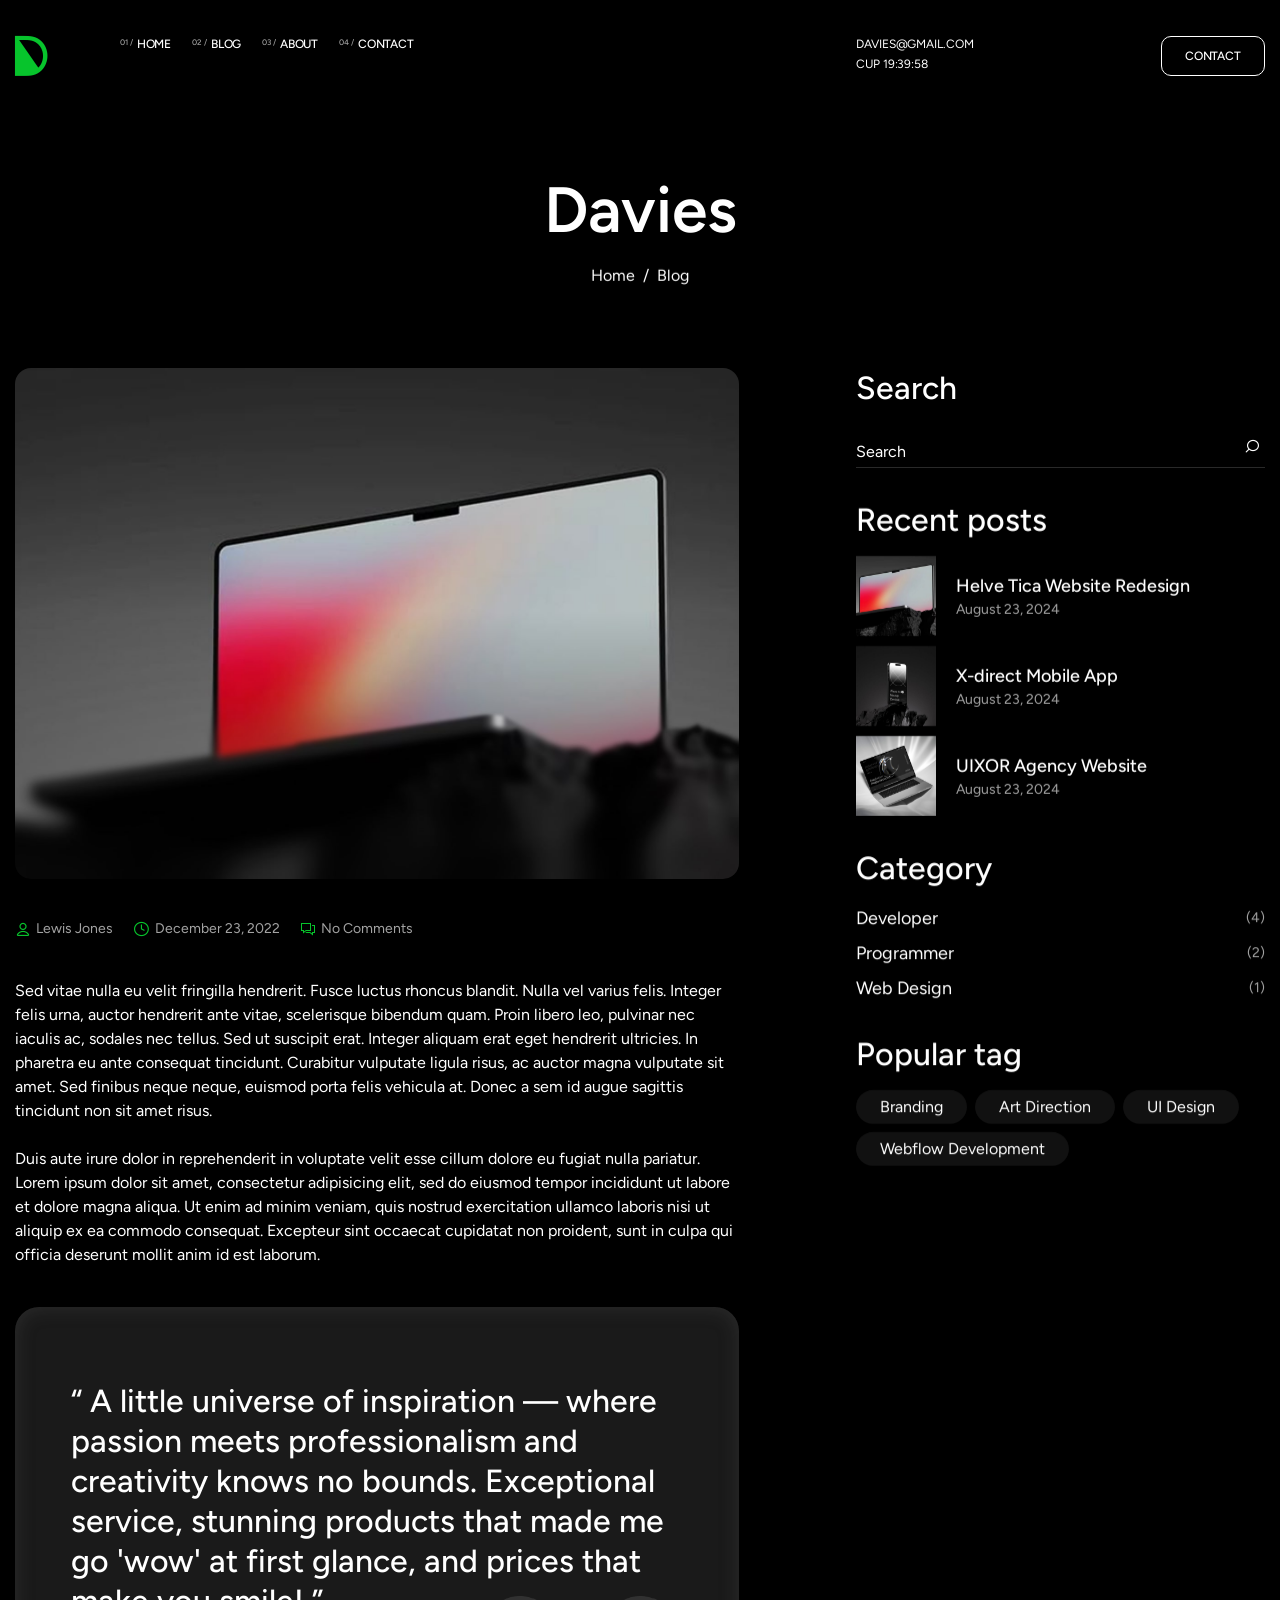
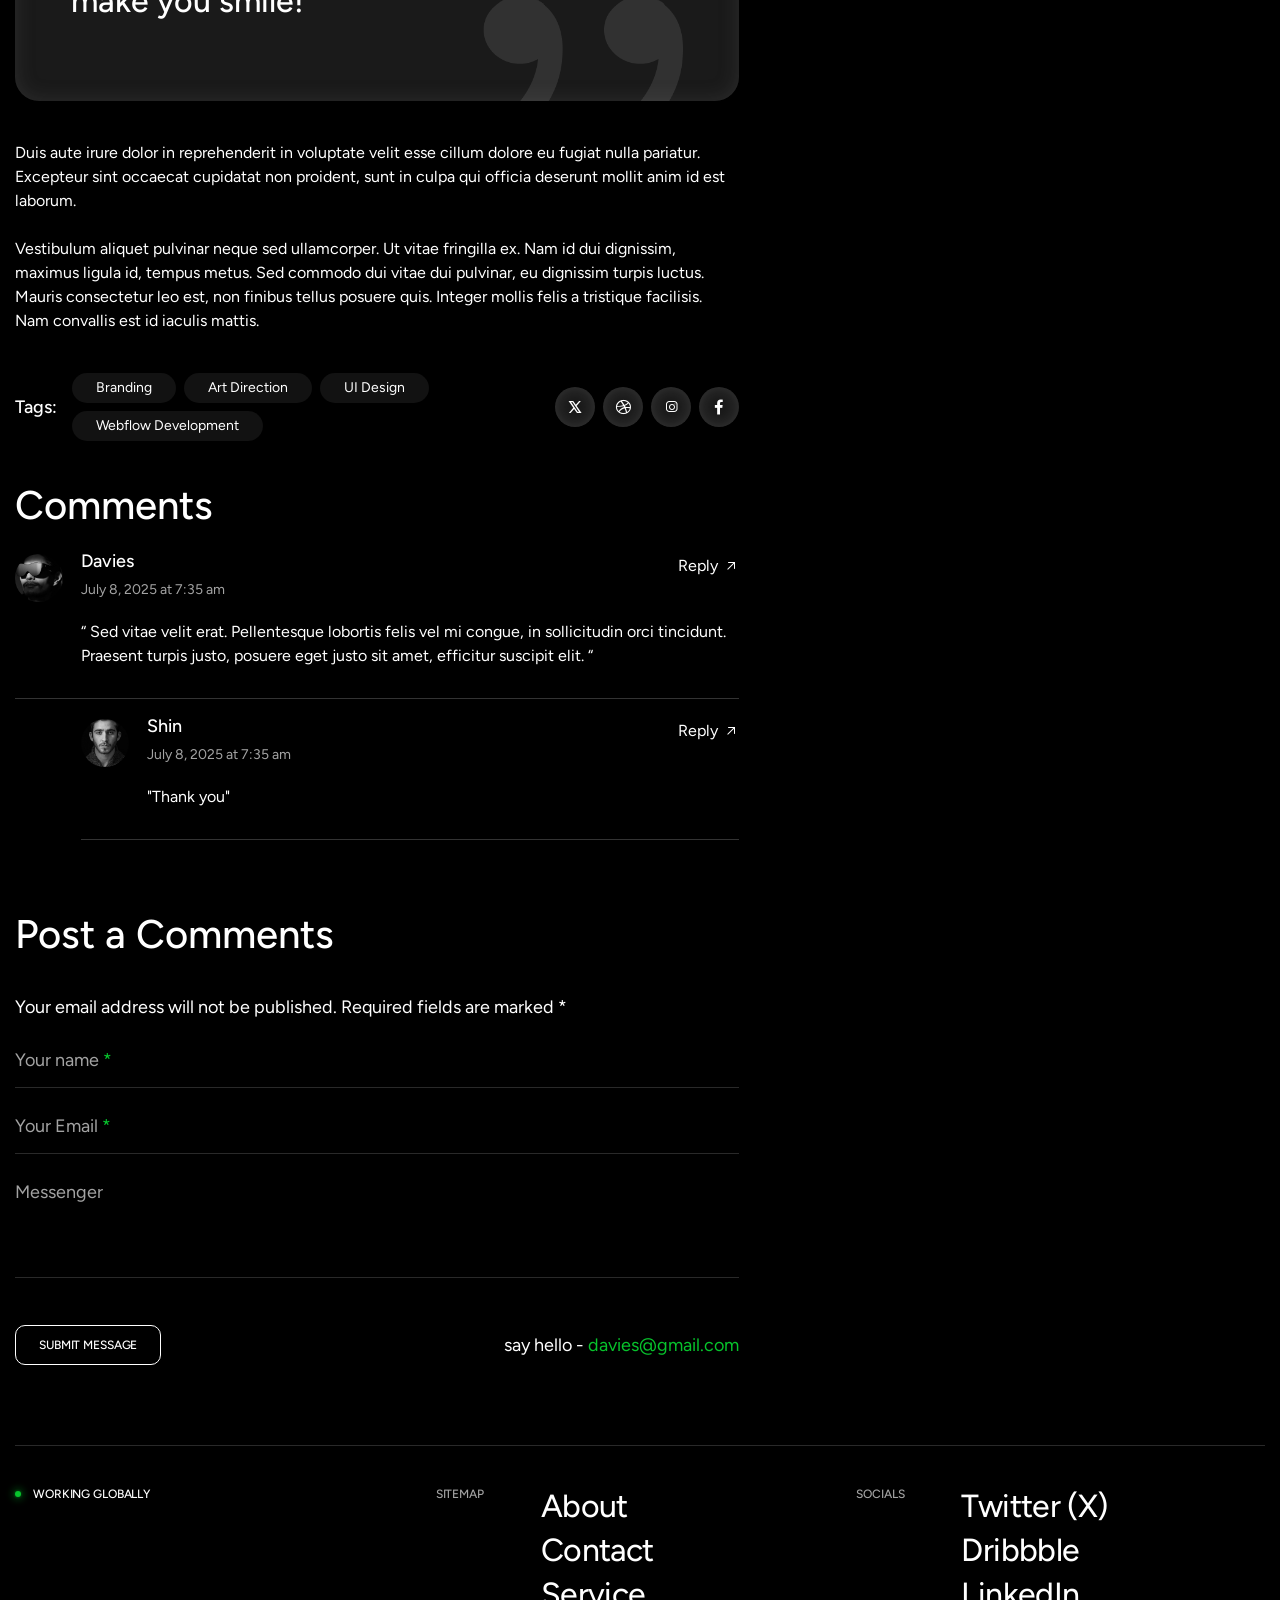
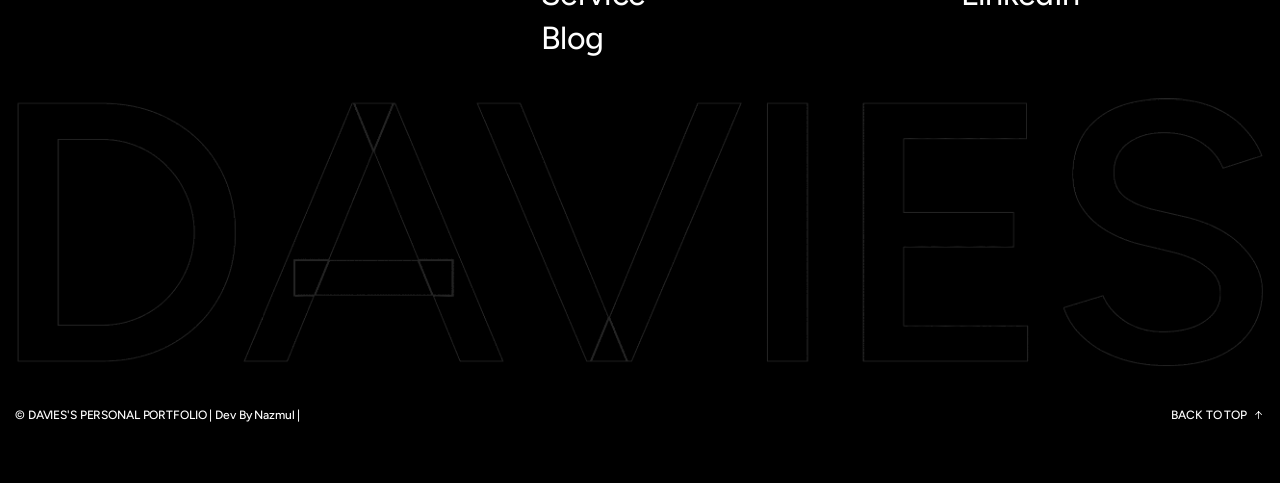
<file: blog-single.html>
<!DOCTYPE html>

<!--[if IE 8]><html class="ie" xmlns="http://www.w3.org/1999/xhtml" xml:lang="en-US" lang="en-US"> <![endif]-->
<!--[if (gte IE 9)|!(IE)]><!-->
<html xmlns="http://www.w3.org/1999/xhtml" xml:lang="en-US" lang="en-US">
<!--<![endif]-->


<head>
    <meta charset="utf-8">
    <title>Davies - Personal Portfolio HTML Template</title>
    <meta name="author" content="themesflat.com">
    <meta name="viewport" content="width=device-width, initial-scale=1, maximum-scale=1">
    <meta name="description"
        content="Davies - Personal Portfolio is a sleek and modern HTML template designed for developers, designers, freelancers, and professionals who want to showcase their work online. Fully responsive, SEO-friendly, and easy to customize, it helps you create a strong personal brand and impress potential clients or employers.">

    <!-- font -->
    <link rel="stylesheet" href="assets/fonts/fonts.css">
    <link rel="stylesheet" href="assets/icon/icomoon/style.css">
    <!-- css -->
    <link rel="stylesheet" href="assets/css/bootstrap.min.css">
    <link rel="stylesheet" href="assets/css/swiper-bundle.min.css">
    <link rel="stylesheet" href="assets/css/animate.css">
    <link rel="stylesheet" href="assets/css/odometer.min.css">
    <link rel="stylesheet" type="text/css" href="assets/css/styles.css">

    <!-- Favicon and Touch Icons  -->
    <link rel="shortcut icon" href="assets/images/logo/favicon.svg">
    <link rel="apple-touch-icon-precomposed" href="assets/images/logo/favicon.svg">
</head>

<body class="counter-scroll">
    <canvas class="cursor-trail d-none d-xl-block" id="trail"></canvas>

    <!-- Scroll Top -->
    <button id="goTop">
        <span class="border-progress"></span>
        <span class="ic-wrap">
            <span class="icon icon-arrow-caret-right"></span>
        </span>
    </button>
    <!-- /Scroll Top -->

    <main id="wrapper">
        <!-- Header -->
        <header class="tf-header m-0">
            <div class="header-inner">
                <div class="container">
                    <div class="row">
                        <div class="col-6 col-md-1">
                            <a href="index.html" class="logo-site">
                                <i class="icon icon-davies-logo"></i>
                            </a>
                        </div>
                        <div class="col-7 d-none d-md-block">
                            <div class="box-navigation">
                                <ul class="nav-menu-main">
                                    <li class="menu-item has-child">
                                        <a href="index.html" class="item-link link text-caption"><span>01 /</span>HOME</a>
                                        <ul class="sub-menu">
                                            <li class="sub-menu-item"><a href="index.html" class="item-link link text-caption">HOME VERSION 1</a></li>
                                            <li class="sub-menu-item"><a href="version-2.html" class="item-link link text-caption">HOME VERSION 2</a></li>
                                        </ul>
                                    </li>
                                    <li class="menu-item has-child">
                                        <a href="#" class="item-link link text-caption"><span>02 /</span>BLOG</a>
                                        <ul class="sub-menu">
                                            <li class="sub-menu-item"><a href="blog-standard.html" class="item-link link text-caption">BLOG
                                                    STANDARD</a></li>
                                            <li class="sub-menu-item"><a href="blog-two-columns.html" class="item-link link text-caption">BLOG GRID
                                                    2</a></li>
                                            <li class="sub-menu-item"><a href="blog-three-columns.html" class="item-link link text-caption">BLOG GRID
                                                    3</a></li>
                                        </ul>
                                    </li>
                                    <li class="menu-item"><a href="index.html" class="item-link link text-caption"><span>03
                                                /</span>ABOUT</a></li>
                                    <li class="menu-item"><a href="index.html" class="item-link link text-caption"><span>04
                                                /</span>CONTACT</a></li>
                                </ul>
                            </div>
                        </div>
                        <div class="col-3 col-md-2 d-none d-sm-block">
                            <div class="header-contact">
                                <a href="mailto:davies@gmail.com" class="link text-caption">DAVIES@GMAIL.COM</a>
                                <p class="text-caption">
                                    CUP <span class="clock"></span>
                                </p>
                            </div>
                        </div>
                        <div class="col-6 col-sm-3 col-md-2 d-flex justify-content-end align-items-start">
                            <a href="#mobileMenu" data-bs-toggle="offcanvas" class="btn-mobile-menu text-caption link d-md-none">
                                <i class="icon icon-menu"></i>
                                MENU
                            </a>
                            <a href="index.html" class="tf-btn d-none d-md-flex">
                                <span class="text-caption">
                                    CONTACT
                                </span>
                            </a>
                        </div>
                    </div>
                </div>
            </div>
        </header>
        <!-- /Header -->
        <div class="section-page-title">
            <div class="container text-center">
                <h1 class="page-title fw-semibold effectFade fadeZoom">Davies</h1>
                <div class="breadcrumbs effectFade fadeUp">
                    <a href="index.html" class="link">Home</a>
                    <div>/</div>
                    <div>Blog</div>
                </div>
            </div>
        </div>
        <!-- Blog With Sidebar -->
        <section class="section-blog flat-spacing">
            <div class="container">
                <div class="row justify-content-between">
                    <div class="col-lg-7">
                        <div class="blog-single-wrap">
                            <div class="image effectFade fadeZoom">
                                <img loading="lazy" width="777" height="548" src="assets/images/blog/blog-4.jpg" alt="Image">
                            </div>
                            <div class="meta-list">
                                <div class="meta-item">
                                    <i class="icon icon-user"></i>
                                    <a href="#" class="link text-body-3 text-white-64">Lewis Jones</a>
                                </div>
                                <div class="meta-item">
                                    <i class="icon icon-clock"></i>
                                    <a href="#" class="link text-body-3 text-white-64">December 23, 2022</a>
                                </div>
                                <div class="meta-item">
                                    <i class="icon icon-dou-comments"></i>
                                    <span class="text-body-3 text-white-64">No Comments</span>
                                </div>
                            </div>
                            <p class="text-body-2">
                                Sed vitae nulla eu velit fringilla hendrerit. Fusce luctus rhoncus blandit. Nulla vel varius felis. Integer felis
                                urna, auctor hendrerit ante vitae, scelerisque bibendum quam. Proin libero leo, pulvinar nec iaculis ac, sodales nec
                                tellus. Sed ut suscipit erat. Integer aliquam erat eget hendrerit ultricies. In pharetra eu ante consequat
                                tincidunt. Curabitur vulputate ligula risus, ac auctor magna vulputate sit amet. Sed finibus neque neque, euismod
                                porta felis vehicula at. Donec a sem id augue sagittis tincidunt non sit amet risus.
                                <br>
                                <br>
                                Duis aute irure dolor in reprehenderit in voluptate velit esse cillum dolore eu fugiat nulla pariatur. Lorem ipsum
                                dolor sit amet, consectetur adipisicing elit, sed do eiusmod tempor incididunt ut labore et dolore magna aliqua. Ut
                                enim ad minim veniam, quis nostrud exercitation ullamco laboris nisi ut aliquip ex ea commodo consequat. Excepteur
                                sint occaecat cupidatat non proident, sunt in culpa qui officia deserunt mollit anim id est laborum.
                                <br>
                            </p>
                            <div class="blockquote-wrap">
                                <h5 class="fw-medium text">“ A little universe of inspiration — where passion meets professionalism and creativity
                                    knows no bounds. Exceptional service, stunning products that made me go 'wow' at first glance, and prices that
                                    make you smile! ”
                                </h5>
                                <img loading="lazy" width="200" height="155" src="assets/images/item/quote.png" alt="Image">
                            </div>
                            <p class="text-body-2">
                                Duis aute irure dolor in reprehenderit in voluptate velit esse cillum dolore eu fugiat nulla pariatur. Excepteur
                                sint occaecat cupidatat non proident, sunt in culpa qui officia deserunt mollit anim id est laborum.
                                <br>
                                <br>
                                Vestibulum aliquet pulvinar neque sed ullamcorper. Ut vitae fringilla ex. Nam id dui dignissim, maximus ligula id,
                                tempus metus. Sed commodo dui vitae dui pulvinar, eu dignissim turpis luctus. Mauris consectetur leo est, non
                                finibus tellus posuere quis. Integer mollis felis a tristique facilisis. Nam convallis est id iaculis mattis.
                            </p>
                            <div class="entry-footer">
                                <div class="tags-links">
                                    <h6 class="text-body-1">Tags:</h6>
                                    <ul class="list-tags flex-wrap">
                                        <li><a class="text-body-3" href="#">Branding</a></li>
                                        <li><a class="text-body-3" href="#">Art Direction</a></li>
                                        <li><a class="text-body-3" href="#">UI Design</a></li>
                                        <li><a class="text-body-3" href="#">Webflow Development</a></li>
                                    </ul>
                                </div>
                                <ul class="social-links justify-content-center">
                                    <li>
                                        <a href="#"><i class="icon icon-twitter"></i></a>
                                    </li>
                                    <li>
                                        <a href="#"><i class="icon icon-dribbble"></i></a>
                                    </li>
                                    <li>
                                        <a href="#"><i class="icon icon-instagram"></i></a>
                                    </li>
                                    <li>
                                        <a href="#"><i class="icon icon-facebook"></i></a>
                                    </li>
                                </ul>
                            </div>
                            <div class="comment-wrap">
                                <h4 class="heading">Comments</h4>
                                <div class="author">
                                    <div class="image">
                                        <img loading="lazy" width="48" height="48" src="assets/images/section/tes-1.jpg" alt="Image">
                                    </div>
                                    <div class="content">
                                        <div class="info">
                                            <h6 class="name text-body-1">
                                                <a class="link" href="#">Davies</a>
                                            </h6>
                                            <p class="time text-body-3 text-white-64">July 8, 2025 at 7:35 am</p>
                                        </div>
                                        <a href="#post-comment" class="reply link">Reply<i class="icon icon-arrow-top-right"></i></a>
                                        <p class="desc">“ Sed vitae velit erat. Pellentesque lobortis felis vel mi congue, in
                                            sollicitudin orci tincidunt. Praesent turpis justo, posuere eget justo sit
                                            amet, efficitur suscipit elit. “</p>
                                    </div>
                                </div>
                                <div class="author type-reply">
                                    <div class="image">
                                        <img loading="lazy" width="48" height="48" src="assets/images/section/tes-2.jpg" alt="Image">
                                    </div>
                                    <div class="content">
                                        <div class="info">
                                            <h6 class="name text-body-1">
                                                <a class="link" href="#">Shin</a>
                                            </h6>
                                            <p class="time text-body-3 text-white-64">July 8, 2025 at 7:35 am</p>
                                        </div>
                                        <a href="#post-comment" class="reply link">Reply<i class="icon icon-arrow-top-right"></i></a>
                                        <p class="desc">"Thank you"</p>
                                    </div>
                                </div>
                            </div>

                            <div class="post-comment" id="post-comment">
                                <h4 class="heading">Post a Comments</h4>
                                <p class="text text-body-1">Your email address will not be published. Required fields are marked *</p>
                                <form class="form-cta style-2">
                                    <div class="form-content">
                                        <fieldset class="tf-field">
                                            <input class="tf-input" type="text" placeholder="" required="">
                                            <label class="tf-lable">Your name <span class="text-primary">*</span></label>
                                        </fieldset>
                                        <fieldset class="tf-field">
                                            <input class="tf-input" type="email" placeholder="" required="">
                                            <label class="tf-lable">Your Email <span class="text-primary">*</span></label>
                                        </fieldset>
                                        <fieldset class="tf-field">
                                            <textarea class="tf-input rounded-0" placeholder="" required=""></textarea>
                                            <label class="tf-lable">Messenger</label>
                                        </fieldset>
                                    </div>
                                    <div class="form-action">
                                        <button type="submit" class="tf-btn">
                                            <span class="text-caption">SUBMIT MESSAGE</span>
                                        </button>
                                        <p class="text-body-1">
                                            say hello - <a href="#" class="text-primary">davies@gmail.com</a>
                                        </p>
                                    </div>
                                </form>
                            </div>
                        </div>
                    </div>
                    <div class="col-lg-4">
                        <div class="blog-sidebar m-lg-0">
                            <div class="sidebar-item effectFade fadeUp no-div">
                                <h5 class="sidebar-title">
                                    Search
                                </h5>
                                <form class="form-search">
                                    <fieldset class="text">
                                        <input type="text" placeholder="Search" class="" name="search" tabindex="0" value="" aria-required="true"
                                            required="">
                                    </fieldset>
                                    <button type="submit" class="link text-white">
                                        <i class="icon icon-search"></i>
                                    </button>
                                </form>
                            </div>
                            <div class="sidebar-item effectFade fadeUp no-div">
                                <h5 class="sidebar-title">
                                    Recent posts
                                </h5>
                                <div class="list-relatest-post">
                                    <div class="relatest-post-item">
                                        <div class="image">
                                            <img loading="lazy" width="80" height="80" src="assets/images/blog/blog-1.jpg" alt="Recenter">
                                        </div>
                                        <div class="content">
                                            <h6 class="title text-body-1">
                                                <a href="blog-single.html" class="link">
                                                    Helve Tica Website Redesign
                                                </a>
                                            </h6>
                                            <p class="time text-body-3 text-white-64">August 23, 2024</p>
                                        </div>
                                    </div>
                                    <div class="relatest-post-item">
                                        <div class="image">
                                            <img loading="lazy" width="80" height="80" src="assets/images/blog/blog-2.jpg" alt="Recenter">
                                        </div>
                                        <div class="content">
                                            <h6 class="title text-body-1">
                                                <a href="blog-single.html" class="link">
                                                    X-direct Mobile App
                                                </a>
                                            </h6>
                                            <p class="time text-body-3 text-white-64">August 23, 2024</p>
                                        </div>
                                    </div>
                                    <div class="relatest-post-item">
                                        <div class="image">
                                            <img loading="lazy" width="80" height="80" src="assets/images/blog/blog-3.jpg" alt="Recenter">
                                        </div>
                                        <div class="content">
                                            <h6 class="title text-body-1">
                                                <a href="blog-single.html" class="link">
                                                    UIXOR Agency Website
                                                </a>
                                            </h6>
                                            <p class="time text-body-3 text-white-64">August 23, 2024</p>
                                        </div>
                                    </div>
                                </div>
                            </div>
                            <div class="sidebar-item effectFade fadeUp no-div">
                                <h5 class="sidebar-title">
                                    Category
                                </h5>
                                <div class="sidebar-categories">
                                    <div class="item">
                                        <a href="#" class="text-body-1 link">Developer</a>
                                        <span class="text-body-3 text-white-64">(4)</span>
                                    </div>
                                    <div class="item">
                                        <a href="#" class="text-body-1 link">Programmer</a>
                                        <span class="text-body-3 text-white-64">(2)</span>
                                    </div>
                                    <div class="item">
                                        <a href="#" class="text-body-1 link">Web Design</a>
                                        <span class="text-body-3 text-white-64">(1)</span>
                                    </div>
                                </div>
                            </div>
                            <div class="sidebar-item effectFade fadeUp no-div">
                                <h5 class="sidebar-title">
                                    Popular tag
                                </h5>
                                <ul class="list-tags">
                                    <li><a class="text-body-2" href="#">Branding</a></li>
                                    <li><a class="text-body-2" href="#">Art Direction</a></li>
                                    <li><a class="text-body-2" href="#">UI Design</a></li>
                                    <li><a class="text-body-2" href="#">Webflow Development</a></li>
                                </ul>
                            </div>
                        </div>
                    </div>
                </div>
            </div>
        </section>
        <!-- /Blog With Sidebar -->
        <!-- Footer -->
        <footer class="tf-footer">
            <div class="container">
                <div class="br-line"></div>
            </div>
            <div class="footer-inner">
                <div class="container">
                    <div class="row">
                        <div class="col-md-4">
                            <p class="title text-has-dot text-caption fw-medium mb-md-0">
                                <span class="br-dot"></span>
                                WORKING GLOBALLY
                            </p>
                        </div>
                        <div class="col-6 col-sm-2 col-md-1">
                            <p class="footer-heading text-caption fw-medium text-white-64">
                                SITEMAP
                            </p>
                        </div>
                        <div class="col-6 col-sm-4 col-md-3">
                            <ul class="footer-menu-list mb-sm-0">
                                <li><a href="index.html" class="link letter-space--2 h5">About</a></li>
                                <li><a href="index.html" class="link letter-space--2 h5">Contact</a></li>
                                <li><a href="index.html" class="link letter-space--2 h5">Service</a></li>
                                <li><a href="blog-standard.html" class="link letter-space--2 h5">Blog</a></li>
                            </ul>
                        </div>
                        <div class="col-6 col-sm-2 col-md-1">
                            <p class="footer-heading text-caption fw-medium text-white-64">
                                SOCIALS
                            </p>
                        </div>
                        <div class="col-6 col-sm-4 col-md-3">
                            <ul class="footer-menu-list mb-0">
                                <li><a href="#" class="link letter-space--2 h5">Twitter (X)</a></li>
                                <li><a href="#" class="link letter-space--2 h5">Dribbble</a></li>
                                <li><a href="#" class="link letter-space--2 h5">LinkedIn</a></li>
                            </ul>
                        </div>
                    </div>
                </div>
            </div>
            <div class="footer-bottom">
                <div class="container">
                    <div class="img-agency">
                        <img class="effectFade fadeZoom" loading="lazy" width="1293" height="269" src="assets/images/logo/agency.png" alt="Image">
                    </div>
                    <div class="bottom">
                        <p class="text-nocopy text-caption fw-medium letter-space--1">
                            © DAVIES'S PERSONAL PORTFOLIO | Dev By Nazmul |
                        </p>

                        <a href="#" class="action-go-top tf-link-icon link text-caption fw-medium letter-space--1">
                            BACK TO TOP
                            <i class="icon icon-arrow-long-right"></i>
                        </a>
                    </div>
                </div>
            </div>
        </footer>
        <!-- /Footer -->
    </main>
    <!-- Mobile Menu -->
    <div class="offcanvas offcanvas-bottom offcanvas-menu" id="mobileMenu">
        <div class="offcanvas-content">
            <div class="container h-100">
                <div class="offcanvas-content_wrapin">
                    <div class="canvas_head">
                        <a href="index.html" class="logo-site">
                            <i class="icon icon-davies-logo"></i>
                        </a>
                        <a href="#" data-bs-dismiss="offcanvas" class="btn-mobile-menu text-caption link">
                            <i class="icon icon-close"></i>
                            CLOSE
                        </a>
                    </div>
                    <div class="canvas_center">
                        <ul class="nav-ul-mb">
                            <li>
                                <div class="item">
                                    <a href="index.html" class="mb-menu-link text-display-1">
                                        <span class="text">Home</span>
                                        <div class="infiniteSlide_text_main">
                                            <div class="infiniteSlide infiniteSlide_text" data-clone="5">
                                                <p class="text-body-2 letter-space--1">
                                                    <span class="text-primary">//</span> View Home
                                                </p>
                                                <p class="text-body-2 letter-space--1">
                                                    <span class="text-primary">//</span> View Home
                                                </p>
                                                <p class="text-body-2 letter-space--1">
                                                    <span class="text-primary">//</span> View Home
                                                </p>
                                            </div>
                                        </div>
                                    </a>
                                </div>
                            </li>
                            <li>
                                <div class="item">
                                    <div class="has-sub-menu">
                                        <a href="#dropdown-menu-1" class="mb-menu-link text-display-1 collapsed" data-bs-toggle="collapse"
                                            aria-expanded="false" aria-controls="dropdown-menu-1">
                                            <span class="text">Blog</span>
                                            <div class="infiniteSlide_text_main">
                                                <div class="infiniteSlide infiniteSlide_text" data-clone="5">
                                                    <p class="text-body-2 letter-space--1">
                                                        <span class="text-primary">//</span> View Blog
                                                    </p>
                                                    <p class="text-body-2 letter-space--1">
                                                        <span class="text-primary">//</span> View Blog
                                                    </p>
                                                    <p class="text-body-2 letter-space--1">
                                                        <span class="text-primary">//</span> View Blog
                                                    </p>
                                                </div>
                                            </div>
                                        </a>
                                        <div id="dropdown-menu-1" class="collapse">
                                            <ul class="sub-nav-menu">
                                                <li><a href="blog-standard.html" class="sub-nav-link">Blog Standard</a></li>
                                                <li><a href="blog-two-columns.html" class="sub-nav-link">Blog Grid 2</a></li>
                                                <li><a href="blog-three-columns.html" class="sub-nav-link">Blog Grid 3</a></li>
                                            </ul>
                                        </div>
                                    </div>
                                </div>
                            </li>
                            <li>
                                <div class="item">
                                    <a href="index.html" class="mb-menu-link text-display-1">
                                        <span class="text">About</span>
                                        <div class="infiniteSlide_text_main">
                                            <div class="infiniteSlide infiniteSlide_text" data-clone="5">
                                                <p class="text-body-2 letter-space--1">
                                                    <span class="text-primary">//</span> View About
                                                </p>
                                                <p class="text-body-2 letter-space--1">
                                                    <span class="text-primary">//</span> View About
                                                </p>
                                                <p class="text-body-2 letter-space--1">
                                                    <span class="text-primary">//</span> View About
                                                </p>
                                            </div>
                                        </div>
                                    </a>
                                </div>
                            </li>
                            <li>
                                <div class="item">
                                    <a href="index.html" class="mb-menu-link text-display-1">
                                        <span class="text">Contact</span>
                                        <div class="infiniteSlide_text_main">
                                            <div class="infiniteSlide infiniteSlide_text" data-clone="5">
                                                <p class="text-body-2 letter-space--1">
                                                    <span class="text-primary">//</span> View Contact
                                                </p>
                                                <p class="text-body-2 letter-space--1">
                                                    <span class="text-primary">//</span> View Contact
                                                </p>
                                                <p class="text-body-2 letter-space--1">
                                                    <span class="text-primary">//</span> View Contact
                                                </p>
                                            </div>
                                        </div>
                                    </a>
                                </div>
                            </li>
                        </ul>
                    </div>
                    <div class="canvas_foot">
                        <div class="left">
                            <a href="mailto:davies@gmail.com" class="link text-caption">DAVIES@GMAIL.COM</a>
                            <p class="text-caption">
                                CUP <span class="clock"></span>
                            </p>
                        </div>
                        <div class="right">
                            <a href="#" class="tf-link-icon text-caption link">
                                <i class="icon icon-arrow-top-right"></i>
                                TWITTER (X)
                            </a>
                            <a href="#" class="tf-link-icon text-caption link">
                                <i class="icon icon-arrow-top-right"></i>
                                DRIBBBLE
                            </a>
                            <a href="#" class="tf-link-icon text-caption link">
                                <i class="icon icon-arrow-top-right"></i>
                                LINKEDIN
                            </a>
                        </div>
                    </div>
                </div>
            </div>
        </div>
    </div>
    <!-- /Mobile Menu -->
    <!-- Left Bar -->
    <!-- <div class="tf-left-bar">
        <a class="btn-setting-color" data-bs-toggle="offcanvas" href="#settingColorMenu"><i class="icon-gear"></i></a>
    </div> -->
    <!-- Setting Color -->
    <div class="offcanvas offcanvas-end offcanvas-color" id="settingColorMenu">
        <div class="offcanvas-content">
            <span class="icon-close-popup" data-bs-dismiss="offcanvas">
                <i class="icon-close"></i>
            </span>
            <div class="canvas-header">
                <h3 class="fw-semibold">Configuration</h3>
            </div>
            <div class="canvas-body">
                <h6 class="title fw-semibold">COLORS</h6>
                <div class="settings-color list-choose">
                    <button type="button" class="choose-item link-no-action active"></button>
                    <button type="button" class="choose-item link-no-action"></button>
                    <button type="button" class="choose-item link-no-action"></button>
                    <button type="button" class="choose-item link-no-action"></button>
                    <button type="button" class="choose-item link-no-action"></button>
                    <button type="button" class="choose-item link-no-action"></button>
                    <button type="button" class="choose-item link-no-action"></button>
                    <button type="button" class="choose-item link-no-action"></button>
                </div>
            </div>
        </div>
    </div>
    <!-- /Setting Color -->
    <!-- Javascript -->
    <script src="assets/js/bootstrap.min.js"></script>
    <script src="assets/js/jquery.min.js"></script>
    <script src="assets/js/swiper-bundle.min.js"></script>
    <script src="assets/js/carousel.js"></script>

    <script src="assets/js/infinityslide.js"></script>
    <script src="assets/js/ScrollSmooth.js"></script>
    <script src="assets/js/gsap.min.js"></script>
    <script src="assets/js/gsapAnimation.js"></script>
    <script src="assets/js/SplitText.min.js"></script>
    <script src="assets/js/ScrollTrigger.min.js"></script>
    <script src="assets/js/odometer.min.js"></script>
    <script src="assets/js/jquery.nice-select.min.js"></script>
    <script src="assets/js/main.js"></script>
</body>


</html>
</file>
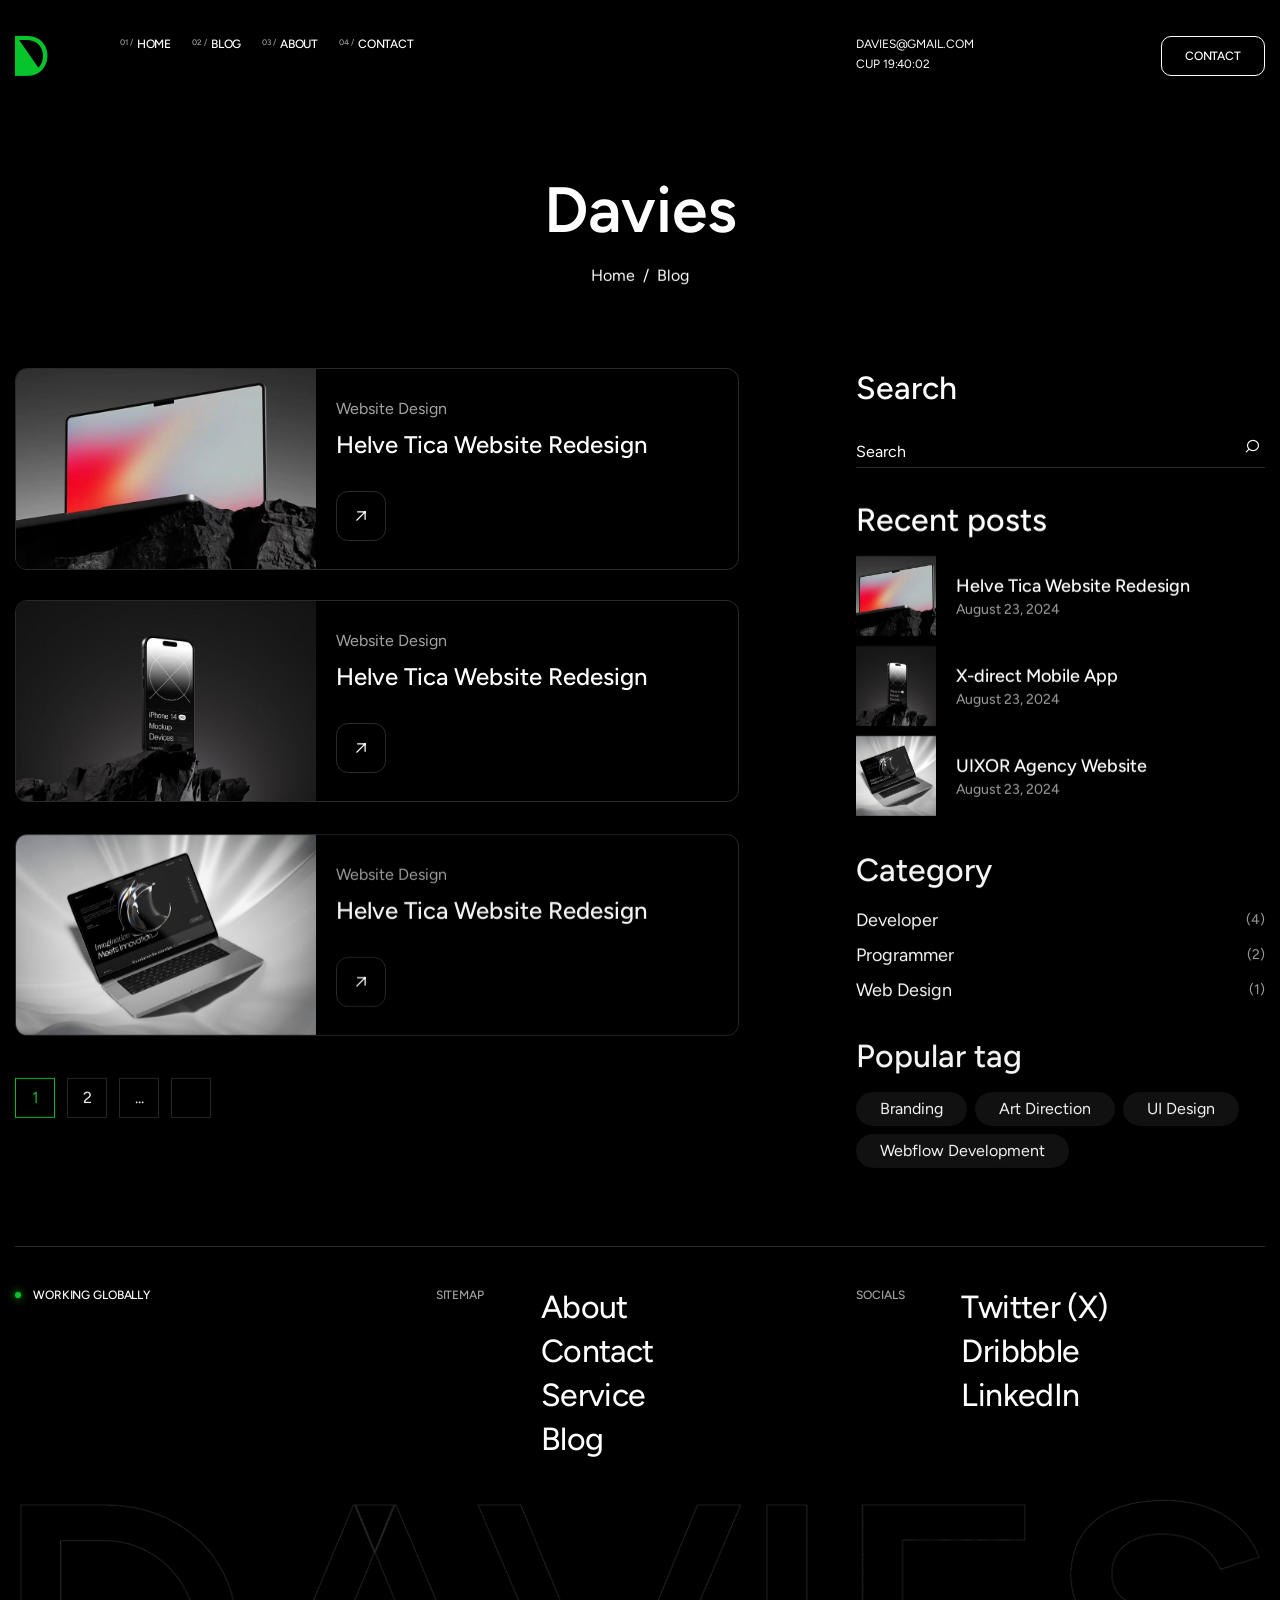
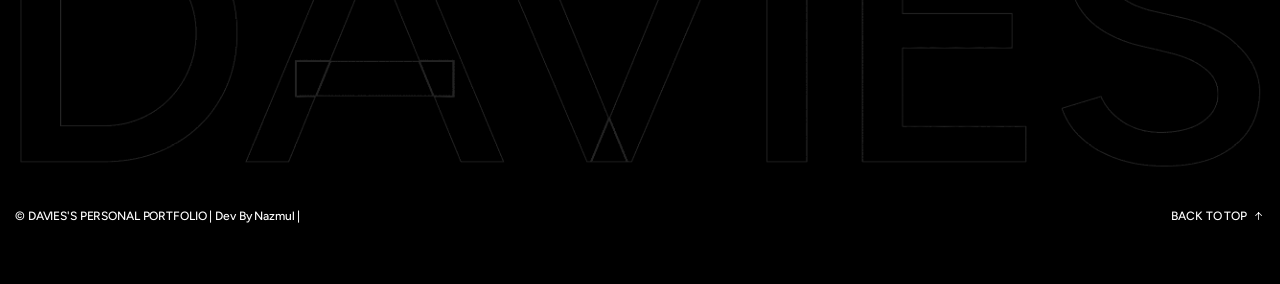
<file: blog-standard.html>
<!DOCTYPE html>

<!--[if IE 8]><html class="ie" xmlns="http://www.w3.org/1999/xhtml" xml:lang="en-US" lang="en-US"> <![endif]-->
<!--[if (gte IE 9)|!(IE)]><!-->
<html xmlns="http://www.w3.org/1999/xhtml" xml:lang="en-US" lang="en-US">
<!--<![endif]-->


<head>
    <meta charset="utf-8">
    <title>Davies - Personal Portfolio HTML Template</title>
    <meta name="author" content="themesflat.com">
    <meta name="viewport" content="width=device-width, initial-scale=1, maximum-scale=1">
    <meta name="description"
        content="Davies - Personal Portfolio is a sleek and modern HTML template designed for developers, designers, freelancers, and professionals who want to showcase their work online. Fully responsive, SEO-friendly, and easy to customize, it helps you create a strong personal brand and impress potential clients or employers.">

    <!-- font -->
    <link rel="stylesheet" href="assets/fonts/fonts.css">
    <link rel="stylesheet" href="assets/icon/icomoon/style.css">
    <!-- css -->
    <link rel="stylesheet" href="assets/css/bootstrap.min.css">
    <link rel="stylesheet" href="assets/css/swiper-bundle.min.css">
    <link rel="stylesheet" href="assets/css/animate.css">
    <link rel="stylesheet" href="assets/css/odometer.min.css">
    <link rel="stylesheet" type="text/css" href="assets/css/styles.css">

    <!-- Favicon and Touch Icons  -->
    <link rel="shortcut icon" href="assets/images/logo/favicon.svg">
    <link rel="apple-touch-icon-precomposed" href="assets/images/logo/favicon.svg">
</head>

<body class="counter-scroll">
    <canvas class="cursor-trail d-none d-xl-block" id="trail"></canvas>

    <!-- Scroll Top -->
    <button id="goTop">
        <span class="border-progress"></span>
        <span class="ic-wrap">
            <span class="icon icon-arrow-caret-right"></span>
        </span>
    </button>
    <!-- /Scroll Top -->

    <main id="wrapper">
        <!-- Header -->
        <header class="tf-header m-0">
            <div class="header-inner">
                <div class="container">
                    <div class="row">
                        <div class="col-6 col-md-1">
                            <a href="index.html" class="logo-site">
                                <i class="icon icon-davies-logo"></i>
                            </a>
                        </div>
                        <div class="col-7 d-none d-md-block">
                            <div class="box-navigation">
                                <ul class="nav-menu-main">
                                    <li class="menu-item has-child">
                                        <a href="index.html" class="item-link link text-caption"><span>01 /</span>HOME</a>
                                        <ul class="sub-menu">
                                            <li class="sub-menu-item"><a href="index.html" class="item-link link text-caption">HOME VERSION 1</a></li>
                                            <li class="sub-menu-item"><a href="version-2.html" class="item-link link text-caption">HOME VERSION 2</a></li>
                                        </ul>
                                    </li>
                                    <li class="menu-item has-child">
                                        <a href="#" class="item-link link text-caption"><span>02 /</span>BLOG</a>
                                        <ul class="sub-menu">
                                            <li class="sub-menu-item"><a href="blog-standard.html" class="item-link link text-caption">BLOG
                                                    STANDARD</a></li>
                                            <li class="sub-menu-item"><a href="blog-two-columns.html" class="item-link link text-caption">BLOG GRID
                                                    2</a></li>
                                            <li class="sub-menu-item"><a href="blog-three-columns.html" class="item-link link text-caption">BLOG GRID
                                                    3</a></li>
                                        </ul>
                                    </li>
                                    <li class="menu-item"><a href="index.html" class="item-link link text-caption"><span>03
                                                /</span>ABOUT</a></li>
                                    <li class="menu-item"><a href="index.html" class="item-link link text-caption"><span>04
                                                /</span>CONTACT</a></li>
                                </ul>
                            </div>
                        </div>
                        <div class="col-3 col-md-2 d-none d-sm-block">
                            <div class="header-contact">
                                <a href="mailto:davies@gmail.com" class="link text-caption">DAVIES@GMAIL.COM</a>
                                <p class="text-caption">
                                    CUP <span class="clock"></span>
                                </p>
                            </div>
                        </div>
                        <div class="col-6 col-sm-3 col-md-2 d-flex justify-content-end align-items-start">
                            <a href="#mobileMenu" data-bs-toggle="offcanvas" class="btn-mobile-menu text-caption link d-md-none">
                                <i class="icon icon-menu"></i>
                                MENU
                            </a>
                            <a href="index.html" class="tf-btn d-none d-md-flex">
                                <span class="text-caption">
                                    CONTACT
                                </span>
                            </a>
                        </div>
                    </div>
                </div>
            </div>
        </header>
        <!-- /Header -->
        <div class="section-page-title">
            <div class="container text-center">
                <h1 class="page-title fw-semibold effectFade fadeZoom">Davies</h1>
                <div class="breadcrumbs effectFade fadeUp">
                    <a href="index.html" class="link">Home</a>
                    <div>/</div>
                    <div>Blog</div>
                </div>
            </div>
        </div>
        <!-- Blog With Sidebar -->
        <section class="section-blog flat-spacing">
            <div class="container">
                <div class="row justify-content-between">
                    <div class="col-lg-7">
                        <div class="tf-grid-layout">
                            <div class="article-blog style-horizontal hover-img effectFade fadeUp no-div">
                                <a href="blog-single.html" class="blog-image img-style">
                                    <img loading="lazy" width="426" height="307" src="assets/images/blog/blog-1.jpg" alt="Image">
                                </a>
                                <div class="blog-content">
                                    <div class="infor">
                                        <p class="infor_sub text-white-64">
                                            Website Design
                                        </p>
                                        <h6>
                                            <a href="blog-single.html" class="link infor_name">
                                                Helve Tica Website Redesign
                                            </a>
                                        </h6>
                                    </div>
                                    <a href="blog-single.html" class="btn-action">
                                        <i class="icon icon-arrow-top-right"></i>
                                    </a>
                                </div>
                            </div>
                            <div class="article-blog style-horizontal hover-img effectFade fadeUp no-div">
                                <a href="blog-single.html" class="blog-image img-style">
                                    <img loading="lazy" width="426" height="307" src="assets/images/blog/blog-2.jpg" alt="Image">
                                </a>
                                <div class="blog-content">
                                    <div class="infor">
                                        <p class="infor_sub text-white-64">
                                            Website Design
                                        </p>
                                        <h6>
                                            <a href="blog-single.html" class="link infor_name">
                                                Helve Tica Website Redesign
                                            </a>
                                        </h6>
                                    </div>
                                    <a href="blog-single.html" class="btn-action">
                                        <i class="icon icon-arrow-top-right"></i>
                                    </a>
                                </div>
                            </div>
                            <div class="article-blog style-horizontal hover-img effectFade fadeUp no-div">
                                <a href="blog-single.html" class="blog-image img-style">
                                    <img loading="lazy" width="426" height="307" src="assets/images/blog/blog-3.jpg" alt="Image">
                                </a>
                                <div class="blog-content">
                                    <div class="infor">
                                        <p class="infor_sub text-white-64">
                                            Website Design
                                        </p>
                                        <h6>
                                            <a href="blog-single.html" class="link infor_name">
                                                Helve Tica Website Redesign
                                            </a>
                                        </h6>
                                    </div>
                                    <a href="blog-single.html" class="btn-action">
                                        <i class="icon icon-arrow-top-right"></i>
                                    </a>
                                </div>
                            </div>
                            <div class="wd-full effectFade fadeUp no-div">
                                <ul class="wg-pagination">
                                    <li>
                                        <a href="#" class="pagination-item active">1</a>
                                    </li>
                                    <li>
                                        <a href="#" class="pagination-item">2</a>
                                    </li>
                                    <li>
                                        <a href="#" class="pagination-item">...</a>
                                    </li>
                                    <li>
                                        <a href="#" class="pagination-item"><i class="icon icon-angle-right-solid"></i></a>
                                    </li>
                                </ul>
                            </div>
                        </div>
                    </div>
                    <div class="col-lg-4">
                        <div class="blog-sidebar m-lg-0">
                            <div class="sidebar-item effectFade fadeUp no-div">
                                <h5 class="sidebar-title">
                                    Search
                                </h5>
                                <form class="form-search">
                                    <fieldset class="text">
                                        <input type="text" placeholder="Search" class="" name="search" tabindex="0" value="" aria-required="true"
                                            required="">
                                    </fieldset>
                                    <button type="submit" class="link text-white">
                                        <i class="icon icon-search"></i>
                                    </button>
                                </form>
                            </div>
                            <div class="sidebar-item effectFade fadeUp no-div">
                                <h5 class="sidebar-title">
                                    Recent posts
                                </h5>
                                <div class="list-relatest-post">
                                    <div class="relatest-post-item">
                                        <div class="image">
                                            <img loading="lazy" width="80" height="80" src="assets/images/blog/blog-1.jpg" alt="Recenter">
                                        </div>
                                        <div class="content">
                                            <h6 class="title text-body-1">
                                                <a href="blog-single.html" class="link">
                                                    Helve Tica Website Redesign
                                                </a>
                                            </h6>
                                            <p class="time text-body-3 text-white-64">August 23, 2024</p>
                                        </div>
                                    </div>
                                    <div class="relatest-post-item">
                                        <div class="image">
                                            <img loading="lazy" width="80" height="80" src="assets/images/blog/blog-2.jpg" alt="Recenter">
                                        </div>
                                        <div class="content">
                                            <h6 class="title text-body-1">
                                                <a href="blog-single.html" class="link">
                                                    X-direct Mobile App
                                                </a>
                                            </h6>
                                            <p class="time text-body-3 text-white-64">August 23, 2024</p>
                                        </div>
                                    </div>
                                    <div class="relatest-post-item">
                                        <div class="image">
                                            <img loading="lazy" width="80" height="80" src="assets/images/blog/blog-3.jpg" alt="Recenter">
                                        </div>
                                        <div class="content">
                                            <h6 class="title text-body-1">
                                                <a href="blog-single.html" class="link">
                                                    UIXOR Agency Website
                                                </a>
                                            </h6>
                                            <p class="time text-body-3 text-white-64">August 23, 2024</p>
                                        </div>
                                    </div>
                                </div>
                            </div>
                            <div class="sidebar-item effectFade fadeUp no-div">
                                <h5 class="sidebar-title">
                                    Category
                                </h5>
                                <div class="sidebar-categories">
                                    <div class="item">
                                        <a href="#" class="text-body-1 link">Developer</a>
                                        <span class="text-body-3 text-white-64">(4)</span>
                                    </div>
                                    <div class="item">
                                        <a href="#" class="text-body-1 link">Programmer</a>
                                        <span class="text-body-3 text-white-64">(2)</span>
                                    </div>
                                    <div class="item">
                                        <a href="#" class="text-body-1 link">Web Design</a>
                                        <span class="text-body-3 text-white-64">(1)</span>
                                    </div>
                                </div>
                            </div>
                            <div class="sidebar-item effectFade fadeUp no-div">
                                <h5 class="sidebar-title">
                                    Popular tag
                                </h5>
                                <ul class="list-tags">
                                    <li><a class="text-body-2" href="#">Branding</a></li>
                                    <li><a class="text-body-2" href="#">Art Direction</a></li>
                                    <li><a class="text-body-2" href="#">UI Design</a></li>
                                    <li><a class="text-body-2" href="#">Webflow Development</a></li>
                                </ul>
                            </div>
                        </div>
                    </div>
                </div>
            </div>
        </section>
        <!-- /Blog With Sidebar -->
        <!-- Footer -->
        <footer class="tf-footer">
            <div class="container">
                <div class="br-line"></div>
            </div>
            <div class="footer-inner">
                <div class="container">
                    <div class="row">
                        <div class="col-md-4">
                            <p class="title text-has-dot text-caption fw-medium mb-md-0">
                                <span class="br-dot"></span>
                                WORKING GLOBALLY
                            </p>
                        </div>
                        <div class="col-6 col-sm-2 col-md-1">
                            <p class="footer-heading text-caption fw-medium text-white-64">
                                SITEMAP
                            </p>
                        </div>
                        <div class="col-6 col-sm-4 col-md-3">
                            <ul class="footer-menu-list mb-sm-0">
                                <li><a href="index.html" class="link letter-space--2 h5">About</a></li>
                                <li><a href="index.html" class="link letter-space--2 h5">Contact</a></li>
                                <li><a href="index.html" class="link letter-space--2 h5">Service</a></li>
                                <li><a href="blog-standard.html" class="link letter-space--2 h5">Blog</a></li>
                            </ul>
                        </div>
                        <div class="col-6 col-sm-2 col-md-1">
                            <p class="footer-heading text-caption fw-medium text-white-64">
                                SOCIALS
                            </p>
                        </div>
                        <div class="col-6 col-sm-4 col-md-3">
                            <ul class="footer-menu-list mb-0">
                                <li><a href="#" class="link letter-space--2 h5">Twitter (X)</a></li>
                                <li><a href="#" class="link letter-space--2 h5">Dribbble</a></li>
                                <li><a href="#" class="link letter-space--2 h5">LinkedIn</a></li>
                            </ul>
                        </div>
                    </div>
                </div>
            </div>
            <div class="footer-bottom">
                <div class="container">
                    <div class="img-agency">
                        <img class="effectFade fadeZoom" loading="lazy" width="1293" height="269" src="assets/images/logo/agency.png" alt="Image">
                    </div>
                    <div class="bottom">
                        <p class="text-nocopy text-caption fw-medium letter-space--1">
                            © DAVIES'S PERSONAL PORTFOLIO | Dev By Nazmul |
                        </p>

                        <a href="#" class="action-go-top tf-link-icon link text-caption fw-medium letter-space--1">
                            BACK TO TOP
                            <i class="icon icon-arrow-long-right"></i>
                        </a>
                    </div>
                </div>
            </div>
        </footer>
        <!-- /Footer -->
    </main>
    <!-- Mobile Menu -->
    <div class="offcanvas offcanvas-bottom offcanvas-menu" id="mobileMenu">
        <div class="offcanvas-content">
            <div class="container h-100">
                <div class="offcanvas-content_wrapin">
                    <div class="canvas_head">
                        <a href="index.html" class="logo-site">
                            <i class="icon icon-davies-logo"></i>
                        </a>
                        <a href="#" data-bs-dismiss="offcanvas" class="btn-mobile-menu text-caption link">
                            <i class="icon icon-close"></i>
                            CLOSE
                        </a>
                    </div>
                    <div class="canvas_center">
                        <ul class="nav-ul-mb">
                            <li>
                                <div class="item">
                                    <a href="index.html" class="mb-menu-link text-display-1">
                                        <span class="text">Home</span>
                                        <div class="infiniteSlide_text_main">
                                            <div class="infiniteSlide infiniteSlide_text" data-clone="5">
                                                <p class="text-body-2 letter-space--1">
                                                    <span class="text-primary">//</span> View Home
                                                </p>
                                                <p class="text-body-2 letter-space--1">
                                                    <span class="text-primary">//</span> View Home
                                                </p>
                                                <p class="text-body-2 letter-space--1">
                                                    <span class="text-primary">//</span> View Home
                                                </p>
                                            </div>
                                        </div>
                                    </a>
                                </div>
                            </li>
                            <li>
                                <div class="item">
                                    <div class="has-sub-menu">
                                        <a href="#dropdown-menu-1" class="mb-menu-link text-display-1 collapsed" data-bs-toggle="collapse"
                                            aria-expanded="false" aria-controls="dropdown-menu-1">
                                            <span class="text">Blog</span>
                                            <div class="infiniteSlide_text_main">
                                                <div class="infiniteSlide infiniteSlide_text" data-clone="5">
                                                    <p class="text-body-2 letter-space--1">
                                                        <span class="text-primary">//</span> View Blog
                                                    </p>
                                                    <p class="text-body-2 letter-space--1">
                                                        <span class="text-primary">//</span> View Blog
                                                    </p>
                                                    <p class="text-body-2 letter-space--1">
                                                        <span class="text-primary">//</span> View Blog
                                                    </p>
                                                </div>
                                            </div>
                                        </a>
                                        <div id="dropdown-menu-1" class="collapse">
                                            <ul class="sub-nav-menu">
                                                <li><a href="blog-standard.html" class="sub-nav-link">Blog Standard</a></li>
                                                <li><a href="blog-two-columns.html" class="sub-nav-link">Blog Grid 2</a></li>
                                                <li><a href="blog-three-columns.html" class="sub-nav-link">Blog Grid 3</a></li>
                                            </ul>
                                        </div>
                                    </div>
                                </div>
                            </li>
                            <li>
                                <div class="item">
                                    <a href="index.html" class="mb-menu-link text-display-1">
                                        <span class="text">About</span>
                                        <div class="infiniteSlide_text_main">
                                            <div class="infiniteSlide infiniteSlide_text" data-clone="5">
                                                <p class="text-body-2 letter-space--1">
                                                    <span class="text-primary">//</span> View About
                                                </p>
                                                <p class="text-body-2 letter-space--1">
                                                    <span class="text-primary">//</span> View About
                                                </p>
                                                <p class="text-body-2 letter-space--1">
                                                    <span class="text-primary">//</span> View About
                                                </p>
                                            </div>
                                        </div>
                                    </a>
                                </div>
                            </li>
                            <li>
                                <div class="item">
                                    <a href="index.html" class="mb-menu-link text-display-1">
                                        <span class="text">Contact</span>
                                        <div class="infiniteSlide_text_main">
                                            <div class="infiniteSlide infiniteSlide_text" data-clone="5">
                                                <p class="text-body-2 letter-space--1">
                                                    <span class="text-primary">//</span> View Contact
                                                </p>
                                                <p class="text-body-2 letter-space--1">
                                                    <span class="text-primary">//</span> View Contact
                                                </p>
                                                <p class="text-body-2 letter-space--1">
                                                    <span class="text-primary">//</span> View Contact
                                                </p>
                                            </div>
                                        </div>
                                    </a>
                                </div>
                            </li>
                        </ul>
                    </div>
                    <div class="canvas_foot">
                        <div class="left">
                            <a href="mailto:davies@gmail.com" class="link text-caption">DAVIES@GMAIL.COM</a>
                            <p class="text-caption">
                                CUP <span class="clock"></span>
                            </p>
                        </div>
                        <div class="right">
                            <a href="#" class="tf-link-icon text-caption link">
                                <i class="icon icon-arrow-top-right"></i>
                                TWITTER (X)
                            </a>
                            <a href="#" class="tf-link-icon text-caption link">
                                <i class="icon icon-arrow-top-right"></i>
                                DRIBBBLE
                            </a>
                            <a href="#" class="tf-link-icon text-caption link">
                                <i class="icon icon-arrow-top-right"></i>
                                LINKEDIN
                            </a>
                        </div>
                    </div>
                </div>
            </div>
        </div>
    </div>
    <!-- /Mobile Menu -->
    <!-- Left Bar -->
    <!-- <div class="tf-left-bar">
        <a class="btn-setting-color" data-bs-toggle="offcanvas" href="#settingColorMenu"><i class="icon-gear"></i></a>
    </div> -->
    <!-- Setting Color -->
    <div class="offcanvas offcanvas-end offcanvas-color" id="settingColorMenu">
        <div class="offcanvas-content">
            <span class="icon-close-popup" data-bs-dismiss="offcanvas">
                <i class="icon-close"></i>
            </span>
            <div class="canvas-header">
                <h3 class="fw-semibold">Configuration</h3>
            </div>
            <div class="canvas-body">
                <h6 class="title fw-semibold">COLORS</h6>
                <div class="settings-color list-choose">
                    <button type="button" class="choose-item link-no-action active"></button>
                    <button type="button" class="choose-item link-no-action"></button>
                    <button type="button" class="choose-item link-no-action"></button>
                    <button type="button" class="choose-item link-no-action"></button>
                    <button type="button" class="choose-item link-no-action"></button>
                    <button type="button" class="choose-item link-no-action"></button>
                    <button type="button" class="choose-item link-no-action"></button>
                    <button type="button" class="choose-item link-no-action"></button>
                </div>
            </div>
        </div>
    </div>
    <!-- /Setting Color -->
    <!-- Javascript -->
    <script src="assets/js/bootstrap.min.js"></script>
    <script src="assets/js/jquery.min.js"></script>
    <script src="assets/js/swiper-bundle.min.js"></script>
    <script src="assets/js/carousel.js"></script>

    <script src="assets/js/infinityslide.js"></script>
    <script src="assets/js/ScrollSmooth.js"></script>
    <script src="assets/js/gsap.min.js"></script>
    <script src="assets/js/gsapAnimation.js"></script>
    <script src="assets/js/SplitText.min.js"></script>
    <script src="assets/js/ScrollTrigger.min.js"></script>
    <script src="assets/js/odometer.min.js"></script>
    <script src="assets/js/jquery.nice-select.min.js"></script>
    <script src="assets/js/main.js"></script>
</body>


</html>
</file>
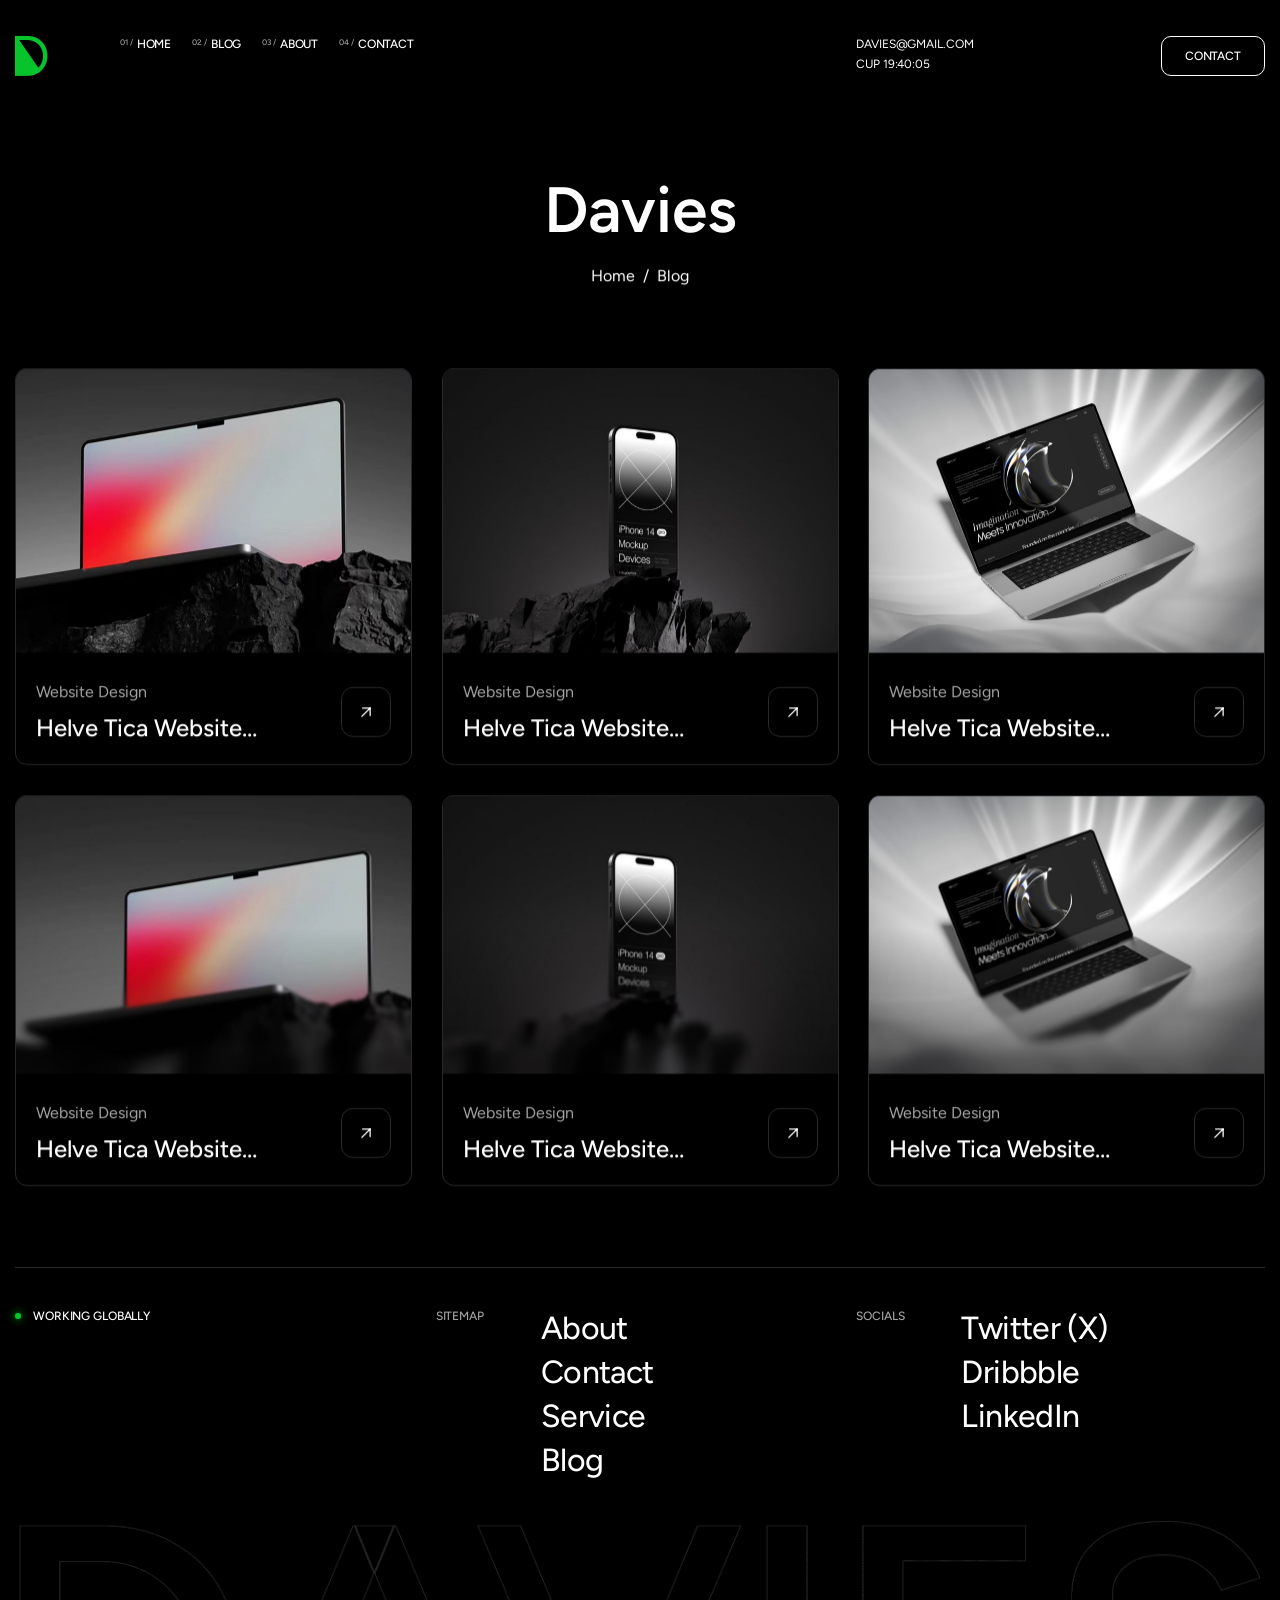
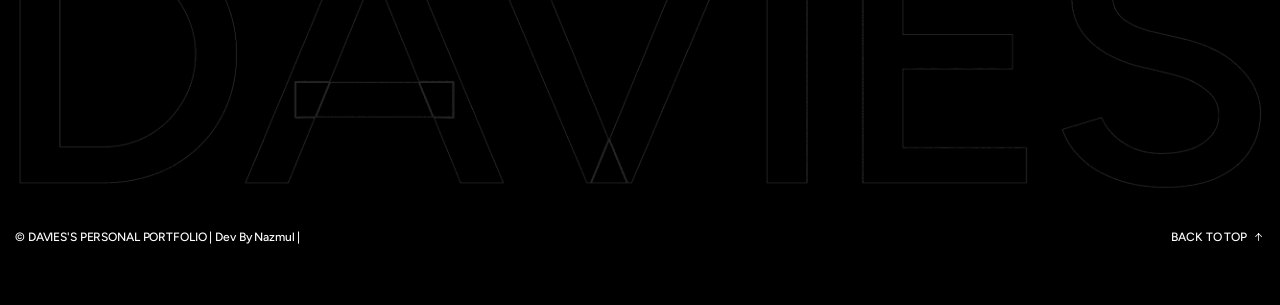
<file: blog-three-columns.html>
<!DOCTYPE html>

<!--[if IE 8]><html class="ie" xmlns="http://www.w3.org/1999/xhtml" xml:lang="en-US" lang="en-US"> <![endif]-->
<!--[if (gte IE 9)|!(IE)]><!-->
<html xmlns="http://www.w3.org/1999/xhtml" xml:lang="en-US" lang="en-US">
<!--<![endif]-->


<head>
    <meta charset="utf-8">
    <title>Davies - Personal Portfolio HTML Template</title>
    <meta name="author" content="themesflat.com">
    <meta name="viewport" content="width=device-width, initial-scale=1, maximum-scale=1">
    <meta name="description"
        content="Davies - Personal Portfolio is a sleek and modern HTML template designed for developers, designers, freelancers, and professionals who want to showcase their work online. Fully responsive, SEO-friendly, and easy to customize, it helps you create a strong personal brand and impress potential clients or employers.">

    <!-- font -->
    <link rel="stylesheet" href="assets/fonts/fonts.css">
    <link rel="stylesheet" href="assets/icon/icomoon/style.css">
    <!-- css -->
    <link rel="stylesheet" href="assets/css/bootstrap.min.css">
    <link rel="stylesheet" href="assets/css/swiper-bundle.min.css">
    <link rel="stylesheet" href="assets/css/animate.css">
    <link rel="stylesheet" href="assets/css/odometer.min.css">
    <link rel="stylesheet" type="text/css" href="assets/css/styles.css">

    <!-- Favicon and Touch Icons  -->
    <link rel="shortcut icon" href="assets/images/logo/favicon.svg">
    <link rel="apple-touch-icon-precomposed" href="assets/images/logo/favicon.svg">
</head>

<body class="counter-scroll">
    <canvas class="cursor-trail d-none d-xl-block" id="trail"></canvas>

    <!-- Scroll Top -->
    <button id="goTop">
        <span class="border-progress"></span>
        <span class="ic-wrap">
            <span class="icon icon-arrow-caret-right"></span>
        </span>
    </button>
    <!-- /Scroll Top -->

    <main id="wrapper">
        <!-- Header -->
        <header class="tf-header m-0">
            <div class="header-inner">
                <div class="container">
                    <div class="row">
                        <div class="col-6 col-md-1">
                            <a href="index.html" class="logo-site">
                                <i class="icon icon-davies-logo"></i>
                            </a>
                        </div>
                        <div class="col-7 d-none d-md-block">
                            <div class="box-navigation">
                                <ul class="nav-menu-main">
                                    <li class="menu-item has-child">
                                        <a href="index.html" class="item-link link text-caption"><span>01 /</span>HOME</a>
                                        <ul class="sub-menu">
                                            <li class="sub-menu-item"><a href="index.html" class="item-link link text-caption">HOME VERSION 1</a></li>
                                            <li class="sub-menu-item"><a href="version-2.html" class="item-link link text-caption">HOME VERSION 2</a></li>
                                        </ul>
                                    </li>
                                    <li class="menu-item has-child">
                                        <a href="#" class="item-link link text-caption"><span>02 /</span>BLOG</a>
                                        <ul class="sub-menu">
                                            <li class="sub-menu-item"><a href="blog-standard.html" class="item-link link text-caption">BLOG
                                                    STANDARD</a></li>
                                            <li class="sub-menu-item"><a href="blog-two-columns.html" class="item-link link text-caption">BLOG GRID
                                                    2</a></li>
                                            <li class="sub-menu-item"><a href="blog-three-columns.html" class="item-link link text-caption">BLOG GRID
                                                    3</a></li>
                                        </ul>
                                    </li>
                                    <li class="menu-item"><a href="index.html" class="item-link link text-caption"><span>03
                                                /</span>ABOUT</a></li>
                                    <li class="menu-item"><a href="index.html" class="item-link link text-caption"><span>04
                                                /</span>CONTACT</a></li>
                                </ul>
                            </div>
                        </div>
                        <div class="col-3 col-md-2 d-none d-sm-block">
                            <div class="header-contact">
                                <a href="mailto:davies@gmail.com" class="link text-caption">DAVIES@GMAIL.COM</a>
                                <p class="text-caption">
                                    CUP <span class="clock"></span>
                                </p>
                            </div>
                        </div>
                        <div class="col-6 col-sm-3 col-md-2 d-flex justify-content-end align-items-start">
                            <a href="#mobileMenu" data-bs-toggle="offcanvas" class="btn-mobile-menu text-caption link d-md-none">
                                <i class="icon icon-menu"></i>
                                MENU
                            </a>
                            <a href="index.html" class="tf-btn d-none d-md-flex">
                                <span class="text-caption">
                                    CONTACT
                                </span>
                            </a>
                        </div>
                    </div>
                </div>
            </div>
        </header>
        <!-- /Header -->
        <div class="section-page-title">
            <div class="container text-center">
                <h1 class="page-title fw-semibold effectFade fadeZoom">Davies</h1>
                <div class="breadcrumbs effectFade fadeUp">
                    <a href="index.html" class="link">Home</a>
                    <div>/</div>
                    <div>Blog</div>
                </div>
            </div>
        </div>
        <!-- Blog Grid 3 -->
        <section class="section-blog flat-spacing">
            <div class="container">
                <div class="tf-grid-layout sm-col-2 xl-col-3">
                    <div class="article-blog hover-img effectFade fadeUp no-div">
                        <a href="blog-single.html" class="blog-image img-style">
                            <img loading="lazy" width="426" height="307" src="assets/images/blog/blog-1.jpg" alt="Image">
                        </a>
                        <div class="blog-content">
                            <div class="infor">
                                <p class="infor_sub text-white-64">
                                    Website Design
                                </p>
                                <h6>
                                    <a href="blog-single.html" class="link infor_name">
                                        Helve Tica Website Redesign
                                    </a>
                                </h6>
                            </div>
                            <a href="blog-single.html" class="btn-action">
                                <i class="icon icon-arrow-top-right"></i>
                            </a>
                        </div>
                    </div>
                    <div class="article-blog hover-img effectFade fadeUp no-div">
                        <a href="blog-single.html" class="blog-image img-style">
                            <img loading="lazy" width="426" height="307" src="assets/images/blog/blog-2.jpg" alt="Image">
                        </a>
                        <div class="blog-content">
                            <div class="infor">
                                <p class="infor_sub text-white-64">
                                    Website Design
                                </p>
                                <h6>
                                    <a href="blog-single.html" class="link infor_name">
                                        Helve Tica Website Redesign
                                    </a>
                                </h6>
                            </div>
                            <a href="blog-single.html" class="btn-action">
                                <i class="icon icon-arrow-top-right"></i>
                            </a>
                        </div>
                    </div>
                    <div class="article-blog hover-img effectFade fadeUp no-div">
                        <a href="blog-single.html" class="blog-image img-style">
                            <img loading="lazy" width="426" height="307" src="assets/images/blog/blog-3.jpg" alt="Image">
                        </a>
                        <div class="blog-content">
                            <div class="infor">
                                <p class="infor_sub text-white-64">
                                    Website Design
                                </p>
                                <h6>
                                    <a href="blog-single.html" class="link infor_name">
                                        Helve Tica Website Redesign
                                    </a>
                                </h6>
                            </div>
                            <a href="blog-single.html" class="btn-action">
                                <i class="icon icon-arrow-top-right"></i>
                            </a>
                        </div>
                    </div>

                    <div class="article-blog hover-img effectFade fadeUp no-div">
                        <a href="blog-single.html" class="blog-image img-style">
                            <img loading="lazy" width="426" height="307" src="assets/images/blog/blog-4.jpg" alt="Image">
                        </a>
                        <div class="blog-content">
                            <div class="infor">
                                <p class="infor_sub text-white-64">
                                    Website Design
                                </p>
                                <h6>
                                    <a href="blog-single.html" class="link infor_name">
                                        Helve Tica Website Redesign
                                    </a>
                                </h6>
                            </div>
                            <a href="blog-single.html" class="btn-action">
                                <i class="icon icon-arrow-top-right"></i>
                            </a>
                        </div>
                    </div>
                    <div class="article-blog hover-img effectFade fadeUp no-div">
                        <a href="blog-single.html" class="blog-image img-style">
                            <img loading="lazy" width="426" height="307" src="assets/images/blog/blog-5.jpg" alt="Image">
                        </a>
                        <div class="blog-content">
                            <div class="infor">
                                <p class="infor_sub text-white-64">
                                    Website Design
                                </p>
                                <h6>
                                    <a href="blog-single.html" class="link infor_name">
                                        Helve Tica Website Redesign
                                    </a>
                                </h6>
                            </div>
                            <a href="blog-single.html" class="btn-action">
                                <i class="icon icon-arrow-top-right"></i>
                            </a>
                        </div>
                    </div>
                    <div class="article-blog hover-img effectFade fadeUp no-div">
                        <a href="blog-single.html" class="blog-image img-style">
                            <img loading="lazy" width="426" height="307" src="assets/images/blog/blog-6.jpg" alt="Image">
                        </a>
                        <div class="blog-content">
                            <div class="infor">
                                <p class="infor_sub text-white-64">
                                    Website Design
                                </p>
                                <h6>
                                    <a href="blog-single.html" class="link infor_name">
                                        Helve Tica Website Redesign
                                    </a>
                                </h6>
                            </div>
                            <a href="blog-single.html" class="btn-action">
                                <i class="icon icon-arrow-top-right"></i>
                            </a>
                        </div>
                    </div>
                </div>
            </div>
        </section>
        <!-- /Blog Grid 3 -->
        <!-- Footer -->
        <footer class="tf-footer">
            <div class="container">
                <div class="br-line"></div>
            </div>
            <div class="footer-inner">
                <div class="container">
                    <div class="row">
                        <div class="col-md-4">
                            <p class="title text-has-dot text-caption fw-medium mb-md-0">
                                <span class="br-dot"></span>
                                WORKING GLOBALLY
                            </p>
                        </div>
                        <div class="col-6 col-sm-2 col-md-1">
                            <p class="footer-heading text-caption fw-medium text-white-64">
                                SITEMAP
                            </p>
                        </div>
                        <div class="col-6 col-sm-4 col-md-3">
                            <ul class="footer-menu-list mb-sm-0">
                                <li><a href="index.html" class="link letter-space--2 h5">About</a></li>
                                <li><a href="index.html" class="link letter-space--2 h5">Contact</a></li>
                                <li><a href="index.html" class="link letter-space--2 h5">Service</a></li>
                                <li><a href="blog-standard.html" class="link letter-space--2 h5">Blog</a></li>
                            </ul>
                        </div>
                        <div class="col-6 col-sm-2 col-md-1">
                            <p class="footer-heading text-caption fw-medium text-white-64">
                                SOCIALS
                            </p>
                        </div>
                        <div class="col-6 col-sm-4 col-md-3">
                            <ul class="footer-menu-list mb-0">
                                <li><a href="#" class="link letter-space--2 h5">Twitter (X)</a></li>
                                <li><a href="#" class="link letter-space--2 h5">Dribbble</a></li>
                                <li><a href="#" class="link letter-space--2 h5">LinkedIn</a></li>
                            </ul>
                        </div>
                    </div>
                </div>
            </div>
            <div class="footer-bottom">
                <div class="container">
                    <div class="img-agency">
                        <img class="effectFade fadeZoom" loading="lazy" width="1293" height="269" src="assets/images/logo/agency.png" alt="Image">
                    </div>
                    <div class="bottom">
                        <p class="text-nocopy text-caption fw-medium letter-space--1">
                            © DAVIES'S PERSONAL PORTFOLIO | Dev By Nazmul |
                        </p>

                        <a href="#" class="action-go-top tf-link-icon link text-caption fw-medium letter-space--1">
                            BACK TO TOP
                            <i class="icon icon-arrow-long-right"></i>
                        </a>
                    </div>
                </div>
            </div>
        </footer>
        <!-- /Footer -->
    </main>
    <!-- Mobile Menu -->
    <div class="offcanvas offcanvas-bottom offcanvas-menu" id="mobileMenu">
        <div class="offcanvas-content">
            <div class="container h-100">
                <div class="offcanvas-content_wrapin">
                    <div class="canvas_head">
                        <a href="index.html" class="logo-site">
                            <i class="icon icon-davies-logo"></i>
                        </a>
                        <a href="#" data-bs-dismiss="offcanvas" class="btn-mobile-menu text-caption link">
                            <i class="icon icon-close"></i>
                            CLOSE
                        </a>
                    </div>
                    <div class="canvas_center">
                        <ul class="nav-ul-mb">
                            <li>
                                <div class="item">
                                    <a href="index.html" class="mb-menu-link text-display-1">
                                        <span class="text">Home</span>
                                        <div class="infiniteSlide_text_main">
                                            <div class="infiniteSlide infiniteSlide_text" data-clone="5">
                                                <p class="text-body-2 letter-space--1">
                                                    <span class="text-primary">//</span> View Home
                                                </p>
                                                <p class="text-body-2 letter-space--1">
                                                    <span class="text-primary">//</span> View Home
                                                </p>
                                                <p class="text-body-2 letter-space--1">
                                                    <span class="text-primary">//</span> View Home
                                                </p>
                                            </div>
                                        </div>
                                    </a>
                                </div>
                            </li>
                            <li>
                                <div class="item">
                                    <div class="has-sub-menu">
                                        <a href="#dropdown-menu-1" class="mb-menu-link text-display-1 collapsed" data-bs-toggle="collapse"
                                            aria-expanded="false" aria-controls="dropdown-menu-1">
                                            <span class="text">Blog</span>
                                            <div class="infiniteSlide_text_main">
                                                <div class="infiniteSlide infiniteSlide_text" data-clone="5">
                                                    <p class="text-body-2 letter-space--1">
                                                        <span class="text-primary">//</span> View Blog
                                                    </p>
                                                    <p class="text-body-2 letter-space--1">
                                                        <span class="text-primary">//</span> View Blog
                                                    </p>
                                                    <p class="text-body-2 letter-space--1">
                                                        <span class="text-primary">//</span> View Blog
                                                    </p>
                                                </div>
                                            </div>
                                        </a>
                                        <div id="dropdown-menu-1" class="collapse">
                                            <ul class="sub-nav-menu">
                                                <li><a href="blog-standard.html" class="sub-nav-link">Blog Standard</a></li>
                                                <li><a href="blog-two-columns.html" class="sub-nav-link">Blog Grid 2</a></li>
                                                <li><a href="blog-three-columns.html" class="sub-nav-link">Blog Grid 3</a></li>
                                            </ul>
                                        </div>
                                    </div>
                                </div>
                            </li>
                            <li>
                                <div class="item">
                                    <a href="index.html" class="mb-menu-link text-display-1">
                                        <span class="text">About</span>
                                        <div class="infiniteSlide_text_main">
                                            <div class="infiniteSlide infiniteSlide_text" data-clone="5">
                                                <p class="text-body-2 letter-space--1">
                                                    <span class="text-primary">//</span> View About
                                                </p>
                                                <p class="text-body-2 letter-space--1">
                                                    <span class="text-primary">//</span> View About
                                                </p>
                                                <p class="text-body-2 letter-space--1">
                                                    <span class="text-primary">//</span> View About
                                                </p>
                                            </div>
                                        </div>
                                    </a>
                                </div>
                            </li>
                            <li>
                                <div class="item">
                                    <a href="index.html" class="mb-menu-link text-display-1">
                                        <span class="text">Contact</span>
                                        <div class="infiniteSlide_text_main">
                                            <div class="infiniteSlide infiniteSlide_text" data-clone="5">
                                                <p class="text-body-2 letter-space--1">
                                                    <span class="text-primary">//</span> View Contact
                                                </p>
                                                <p class="text-body-2 letter-space--1">
                                                    <span class="text-primary">//</span> View Contact
                                                </p>
                                                <p class="text-body-2 letter-space--1">
                                                    <span class="text-primary">//</span> View Contact
                                                </p>
                                            </div>
                                        </div>
                                    </a>
                                </div>
                            </li>
                        </ul>
                    </div>
                    <div class="canvas_foot">
                        <div class="left">
                            <a href="mailto:davies@gmail.com" class="link text-caption">DAVIES@GMAIL.COM</a>
                            <p class="text-caption">
                                CUP <span class="clock"></span>
                            </p>
                        </div>
                        <div class="right">
                            <a href="#" class="tf-link-icon text-caption link">
                                <i class="icon icon-arrow-top-right"></i>
                                TWITTER (X)
                            </a>
                            <a href="#" class="tf-link-icon text-caption link">
                                <i class="icon icon-arrow-top-right"></i>
                                DRIBBBLE
                            </a>
                            <a href="#" class="tf-link-icon text-caption link">
                                <i class="icon icon-arrow-top-right"></i>
                                LINKEDIN
                            </a>
                        </div>
                    </div>
                </div>
            </div>
        </div>
    </div>
    <!-- /Mobile Menu -->
    <!-- Left Bar -->
    <!-- <div class="tf-left-bar">
        <a class="btn-setting-color" data-bs-toggle="offcanvas" href="#settingColorMenu"><i class="icon-gear"></i></a>
    </div> -->
    <!-- Setting Color -->
    <div class="offcanvas offcanvas-end offcanvas-color" id="settingColorMenu">
        <div class="offcanvas-content">
            <span class="icon-close-popup" data-bs-dismiss="offcanvas">
                <i class="icon-close"></i>
            </span>
            <div class="canvas-header">
                <h3 class="fw-semibold">Configuration</h3>
            </div>
            <div class="canvas-body">
                <h6 class="title fw-semibold">COLORS</h6>
                <div class="settings-color list-choose">
                    <button type="button" class="choose-item link-no-action active"></button>
                    <button type="button" class="choose-item link-no-action"></button>
                    <button type="button" class="choose-item link-no-action"></button>
                    <button type="button" class="choose-item link-no-action"></button>
                    <button type="button" class="choose-item link-no-action"></button>
                    <button type="button" class="choose-item link-no-action"></button>
                    <button type="button" class="choose-item link-no-action"></button>
                    <button type="button" class="choose-item link-no-action"></button>
                </div>
            </div>
        </div>
    </div>
    <!-- /Setting Color -->
    <!-- Javascript -->
    <script src="assets/js/bootstrap.min.js"></script>
    <script src="assets/js/jquery.min.js"></script>
    <script src="assets/js/swiper-bundle.min.js"></script>
    <script src="assets/js/carousel.js"></script>

    <script src="assets/js/infinityslide.js"></script>
    <script src="assets/js/ScrollSmooth.js"></script>
    <script src="assets/js/gsap.min.js"></script>
    <script src="assets/js/gsapAnimation.js"></script>
    <script src="assets/js/SplitText.min.js"></script>
    <script src="assets/js/ScrollTrigger.min.js"></script>
    <script src="assets/js/odometer.min.js"></script>
    <script src="assets/js/jquery.nice-select.min.js"></script>
    <script src="assets/js/main.js"></script>
</body>


</html>
</file>
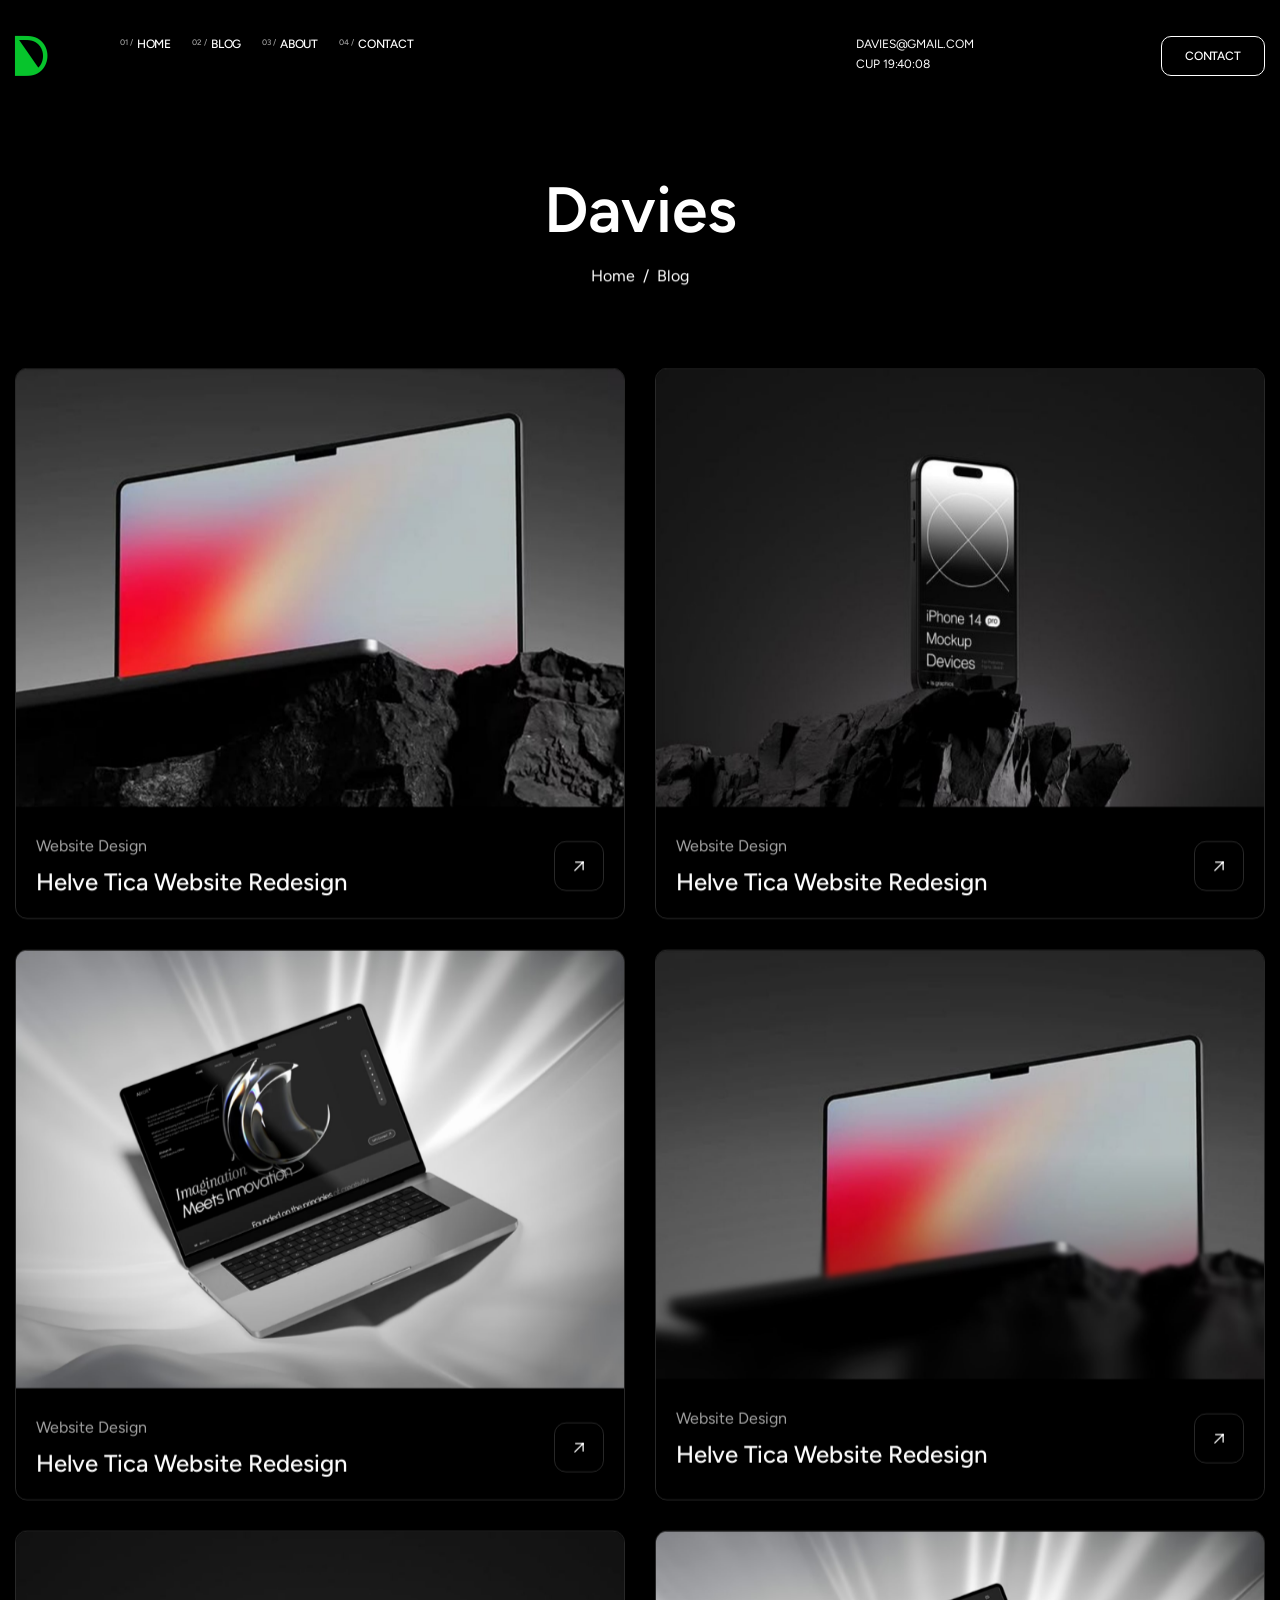
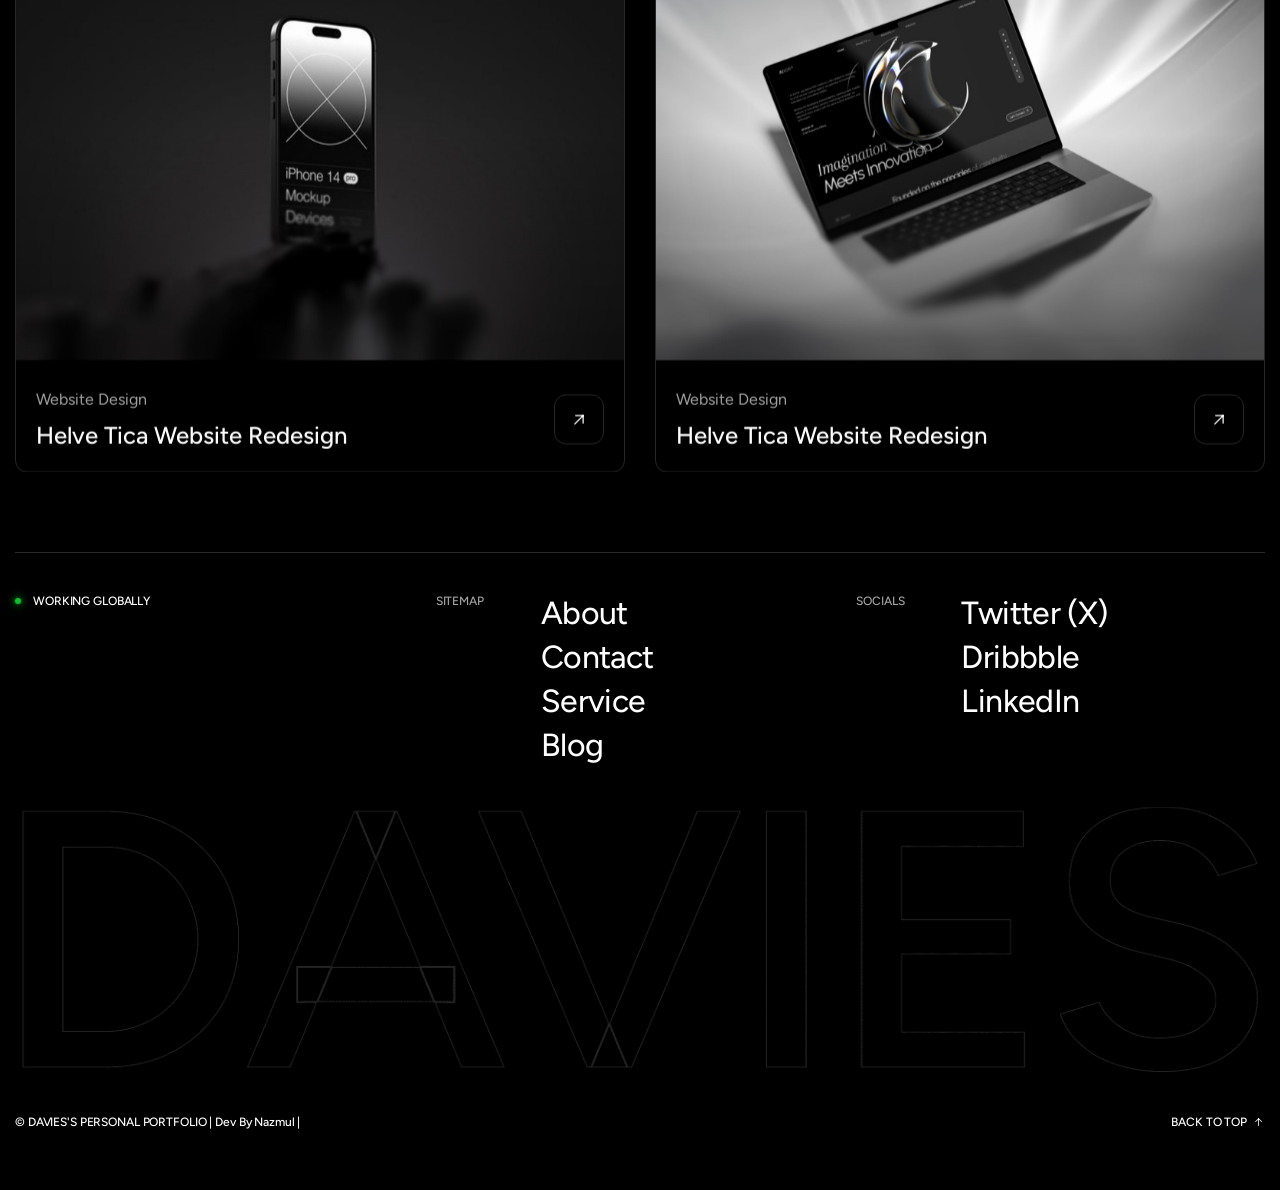
<file: blog-two-columns.html>
<!DOCTYPE html>

<!--[if IE 8]><html class="ie" xmlns="http://www.w3.org/1999/xhtml" xml:lang="en-US" lang="en-US"> <![endif]-->
<!--[if (gte IE 9)|!(IE)]><!-->
<html xmlns="http://www.w3.org/1999/xhtml" xml:lang="en-US" lang="en-US">
<!--<![endif]-->


<head>
    <meta charset="utf-8">
    <title>Davies - Personal Portfolio HTML Template</title>
    <meta name="author" content="themesflat.com">
    <meta name="viewport" content="width=device-width, initial-scale=1, maximum-scale=1">
    <meta name="description"
        content="Davies - Personal Portfolio is a sleek and modern HTML template designed for developers, designers, freelancers, and professionals who want to showcase their work online. Fully responsive, SEO-friendly, and easy to customize, it helps you create a strong personal brand and impress potential clients or employers.">

    <!-- font -->
    <link rel="stylesheet" href="assets/fonts/fonts.css">
    <link rel="stylesheet" href="assets/icon/icomoon/style.css">
    <!-- css -->
    <link rel="stylesheet" href="assets/css/bootstrap.min.css">
    <link rel="stylesheet" href="assets/css/swiper-bundle.min.css">
    <link rel="stylesheet" href="assets/css/animate.css">
    <link rel="stylesheet" href="assets/css/odometer.min.css">
    <link rel="stylesheet" type="text/css" href="assets/css/styles.css">

    <!-- Favicon and Touch Icons  -->
    <link rel="shortcut icon" href="assets/images/logo/favicon.svg">
    <link rel="apple-touch-icon-precomposed" href="assets/images/logo/favicon.svg">
</head>

<body class="counter-scroll">
    <canvas class="cursor-trail d-none d-xl-block" id="trail"></canvas>

    <!-- Scroll Top -->
    <button id="goTop">
        <span class="border-progress"></span>
        <span class="ic-wrap">
            <span class="icon icon-arrow-caret-right"></span>
        </span>
    </button>
    <!-- /Scroll Top -->

    <main id="wrapper">
        <!-- Header -->
        <header class="tf-header m-0">
            <div class="header-inner">
                <div class="container">
                    <div class="row">
                        <div class="col-6 col-md-1">
                            <a href="index.html" class="logo-site">
                                <i class="icon icon-davies-logo"></i>
                            </a>
                        </div>
                        <div class="col-7 d-none d-md-block">
                            <div class="box-navigation">
                                <ul class="nav-menu-main">
                                    <li class="menu-item has-child">
                                        <a href="index.html" class="item-link link text-caption"><span>01 /</span>HOME</a>
                                        <ul class="sub-menu">
                                            <li class="sub-menu-item"><a href="index.html" class="item-link link text-caption">HOME VERSION 1</a></li>
                                            <li class="sub-menu-item"><a href="version-2.html" class="item-link link text-caption">HOME VERSION 2</a></li>
                                        </ul>
                                    </li>
                                    <li class="menu-item has-child">
                                        <a href="#" class="item-link link text-caption"><span>02 /</span>BLOG</a>
                                        <ul class="sub-menu">
                                            <li class="sub-menu-item"><a href="blog-standard.html" class="item-link link text-caption">BLOG
                                                    STANDARD</a></li>
                                            <li class="sub-menu-item"><a href="blog-two-columns.html" class="item-link link text-caption">BLOG GRID
                                                    2</a></li>
                                            <li class="sub-menu-item"><a href="blog-three-columns.html" class="item-link link text-caption">BLOG GRID
                                                    3</a></li>
                                        </ul>
                                    </li>
                                    <li class="menu-item"><a href="index.html" class="item-link link text-caption"><span>03
                                                /</span>ABOUT</a></li>
                                    <li class="menu-item"><a href="index.html" class="item-link link text-caption"><span>04
                                                /</span>CONTACT</a></li>
                                </ul>
                            </div>
                        </div>
                        <div class="col-3 col-md-2 d-none d-sm-block">
                            <div class="header-contact">
                                <a href="mailto:davies@gmail.com" class="link text-caption">DAVIES@GMAIL.COM</a>
                                <p class="text-caption">
                                    CUP <span class="clock"></span>
                                </p>
                            </div>
                        </div>
                        <div class="col-6 col-sm-3 col-md-2 d-flex justify-content-end align-items-start">
                            <a href="#mobileMenu" data-bs-toggle="offcanvas" class="btn-mobile-menu text-caption link d-md-none">
                                <i class="icon icon-menu"></i>
                                MENU
                            </a>
                            <a href="index.html" class="tf-btn d-none d-md-flex">
                                <span class="text-caption">
                                    CONTACT
                                </span>
                            </a>
                        </div>
                    </div>
                </div>
            </div>
        </header>
        <!-- /Header -->
        <div class="section-page-title">
            <div class="container text-center">
                <h1 class="page-title fw-semibold effectFade fadeZoom">Davies</h1>
                <div class="breadcrumbs effectFade fadeUp">
                    <a href="index.html" class="link">Home</a>
                    <div>/</div>
                    <div>Blog</div>
                </div>
            </div>
        </div>
        <!-- Blog Grid 3 -->
        <section class="section-blog flat-spacing">
            <div class="container">
                <div class="tf-grid-layout sm-col-2">
                    <div class="article-blog hover-img effectFade fadeUp no-div">
                        <a href="blog-single.html" class="blog-image img-style">
                            <img loading="lazy" width="426" height="307" src="assets/images/blog/blog-1.jpg" alt="Image">
                        </a>
                        <div class="blog-content">
                            <div class="infor">
                                <p class="infor_sub text-white-64">
                                    Website Design
                                </p>
                                <h6>
                                    <a href="blog-single.html" class="link infor_name">
                                        Helve Tica Website Redesign
                                    </a>
                                </h6>
                            </div>
                            <a href="blog-single.html" class="btn-action">
                                <i class="icon icon-arrow-top-right"></i>
                            </a>
                        </div>
                    </div>
                    <div class="article-blog hover-img effectFade fadeUp no-div">
                        <a href="blog-single.html" class="blog-image img-style">
                            <img loading="lazy" width="426" height="307" src="assets/images/blog/blog-2.jpg" alt="Image">
                        </a>
                        <div class="blog-content">
                            <div class="infor">
                                <p class="infor_sub text-white-64">
                                    Website Design
                                </p>
                                <h6>
                                    <a href="blog-single.html" class="link infor_name">
                                        Helve Tica Website Redesign
                                    </a>
                                </h6>
                            </div>
                            <a href="blog-single.html" class="btn-action">
                                <i class="icon icon-arrow-top-right"></i>
                            </a>
                        </div>
                    </div>
                    <div class="article-blog hover-img effectFade fadeUp no-div">
                        <a href="blog-single.html" class="blog-image img-style">
                            <img loading="lazy" width="426" height="307" src="assets/images/blog/blog-3.jpg" alt="Image">
                        </a>
                        <div class="blog-content">
                            <div class="infor">
                                <p class="infor_sub text-white-64">
                                    Website Design
                                </p>
                                <h6>
                                    <a href="blog-single.html" class="link infor_name">
                                        Helve Tica Website Redesign
                                    </a>
                                </h6>
                            </div>
                            <a href="blog-single.html" class="btn-action">
                                <i class="icon icon-arrow-top-right"></i>
                            </a>
                        </div>
                    </div>

                    <div class="article-blog hover-img effectFade fadeUp no-div">
                        <a href="blog-single.html" class="blog-image img-style">
                            <img loading="lazy" width="426" height="307" src="assets/images/blog/blog-4.jpg" alt="Image">
                        </a>
                        <div class="blog-content">
                            <div class="infor">
                                <p class="infor_sub text-white-64">
                                    Website Design
                                </p>
                                <h6>
                                    <a href="blog-single.html" class="link infor_name">
                                        Helve Tica Website Redesign
                                    </a>
                                </h6>
                            </div>
                            <a href="blog-single.html" class="btn-action">
                                <i class="icon icon-arrow-top-right"></i>
                            </a>
                        </div>
                    </div>
                    <div class="article-blog hover-img effectFade fadeUp no-div">
                        <a href="blog-single.html" class="blog-image img-style">
                            <img loading="lazy" width="426" height="307" src="assets/images/blog/blog-5.jpg" alt="Image">
                        </a>
                        <div class="blog-content">
                            <div class="infor">
                                <p class="infor_sub text-white-64">
                                    Website Design
                                </p>
                                <h6>
                                    <a href="blog-single.html" class="link infor_name">
                                        Helve Tica Website Redesign
                                    </a>
                                </h6>
                            </div>
                            <a href="blog-single.html" class="btn-action">
                                <i class="icon icon-arrow-top-right"></i>
                            </a>
                        </div>
                    </div>
                    <div class="article-blog hover-img effectFade fadeUp no-div">
                        <a href="blog-single.html" class="blog-image img-style">
                            <img loading="lazy" width="426" height="307" src="assets/images/blog/blog-6.jpg" alt="Image">
                        </a>
                        <div class="blog-content">
                            <div class="infor">
                                <p class="infor_sub text-white-64">
                                    Website Design
                                </p>
                                <h6>
                                    <a href="blog-single.html" class="link infor_name">
                                        Helve Tica Website Redesign
                                    </a>
                                </h6>
                            </div>
                            <a href="blog-single.html" class="btn-action">
                                <i class="icon icon-arrow-top-right"></i>
                            </a>
                        </div>
                    </div>
                </div>
            </div>
        </section>
        <!-- /Blog Grid 3 -->
        <!-- Footer -->
        <footer class="tf-footer">
            <div class="container">
                <div class="br-line"></div>
            </div>
            <div class="footer-inner">
                <div class="container">
                    <div class="row">
                        <div class="col-md-4">
                            <p class="title text-has-dot text-caption fw-medium mb-md-0">
                                <span class="br-dot"></span>
                                WORKING GLOBALLY
                            </p>
                        </div>
                        <div class="col-6 col-sm-2 col-md-1">
                            <p class="footer-heading text-caption fw-medium text-white-64">
                                SITEMAP
                            </p>
                        </div>
                        <div class="col-6 col-sm-4 col-md-3">
                            <ul class="footer-menu-list mb-sm-0">
                                <li><a href="index.html" class="link letter-space--2 h5">About</a></li>
                                <li><a href="index.html" class="link letter-space--2 h5">Contact</a></li>
                                <li><a href="index.html" class="link letter-space--2 h5">Service</a></li>
                                <li><a href="blog-standard.html" class="link letter-space--2 h5">Blog</a></li>
                            </ul>
                        </div>
                        <div class="col-6 col-sm-2 col-md-1">
                            <p class="footer-heading text-caption fw-medium text-white-64">
                                SOCIALS
                            </p>
                        </div>
                        <div class="col-6 col-sm-4 col-md-3">
                            <ul class="footer-menu-list mb-0">
                                <li><a href="#" class="link letter-space--2 h5">Twitter (X)</a></li>
                                <li><a href="#" class="link letter-space--2 h5">Dribbble</a></li>
                                <li><a href="#" class="link letter-space--2 h5">LinkedIn</a></li>
                            </ul>
                        </div>
                    </div>
                </div>
            </div>
            <div class="footer-bottom">
                <div class="container">
                    <div class="img-agency">
                        <img class="effectFade fadeZoom" loading="lazy" width="1293" height="269" src="assets/images/logo/agency.png" alt="Image">
                    </div>
                    <div class="bottom">
                        <p class="text-nocopy text-caption fw-medium letter-space--1">
                            © DAVIES'S PERSONAL PORTFOLIO | Dev By Nazmul |
                        </p>

                        <a href="#" class="action-go-top tf-link-icon link text-caption fw-medium letter-space--1">
                            BACK TO TOP
                            <i class="icon icon-arrow-long-right"></i>
                        </a>
                    </div>
                </div>
            </div>
        </footer>
        <!-- /Footer -->
    </main>
    <!-- Mobile Menu -->
    <div class="offcanvas offcanvas-bottom offcanvas-menu" id="mobileMenu">
        <div class="offcanvas-content">
            <div class="container h-100">
                <div class="offcanvas-content_wrapin">
                    <div class="canvas_head">
                        <a href="index.html" class="logo-site">
                            <i class="icon icon-davies-logo"></i>
                        </a>
                        <a href="#" data-bs-dismiss="offcanvas" class="btn-mobile-menu text-caption link">
                            <i class="icon icon-close"></i>
                            CLOSE
                        </a>
                    </div>
                    <div class="canvas_center">
                        <ul class="nav-ul-mb">
                            <li>
                                <div class="item">
                                    <a href="index.html" class="mb-menu-link text-display-1">
                                        <span class="text">Home</span>
                                        <div class="infiniteSlide_text_main">
                                            <div class="infiniteSlide infiniteSlide_text" data-clone="5">
                                                <p class="text-body-2 letter-space--1">
                                                    <span class="text-primary">//</span> View Home
                                                </p>
                                                <p class="text-body-2 letter-space--1">
                                                    <span class="text-primary">//</span> View Home
                                                </p>
                                                <p class="text-body-2 letter-space--1">
                                                    <span class="text-primary">//</span> View Home
                                                </p>
                                            </div>
                                        </div>
                                    </a>
                                </div>
                            </li>
                            <li>
                                <div class="item">
                                    <div class="has-sub-menu">
                                        <a href="#dropdown-menu-1" class="mb-menu-link text-display-1 collapsed" data-bs-toggle="collapse"
                                            aria-expanded="false" aria-controls="dropdown-menu-1">
                                            <span class="text">Blog</span>
                                            <div class="infiniteSlide_text_main">
                                                <div class="infiniteSlide infiniteSlide_text" data-clone="5">
                                                    <p class="text-body-2 letter-space--1">
                                                        <span class="text-primary">//</span> View Blog
                                                    </p>
                                                    <p class="text-body-2 letter-space--1">
                                                        <span class="text-primary">//</span> View Blog
                                                    </p>
                                                    <p class="text-body-2 letter-space--1">
                                                        <span class="text-primary">//</span> View Blog
                                                    </p>
                                                </div>
                                            </div>
                                        </a>
                                        <div id="dropdown-menu-1" class="collapse">
                                            <ul class="sub-nav-menu">
                                                <li><a href="blog-standard.html" class="sub-nav-link">Blog Standard</a></li>
                                                <li><a href="blog-two-columns.html" class="sub-nav-link">Blog Grid 2</a></li>
                                                <li><a href="blog-three-columns.html" class="sub-nav-link">Blog Grid 3</a></li>
                                            </ul>
                                        </div>
                                    </div>
                                </div>
                            </li>
                            <li>
                                <div class="item">
                                    <a href="index.html" class="mb-menu-link text-display-1">
                                        <span class="text">About</span>
                                        <div class="infiniteSlide_text_main">
                                            <div class="infiniteSlide infiniteSlide_text" data-clone="5">
                                                <p class="text-body-2 letter-space--1">
                                                    <span class="text-primary">//</span> View About
                                                </p>
                                                <p class="text-body-2 letter-space--1">
                                                    <span class="text-primary">//</span> View About
                                                </p>
                                                <p class="text-body-2 letter-space--1">
                                                    <span class="text-primary">//</span> View About
                                                </p>
                                            </div>
                                        </div>
                                    </a>
                                </div>
                            </li>
                            <li>
                                <div class="item">
                                    <a href="index.html" class="mb-menu-link text-display-1">
                                        <span class="text">Contact</span>
                                        <div class="infiniteSlide_text_main">
                                            <div class="infiniteSlide infiniteSlide_text" data-clone="5">
                                                <p class="text-body-2 letter-space--1">
                                                    <span class="text-primary">//</span> View Contact
                                                </p>
                                                <p class="text-body-2 letter-space--1">
                                                    <span class="text-primary">//</span> View Contact
                                                </p>
                                                <p class="text-body-2 letter-space--1">
                                                    <span class="text-primary">//</span> View Contact
                                                </p>
                                            </div>
                                        </div>
                                    </a>
                                </div>
                            </li>
                        </ul>
                    </div>
                    <div class="canvas_foot">
                        <div class="left">
                            <a href="mailto:davies@gmail.com" class="link text-caption">DAVIES@GMAIL.COM</a>
                            <p class="text-caption">
                                CUP <span class="clock"></span>
                            </p>
                        </div>
                        <div class="right">
                            <a href="#" class="tf-link-icon text-caption link">
                                <i class="icon icon-arrow-top-right"></i>
                                TWITTER (X)
                            </a>
                            <a href="#" class="tf-link-icon text-caption link">
                                <i class="icon icon-arrow-top-right"></i>
                                DRIBBBLE
                            </a>
                            <a href="#" class="tf-link-icon text-caption link">
                                <i class="icon icon-arrow-top-right"></i>
                                LINKEDIN
                            </a>
                        </div>
                    </div>
                </div>
            </div>
        </div>
    </div>
    <!-- /Mobile Menu -->
    <!-- Left Bar -->
    <!-- <div class="tf-left-bar">
        <a class="btn-setting-color" data-bs-toggle="offcanvas" href="#settingColorMenu"><i class="icon-gear"></i></a>
    </div> -->
    <!-- Setting Color -->
    <div class="offcanvas offcanvas-end offcanvas-color" id="settingColorMenu">
        <div class="offcanvas-content">
            <span class="icon-close-popup" data-bs-dismiss="offcanvas">
                <i class="icon-close"></i>
            </span>
            <div class="canvas-header">
                <h3 class="fw-semibold">Configuration</h3>
            </div>
            <div class="canvas-body">
                <h6 class="title fw-semibold">COLORS</h6>
                <div class="settings-color list-choose">
                    <button type="button" class="choose-item link-no-action active"></button>
                    <button type="button" class="choose-item link-no-action"></button>
                    <button type="button" class="choose-item link-no-action"></button>
                    <button type="button" class="choose-item link-no-action"></button>
                    <button type="button" class="choose-item link-no-action"></button>
                    <button type="button" class="choose-item link-no-action"></button>
                    <button type="button" class="choose-item link-no-action"></button>
                    <button type="button" class="choose-item link-no-action"></button>
                </div>
            </div>
        </div>
    </div>
    <!-- /Setting Color -->
    <!-- Javascript -->
    <script src="assets/js/bootstrap.min.js"></script>
    <script src="assets/js/jquery.min.js"></script>
    <script src="assets/js/swiper-bundle.min.js"></script>
    <script src="assets/js/carousel.js"></script>

    <script src="assets/js/infinityslide.js"></script>
    <script src="assets/js/ScrollSmooth.js"></script>
    <script src="assets/js/gsap.min.js"></script>
    <script src="assets/js/gsapAnimation.js"></script>
    <script src="assets/js/SplitText.min.js"></script>
    <script src="assets/js/ScrollTrigger.min.js"></script>
    <script src="assets/js/odometer.min.js"></script>
    <script src="assets/js/jquery.nice-select.min.js"></script>
    <script src="assets/js/main.js"></script>
</body>


</html>
</file>
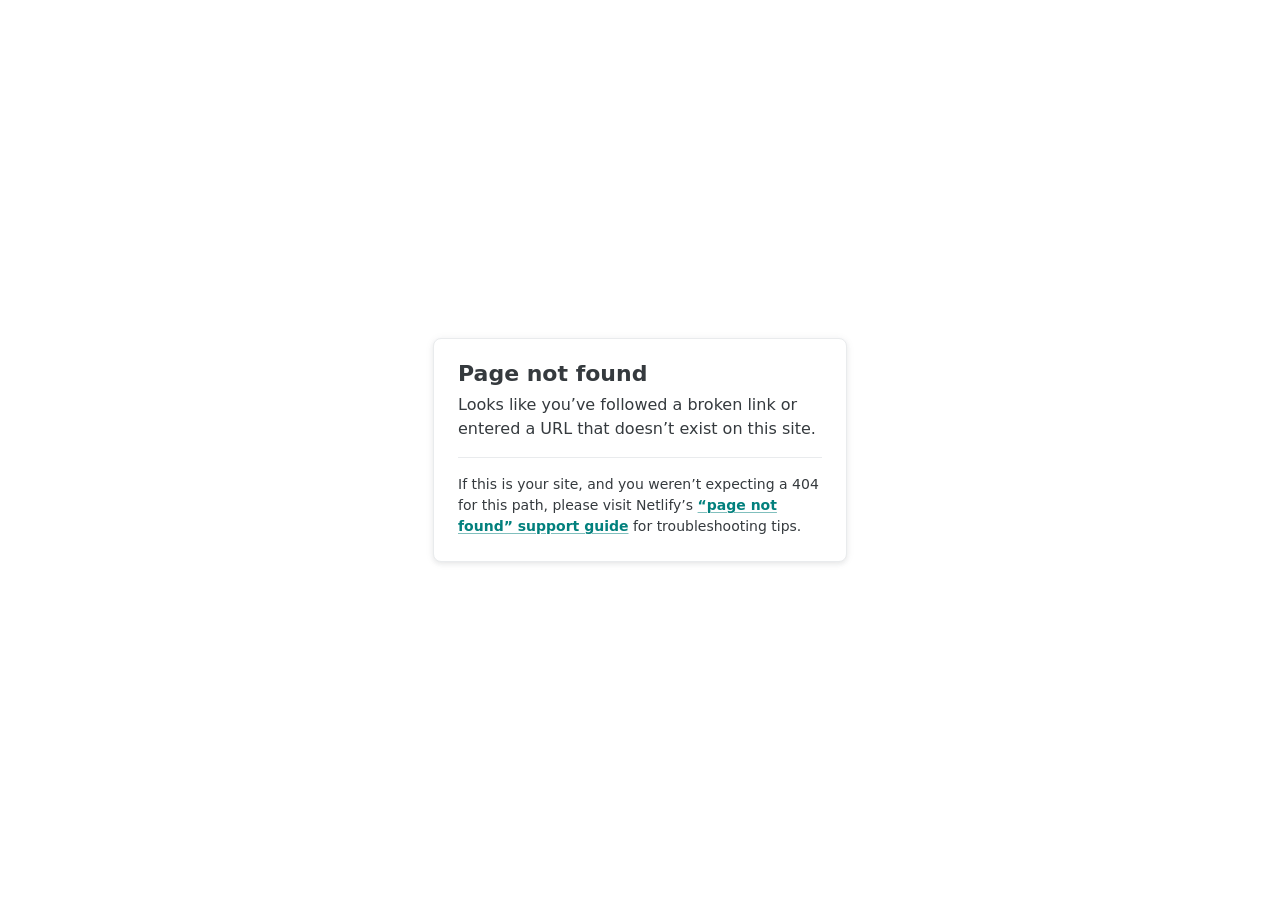
<file: assets/img/portfolio/port1.html>
<!DOCTYPE html>
<html lang="en">
  <head>
    <meta charset="utf-8" />
    <meta name="viewport" content="width=device-width, initial-scale=1.0" />
    <title>Page not found</title>
    <style>
      :root {
        --colorRgbFacetsTeal600: 2 128 125;
        --colorTealAction: var(--colorRgbFacetsTeal600);
        --colorRgbFacetsNeutralLight200: 233 235 237;
        --colorHr: var(--colorRgbFacetsNeutralLight200);
        --colorRgbFacetsNeutralLight700: 53 58 62;
        --colorGrayDarkest: var(--colorRgbFacetsNeutralLight700);
        --colorGrayLighter: var(--colorRgbFacetsNeutralLight200);
        --colorText: var(--colorGrayDarkest);
        --effectShadowLightShallow: 0 1px 10px 0 rgb(53 58 62 / 6%),
          0 2px 4px 0 rgb(53 58 62 / 8%);
        --colorRgbFacetsNeutralDark900: 6 11 16;
      }
      body {
        font-family: system-ui, -apple-system, BlinkMacSystemFont, "Segoe UI",
          Roboto, Helvetica, Arial, sans-serif, "Apple Color Emoji",
          "Segoe UI Emoji", "Segoe UI Symbol";
        background: white;
        overflow: hidden;
        margin: 0;
        padding: 0;
        line-height: 1.5;
        color: rgb(var(--colorText));
      }

      @media (prefers-color-scheme: dark) {
        body {
          background: rgb(var(--colorRgbFacetsNeutralDark900));
        }
      }

      h1 {
        margin: 0;
        font-size: 1.375rem;
        line-height: 1;
      }

      h1 + p {
        margin-top: 8px;
      }

      .main {
        position: relative;
        display: flex;
        flex-direction: column;
        align-items: center;
        justify-content: center;
        height: 100vh;
        width: 100vw;
      }

      .card {
        position: relative;
        width: 75%;
        max-width: 364px;
        padding: 24px;
        background: white;
        border-radius: 8px;
        box-shadow: var(--effectShadowLightShallow);
        border: 1px solid rgb(var(--colorGrayLighter));
      }

      a {
        margin: 0;
        font-weight: 600;
        color: rgb(var(--colorTealAction));
        text-decoration-skip-ink: all;
        text-decoration-thickness: 1px;
        text-underline-offset: 2px;
        text-decoration-color: rgb(var(--colorTealAction) / 0.5);
        transition: text-decoration-color 0.15s ease-in-out;
      }

      a:hover,
      a:focus-visible {
        text-decoration-color: rgb(var(--colorTealAction));
      }

      p:last-of-type {
        margin-bottom: 0;
      }

      hr {
        border: 0;
        height: 1px;
        background: rgb(var(--colorHr));
        margin-top: 16px;
        margin-bottom: 16px;
      }

      .your-site {
        font-size: 0.875rem;
      }
    </style>
  </head>
  <body>
    <div class="main">
      <div class="card">
        <h1>Page not found</h1>
        <p>
          Looks like you’ve followed a broken link or entered a URL that doesn’t
          exist on this site.
        </p>
        <hr />
        <p class="your-site">
          If this is your site, and you weren’t expecting a 404 for this path,
          please visit Netlify’s
          <a
            href="https://answers.netlify.com/t/support-guide-i-ve-deployed-my-site-but-i-still-see-page-not-found/125?utm_source=404page&utm_campaign=community_tracking"
            >“page not found” support guide</a
          >
          for troubleshooting tips.
        </p>
      </div>
    </div>
  </body>
</html>
</file>
<file: assets/fonts/fonts.css>
@import url("https://fonts.googleapis.com/css2?family=Figtree:ital,wght@0,300..900;1,300..900&amp;display=swap");
</file>
<file: assets/icon/icomoon/style.css>
@font-face {
  font-family: 'icomoon';
  src:  url('fonts/icomoon7177.eot?grc9q8');
  src:  url('fonts/icomoon7177.eot?grc9q8#iefix') format('embedded-opentype'),
    url('fonts/icomoon7177.ttf?grc9q8') format('truetype'),
    url('fonts/icomoon7177.woff?grc9q8') format('woff'),
    url('fonts/icomoon7177.svg?grc9q8#icomoon') format('svg');
  font-weight: normal;
  font-style: normal;
  font-display: block;
}

[class^="icon-"], [class*=" icon-"] {
  /* use !important to prevent issues with browser extensions that change fonts */
  font-family: 'icomoon' !important;
  speak: never;
  font-style: normal;
  font-weight: normal;
  font-variant: normal;
  text-transform: none;
  line-height: 1;

  /* Better Font Rendering =========== */
  -webkit-font-smoothing: antialiased;
  -moz-osx-font-smoothing: grayscale;
}

.icon-globe:before {
  content: "\e913";
}
.icon-davies-logo:before {
  content: "\e912";
}
.icon-gear:before {
  content: "\e911";
}
.icon-twitter:before {
  content: "\e90a";
}
.icon-facebook:before {
  content: "\e90b";
}
.icon-dribbble:before {
  content: "\e90c";
}
.icon-dou-comments:before {
  content: "\e90d";
}
.icon-user:before {
  content: "\e90e";
}
.icon-clock:before {
  content: "\e90f";
}
.icon-instagram:before {
  content: "\e910";
}
.icon-search:before {
  content: "\e909";
}
.icon-close:before {
  content: "\e907";
}
.icon-arrow-top-right:before {
  content: "\e908";
}
.icon-plus:before {
  content: "\e900";
}
.icon-menu:before {
  content: "\e901";
}
.icon-arrow-long-left:before {
  content: "\e902";
}
.icon-arrow-long-right:before {
  content: "\e903";
}
.icon-arrow-caret-right:before {
  content: "\e904";
}
.icon-arrow-caret-left:before {
  content: "\e905";
}
.icon-arrow-caret-down:before {
  content: "\e906";
}
</file>
<file: assets/css/styles.css>
@charset "UTF-8";
/* ---------------------------------------------------------
  
     Name: Personal-Portfolio-Website
     Author: Dev Nazmul
     Author URI: https://github.com/devbynazmul
     Version: 1.0.2

	* Abstracts variable

    * Core CSS

    * Components
        * Blog
        * Layout
        * Header
        * Accordion
        * Animation
        * Box Icon
        * Button
        * Carousel
        * Form
        * Hover
        * Nice Select
        * Popup
        * Section
        * Slider
        * Tabs
        * Testimonial
        * Widget
        * Footer

 ------------------------------------------------------------------------------ */
/*--------- Abstracts variable ---------- */
:root {
  --white: #ffffff;
  --black: #000000;
  --primary: #07C42C;
  --primary-rgb: 7, 196, 44;
  --white-50: #FFFFFF80;
  --white-64: #FFFFFFA3;
  --white-32: #ffffff52;
  --white-16: #FFFFFF29;
  --black-64: #000000A3;
  --black-32: #00000052;
  --line-2: #CCCCCC;
  /* Custom */
  --shadow-1: #A3A3A340;
  --verified: #00BF43;
  --success: #3DAB25;
  --surface: #D8D8D8;
}

[data-color-primary=color-primary-1] {
  --primary: #07C42C;
}

[data-color-primary=color-primary-2] {
  --primary: #f8c736;
  --primary-rgb: 248, 199, 54;
}

[data-color-primary=color-primary-3] {
  --primary: #f5772e;
  --primary-rgb: 245, 119, 46;
}

[data-color-primary=color-primary-4] {
  --primary: #2ac6f8;
  --primary-rgb: 42, 198, 248;
}

[data-color-primary=color-primary-5] {
  --primary: #8dca37;
  --primary-rgb: 141, 202, 55;
}

[data-color-primary=color-primary-6] {
  --primary: #6c34fa;
  --primary-rgb: 108, 52, 250;
}

[data-color-primary=color-primary-7] {
  --primary: #f14444;
  --primary-rgb: 241, 68, 68;
}

[data-color-primary=color-primary-8] {
  --primary: #e14392;
  --primary-rgb: 225, 67, 146;
}

/*------------ Core CSS ---------------- */
/* ---------------------------------------------------------
    * Name: Davies - Personal Portfolio HTML Template
    * Version: 1.0.0
    * Author: Themesflat
    * Author URI: http://themesflat.com 

	* Abstracts variable

    * Core CSS

    * Components
        * Blog
        * Layout
        * Header
        * Accordion
        * Animation
        * Box Icon
        * Button
        * Carousel
        * Form
        * Hover
        * Nice Select
        * Popup
        * Section
        * Slider
        * Tabs
        * Testimonial
        * Widget
        * Footer

 ------------------------------------------------------------------------------ */
/*--------- Abstracts variable ---------- */
html,
body,
div,
span,
applet,
object,
iframe,
h1,
h2,
h3,
h4,
h5,
h6,
p,
blockquote,
pre,
a,
abbr,
acronym,
address,
big,
cite,
code,
del,
dfn,
em,
img,
ins,
kbd,
q,
s,
samp,
small,
strike,
strong,
sub,
sup,
tt,
var,
b,
u,
i,
center,
dl,
dt,
dd,
ol,
ul,
li,
fieldset,
form,
label,
legend,
table,
caption,
tbody,
tfoot,
thead,
tr,
th,
td,
article,
aside,
canvas,
details,
embed,
figure,
figcaption,
footer,
header,
hgroup,
menu,
nav,
output,
ruby,
section,
summary,
time,
mark,
audio,
video {
  margin: 0;
  padding: 0;
  border: 0;
  outline: 0;
  font-size: 100%;
  font: inherit;
  vertical-align: baseline;
  font-family: inherit;
  font-size: 100%;
  font-style: inherit;
  font-weight: inherit;
}

article,
aside,
details,
figcaption,
figure,
footer,
header,
hgroup,
menu,
nav,
section {
  display: block;
}

/* Elements
-------------------------------------------------------------- */
html {
  margin-right: 0 !important;
  scroll-behavior: smooth;
}

* {
  margin: 0;
  padding: 0;
  box-sizing: border-box;
}

body {
  font-family: "Figtree", sans-serif;
  font-weight: 400;
  font-size: 16px;
  line-height: 24px;
  color: var(--white);
  background-color: var(--black);
}
body::-webkit-scrollbar {
  width: 4px;
}
body::-webkit-scrollbar-thumb {
  cursor: grab;
  background-color: var(--primary);
}

img {
  max-width: 100%;
  height: auto;
  transform: scale(1);
  vertical-align: middle;
  -ms-interpolation-mode: bicubic;
}

ul,
li {
  list-style-type: none;
  margin-bottom: 0;
  padding-left: 0;
  list-style: none;
}

table {
  width: 100%;
  overflow-x: auto;
  table-layout: auto;
  border-collapse: collapse;
}

td,
th {
  padding: 12px 16px;
}
@media (min-width: 1200px) {
  td,
  th {
    padding: 16px 24px;
  }
}

svg path {
  -webkit-transition: all 0.3s ease;
  -moz-transition: all 0.3s ease;
  -ms-transition: all 0.3s ease;
  -o-transition: all 0.3s ease;
  transition: all 0.3s ease;
}

button {
  background: transparent;
  border: 0;
  display: inline-flex;
  -webkit-transition: all 0.3s ease;
  -moz-transition: all 0.3s ease;
  -ms-transition: all 0.3s ease;
  -o-transition: all 0.3s ease;
  transition: all 0.3s ease;
}

select,
option {
  all: unset;
  appearance: none;
  -webkit-appearance: none;
  -moz-appearance: none;
  background: transparent;
  border: none;
  padding: 0;
  margin: 0;
  font: inherit;
  color: inherit;
  cursor: pointer;
}

/* Since FF19 lowers the opacity of the placeholder by default */
:-ms-input-placeholder {
  color: var(--secondary-2);
}

b,
strong {
  font-weight: bolder;
}

video {
  width: 100%;
  height: 100%;
  object-fit: cover;
}

a {
  -webkit-transition: all 0.3s ease;
  -moz-transition: all 0.3s ease;
  -ms-transition: all 0.3s ease;
  -o-transition: all 0.3s ease;
  transition: all 0.3s ease;
  text-decoration: none;
  cursor: pointer;
  display: inline-block;
  font-family: "Figtree", sans-serif;
  color: var(--text);
}
a:focus, a:hover {
  outline: 0;
}

p {
  display: block;
}

.grid-2 {
  display: grid;
  grid-template-columns: repeat(2, 1fr);
}

.grid-3 {
  display: grid;
  grid-template-columns: repeat(3, 1fr);
}

.grid-4 {
  display: grid;
  grid-template-columns: repeat(4, 1fr);
}

.grid-6 {
  display: grid;
  grid-template-columns: repeat(6, 1fr);
}

[data-grid=grid-1] {
  display: grid;
  gap: 30px;
  grid-template-columns: 1fr;
}

[data-grid=grid-2] {
  display: grid;
  gap: 30px;
  grid-template-columns: 1fr 1fr;
}

[data-grid=grid-3] {
  display: grid;
  gap: 30px;
  grid-template-columns: repeat(3, 1fr);
}

[data-grid=grid-4] {
  display: grid;
  gap: 30px;
  grid-template-columns: repeat(4, 1fr);
}

[data-grid=grid-5] {
  display: grid;
  gap: 30px;
  grid-template-columns: repeat(5, 1fr);
}

[data-grid=grid-6] {
  display: grid;
  gap: 30px;
  grid-template-columns: repeat(6, 1fr);
}

[data-grid=grid-7] {
  display: grid;
  gap: 30px;
  grid-template-columns: repeat(7, 1fr);
}

.grid-template-columns-2 {
  grid-template-columns: 1fr 1fr;
}

.tf-row-flex {
  display: flex;
  flex-direction: row;
  column-gap: 30px;
  row-gap: 30px;
}

.overflow-unset {
  overflow: unset !important;
}

.sticky-top {
  position: sticky !important;
  z-index: 50;
  top: 15px;
  -webkit-transition: all 0.3s ease;
  -moz-transition: all 0.3s ease;
  -ms-transition: all 0.3s ease;
  -o-transition: all 0.3s ease;
  transition: all 0.3s ease;
}

.wmax {
  width: max-content !important;
}

#scroll-top {
  position: fixed;
  display: block;
  width: 48px;
  height: 48px;
  line-height: 50px;
  border-radius: 4px;
  z-index: 1;
  border-radius: 50%;
  opacity: 0;
  visibility: hidden;
  cursor: pointer;
  overflow: hidden;
  z-index: 100;
  background-color: var(--main);
  border: 0;
  bottom: 92px;
  right: 20px;
  padding: 0;
  display: flex;
  align-items: center;
  justify-content: center;
  -webkit-transition: all 0.3s ease;
  -moz-transition: all 0.3s ease;
  -ms-transition: all 0.3s ease;
  -o-transition: all 0.3s ease;
  transition: all 0.3s ease;
}
#scroll-top.show {
  opacity: 1;
  visibility: visible;
}
#scroll-top.type-1 {
  bottom: 140px;
}
#scroll-top:hover {
  transform: translateY(-5px);
  background-color: var(--primary);
}

/* Preload 
------------------------------------------- */
.spinner {
  width: 60px;
  height: 60px;
  border: 3px solid transparent;
  border-top: 3px solid var(--primary);
  border-radius: 100%;
  position: absolute;
  top: 0;
  bottom: 0;
  left: 0;
  right: 0;
  margin: auto;
  animation: spin 1s infinite linear;
}

@keyframes spin {
  from {
    transform: rotate(0deg);
  }
  to {
    transform: rotate(360deg);
  }
}
.br-line {
  width: 100%;
  height: 1px;
  display: inline-flex;
  background-color: var(--white-16);
}
.br-line.type-vertical {
  width: 1px;
  height: 16px;
}

.br-dot {
  display: inline-flex;
  width: 6px;
  height: 6px;
  border-radius: 50%;
  background-color: var(--primary);
  box-shadow: 0px 0px 2px 1px rgba(var(--primary-rgb), 0.2), 0px 0px 6px 4px rgba(var(--primary-rgb), 0.2);
}

.line {
  border: 1px solid var(--white-16);
}

.tf-swiper .swiper-slide {
  height: auto;
}
.tf-swiper .swiper-slide > * {
  height: 100%;
}

.initial-child-container {
  flex: 0 0 auto;
  display: flex;
  min-width: auto;
  flex-direction: row;
  align-items: center;
}

.marquee-wrapper {
  display: flex;
  animation: infiniteScroll 7s linear infinite;
  align-items: center;
  transition: animation-duration 300ms;
}

@media (min-width: 1200px) {
  .flex-xl-1 {
    flex: 1 !important;
  }
}

@media (min-width: 576px) {
  .flex-sm-1 {
    flex: 1 !important;
  }
}

.h-unset {
  height: unset !important;
}

@media (min-width: 576px) {
  .h-sm-100 {
    height: 100% !important;
  }
}
@media (min-width: 1200px) {
  .gap-xl-64 {
    gap: 64px !important;
  }
  .gap-xl-40 {
    gap: 40px !important;
  }
  .h-xl-unset {
    height: unset !important;
  }
}
@media (min-width: 1440px) {
  .text-xxl-nowrap {
    white-space: nowrap !important;
  }
}
@media (min-width: 1600px) {
  .d-xxxl-flex {
    display: flex !important;
  }
}
.w-maxcontent {
  width: max-content !important;
}

/* ---------------------------------------------------------
    * Name: Davies - Personal Portfolio HTML Template
    * Version: 1.0.0
    * Author: Themesflat
    * Author URI: http://themesflat.com 

	* Abstracts variable

    * Core CSS

    * Components
        * Blog
        * Layout
        * Header
        * Accordion
        * Animation
        * Box Icon
        * Button
        * Carousel
        * Form
        * Hover
        * Nice Select
        * Popup
        * Section
        * Slider
        * Tabs
        * Testimonial
        * Widget
        * Footer

 ------------------------------------------------------------------------------ */
/*--------- Abstracts variable ---------- */
/* Typography
============================================================== */
/* Heading */
h1,
h2,
h3,
h4,
h5,
h6 {
  font-family: "Figtree", sans-serif;
  text-rendering: optimizeLegibility;
  font-weight: 500;
  margin-bottom: 0;
  letter-spacing: 0;
}

.h1,
.h2,
.h3,
.h4,
.h5,
.h6 {
  font-family: "Figtree", sans-serif;
  text-rendering: optimizeLegibility;
  font-weight: 400;
  margin-bottom: 0;
  letter-spacing: 0;
}

h1,
.h1 {
  font-size: clamp(36px, 5vw, 64px);
  line-height: clamp(44px, 5.5vw, 68px);
}

h2,
.h2 {
  font-size: clamp(32px, 4.5vw, 56px);
  line-height: clamp(40px, 5vw, 64px);
}

h3,
.h3 {
  font-size: clamp(28px, 4vw, 48px);
  line-height: clamp(36px, 4.5vw, 56px);
}

h4,
.h4 {
  font-size: clamp(26px, 3.5vw, 40px);
  line-height: clamp(34px, 4vw, 48px);
}

h5,
.h5 {
  font-size: clamp(22px, 3vw, 32px);
  line-height: clamp(28px, 3.5vw, 40px);
}

h6,
.h6 {
  font-size: clamp(20px, 2.5vw, 24px);
  line-height: clamp(26px, 3vw, 32px);
}

/* Font custom */
.font-main {
  font-family: "Figtree", sans-serif;
}

.text-display-1 {
  font-size: clamp(60px, 8vw, 96px);
  line-height: clamp(60px, 8vw, 96px);
}

.text-display-2 {
  font-size: clamp(32px, 6vw, 72px);
  line-height: clamp(40px, 6.5vw, 80px);
}

.text-body-1 {
  font-size: 18px;
  line-height: 28px;
}

.text-body-2 {
  font-size: 16px;
  line-height: 24px;
}

.text-body-3 {
  font-size: 14px;
  line-height: 20px;
}

.text-caption {
  font-size: 12px;
  line-height: 16px;
  letter-spacing: -0.01em;
}

/* Text Font */
.text-24 {
  font-size: clamp(18px, 2vw, 24px);
  line-height: clamp(18px, 2vw, 24px);
}

.text-64 {
  font-size: clamp(36px, 5vw, 64px);
  line-height: clamp(36px, 5vw, 64px);
}

.text-80 {
  font-size: clamp(40px, 6vw, 80px);
  line-height: clamp(48px, 6.6vw, 88px);
}

/* Font size */
.fs-4 {
  font-size: 4px !important;
}

.fs-8 {
  font-size: 8px !important;
}

.fs-10 {
  font-size: 10px !important;
}

.fs-12 {
  font-size: 12px !important;
}

.fs-14 {
  font-size: 14px !important;
}

.fs-16 {
  font-size: 16px !important;
}

.fs-18 {
  font-size: 18px !important;
}

.fs-20 {
  font-size: 20px !important;
}

.fs-24 {
  font-size: 24px !important;
}

.fs-32 {
  font-size: 32px !important;
}

.fs-35 {
  font-size: 35px !important;
}

/* Line height */
.lh-8 {
  line-height: 8px !important;
}

.lh-10 {
  line-height: 10px !important;
}

.lh-11 {
  line-height: 11px !important;
}

.lh-13 {
  line-height: 13px !important;
}

.lh-19 {
  line-height: 19px !important;
}

.lh-20 {
  line-height: 20px !important;
}

.lh-24 {
  line-height: 24px !important;
}

.lh-26 {
  line-height: 26px !important;
}

.lh-28 {
  line-height: 28px !important;
}

.lh-30 {
  line-height: 30px !important;
}

.lh-32 {
  line-height: 32px !important;
}

/* Letter spacing */
.letter-space-0 {
  letter-spacing: 0px !important;
}

.letter-space--1 {
  letter-spacing: -0.01em !important;
}

.letter-space--2 {
  letter-spacing: -0.02em !important;
}

.letter-space--3 {
  letter-spacing: -0.03em !important;
}

.letter-space--4 {
  letter-spacing: -0.04em !important;
}

/* Responsive */
@media (min-width: 1440px) {
  .lh-xxl-11 {
    line-height: 11px !important;
  }
  .lh-xxl-19 {
    line-height: 19px !important;
  }
  .lh-xxl-22 {
    line-height: 22px !important;
  }
  .lh-xxl-56 {
    line-height: 56px !important;
  }
}
@media (min-width: 1200px) {
  .lh-xl-54 {
    line-height: 54px !important;
  }
  .lh-xl-36 {
    line-height: 36px !important;
  }
}
@media (min-width: 992px) {
  .lh-lg-56 {
    line-height: 56px !important;
  }
}
/* ---------------------------------------------------------
    * Name: Davies - Personal Portfolio HTML Template
    * Version: 1.0.0
    * Author: Themesflat
    * Author URI: http://themesflat.com 

	* Abstracts variable

    * Core CSS

    * Components
        * Blog
        * Layout
        * Header
        * Accordion
        * Animation
        * Box Icon
        * Button
        * Carousel
        * Form
        * Hover
        * Nice Select
        * Popup
        * Section
        * Slider
        * Tabs
        * Testimonial
        * Widget
        * Footer

 ------------------------------------------------------------------------------ */
/*--------- Abstracts variable ---------- */
/* General
============================================================== */
/* Margin */
.mb-2 {
  margin-bottom: 2px !important;
}

.mb-4 {
  margin-bottom: 4px !important;
}

.mb-7 {
  margin-bottom: 7px !important;
}

.mb-8 {
  margin-bottom: 8px !important;
}

.mb-12 {
  margin-bottom: 12px !important;
}

.mb-14 {
  margin-bottom: 14px !important;
}

.mb-15 {
  margin-bottom: 15px !important;
}

.mb-16 {
  margin-bottom: 16px !important;
}

.mb-20 {
  margin-bottom: 20px;
}

.mb-24 {
  margin-bottom: 24px !important;
}

.mb-32 {
  margin-bottom: 32px !important;
}

.mb-40 {
  margin-bottom: 40px !important;
}

.mt-30 {
  margin-top: 30px;
}

/* Padding */
.pt-30 {
  padding-top: 30px;
}

.px-16 {
  padding-left: 16px;
  padding-right: 16px;
}

.py-20 {
  padding-top: 20px;
  padding-bottom: 20px;
}

/* Gap */
.gap-6 {
  gap: 6px !important;
}

.gap-8 {
  gap: 8px;
}

.gap-10 {
  gap: 10px !important;
}

.gap-12 {
  gap: 12px !important;
}

.gap-13 {
  gap: 13px !important;
}

.gap-15 {
  gap: 15px;
}

.gap-16 {
  gap: 16px !important;
}

.gap-20 {
  gap: 20px !important;
}

.gap-24 {
  gap: 24px !important;
}

.gap-28 {
  gap: 28px !important;
}

.gap-30 {
  gap: 30px;
}

/* Spacing */
.flat-spacing {
  padding-top: 120px;
  padding-bottom: 120px;
}
@media (max-width: 1439px) {
  .flat-spacing {
    padding-top: 80px;
    padding-bottom: 80px;
  }
}
@media (max-width: 991px) {
  .flat-spacing {
    padding-top: 60px;
    padding-bottom: 60px;
  }
}

.flat-spacing-2 {
  padding-top: 60px;
  padding-bottom: 60px;
}

.flat-spacing-bottom {
  margin-bottom: 88px;
}
@media (max-width: 1199px) {
  .flat-spacing-bottom {
    margin-bottom: 60px;
  }
}

/* Orther */
.text-primary {
  color: var(--primary) !important;
}

.text-white-32 {
  color: var(--white-32);
}

.text-white-50 {
  color: var(--white-50);
}

.text-white-64 {
  color: var(--white-64);
}

.text-black-64 {
  color: var(--black-64);
}

.link {
  -webkit-transition: all 0.3s ease;
  -moz-transition: all 0.3s ease;
  -ms-transition: all 0.3s ease;
  -o-transition: all 0.3s ease;
  transition: all 0.3s ease;
}
.link:hover {
  color: var(--primary) !important;
}

.cl-line-2 {
  border-color: var(--line-2) !important;
}

.link-underline {
  -webkit-transition: all 0.3s ease;
  -moz-transition: all 0.3s ease;
  -ms-transition: all 0.3s ease;
  -o-transition: all 0.3s ease;
  transition: all 0.3s ease;
  text-decoration: underline;
  text-decoration-color: transparent;
}
.link-underline:hover {
  text-decoration-color: var(--primary);
}

.lt-sp-nor {
  letter-spacing: -0.32px;
}

.letter-space-0 {
  letter-spacing: 0px !important;
}

.text-vertical {
  writing-mode: vertical-lr;
  transform: rotate(180deg);
}

.cs-pointer {
  cursor: pointer;
}

.max-width_1 {
  max-width: 1424px;
  width: 100%;
}

.gap-x-10 {
  column-gap: 10px !important;
}

.radius-3 {
  border-radius: 3px !important;
}

.radius-5 {
  border-radius: 5px !important;
}

.radius-10 {
  border-radius: 10px !important;
}

.radius-12 {
  border-radius: 12px !important;
}

.radius-16 {
  border-radius: 16px !important;
}

.radius-20 {
  border-radius: 20px !important;
}

.bg-white-2 {
  background-color: var(--bg-10);
}

.bg-surface {
  background-color: var(--surface);
}

.text-line-clamp-1 {
  -webkit-line-clamp: 1;
  -webkit-box-orient: vertical;
  display: -webkit-box !important;
  overflow: hidden;
}

.text-line-clamp-2 {
  -webkit-line-clamp: 2;
  -webkit-box-orient: vertical;
  display: -webkit-box;
  overflow: hidden;
}

.text-line-clamp-3 {
  -webkit-line-clamp: 3 !important;
  -webkit-box-orient: vertical;
  display: -webkit-box;
  overflow: hidden;
}

.aspect-ratio-0 {
  aspect-ratio: 0 !important;
}

.aspect-ratio-1 {
  aspect-ratio: 1/1 !important;
}

.z-1 {
  z-index: 1;
}

.z-5 {
  z-index: 5;
}

.cursor-not-allowed {
  cursor: not-allowed;
}

.cursor-auto {
  cursor: auto;
}

.min-w-unset {
  min-width: unset !important;
}

.flex-1 {
  flex: 1;
}

.bg-primary {
  background-color: var(--primary) !important;
}

.cursor-pointer {
  cursor: pointer;
}

@media (min-width: 992px) {
  .h-lg-100 {
    height: 100% !important;
  }
}
/*------------ Component ---------------- */
/*------------ Layout ---------------- */
/* ---------------------------------------------------------
    * Name: Davies - Personal Portfolio HTML Template
    * Version: 1.0.0
    * Author: Themesflat
    * Author URI: http://themesflat.com 

	* Abstracts variable

    * Core CSS

    * Components
        * Blog
        * Layout
        * Header
        * Accordion
        * Animation
        * Box Icon
        * Button
        * Carousel
        * Form
        * Hover
        * Nice Select
        * Popup
        * Section
        * Slider
        * Tabs
        * Testimonial
        * Widget
        * Footer

 ------------------------------------------------------------------------------ */
/*--------- Abstracts variable ---------- */
.tf-grid-layout {
  display: grid;
  column-gap: 24px;
  row-gap: 32px;
}
.tf-grid-layout.tf-col-2 {
  grid-template-columns: 1fr 1fr;
}
.tf-grid-layout.tf-col-3 {
  grid-template-columns: repeat(3, 1fr);
}
.tf-grid-layout.tf-col-4 {
  grid-template-columns: repeat(4, 1fr);
}
.tf-grid-layout.tf-col-5 {
  grid-template-columns: repeat(5, 1fr);
}
.tf-grid-layout.tf-col-6 {
  grid-template-columns: repeat(6, 1fr);
}
.tf-grid-layout.tf-col-7 {
  grid-template-columns: repeat(7, 1fr);
}
.tf-grid-layout .wd-full {
  grid-column: 1/-1;
}
.tf-grid-layout .wd-2-cols {
  grid-column: span 2;
}
@media (min-width: 576px) {
  .tf-grid-layout.sm-col-2 {
    grid-template-columns: 1fr 1fr;
  }
  .tf-grid-layout.sm-col-3 {
    grid-template-columns: repeat(3, 1fr);
  }
  .tf-grid-layout.sm-col-4 {
    grid-template-columns: repeat(4, 1fr);
  }
  .tf-grid-layout.sm-col-5 {
    grid-template-columns: repeat(5, 1fr);
  }
  .tf-grid-layout.sm-col-6 {
    grid-template-columns: repeat(6, 1fr);
  }
  .tf-grid-layout.sm-col-7 {
    grid-template-columns: repeat(7, 1fr);
  }
}
@media (min-width: 768px) {
  .tf-grid-layout.md-col-2 {
    grid-template-columns: 1fr 1fr;
  }
  .tf-grid-layout.md-col-3 {
    grid-template-columns: repeat(3, 1fr);
  }
  .tf-grid-layout.md-col-4 {
    grid-template-columns: repeat(4, 1fr);
  }
  .tf-grid-layout.md-col-5 {
    grid-template-columns: repeat(5, 1fr);
  }
  .tf-grid-layout.md-col-6 {
    grid-template-columns: repeat(6, 1fr);
  }
  .tf-grid-layout.md-col-7 {
    grid-template-columns: repeat(7, 1fr);
  }
}
@media (min-width: 992px) {
  .tf-grid-layout.lg-col-2 {
    grid-template-columns: 1fr 1fr;
  }
  .tf-grid-layout.lg-col-3 {
    grid-template-columns: repeat(3, 1fr);
  }
  .tf-grid-layout.lg-col-4 {
    grid-template-columns: repeat(4, 1fr);
  }
  .tf-grid-layout.lg-col-5 {
    grid-template-columns: repeat(5, 1fr);
  }
  .tf-grid-layout.lg-col-6 {
    grid-template-columns: repeat(6, 1fr);
  }
  .tf-grid-layout.lg-col-7 {
    grid-template-columns: repeat(7, 1fr);
  }
}
@media (min-width: 1200px) {
  .tf-grid-layout {
    column-gap: 30px;
    row-gap: 40px;
  }
  .tf-grid-layout.row-xl-gap-40 {
    row-gap: 40px;
  }
  .tf-grid-layout.row-xl-gap-56 {
    row-gap: 56px;
  }
  .tf-grid-layout.xl-col-2 {
    grid-template-columns: 1fr 1fr;
  }
  .tf-grid-layout.xl-col-3 {
    grid-template-columns: repeat(3, 1fr);
  }
  .tf-grid-layout.xl-col-4 {
    grid-template-columns: repeat(4, 1fr);
  }
  .tf-grid-layout.xl-col-5 {
    grid-template-columns: repeat(5, 1fr);
  }
  .tf-grid-layout.xl-col-6 {
    grid-template-columns: repeat(6, 1fr);
  }
  .tf-grid-layout.xl-col-7 {
    grid-template-columns: repeat(7, 1fr);
  }
}
@media (min-width: 1440px) {
  .tf-grid-layout.xxl-col-2 {
    grid-template-columns: 1fr 1fr;
  }
  .tf-grid-layout.xxl-col-3 {
    grid-template-columns: repeat(3, 1fr);
  }
  .tf-grid-layout.xxl-col-4 {
    grid-template-columns: repeat(4, 1fr);
  }
  .tf-grid-layout.xxl-col-5 {
    grid-template-columns: repeat(5, 1fr);
  }
  .tf-grid-layout.xxl-col-6 {
    grid-template-columns: repeat(6, 1fr);
  }
  .tf-grid-layout.xxl-col-7 {
    grid-template-columns: repeat(7, 1fr);
  }
}

.row {
  margin-right: -6px;
  margin-left: -6px;
}
.row > * {
  padding-left: 6px;
  padding-right: 6px;
}

.container {
  position: relative;
  margin-left: auto;
  margin-right: auto;
  padding-right: 15px;
  padding-left: 15px;
  width: 1326px;
  max-width: 100%;
}

/*------------ Header ---------------- */
/* ---------------------------------------------------------
    * Name: Davies - Personal Portfolio HTML Template
    * Version: 1.0.0
    * Author: Themesflat
    * Author URI: http://themesflat.com 

	* Abstracts variable

    * Core CSS

    * Components
        * Blog
        * Layout
        * Header
        * Accordion
        * Animation
        * Box Icon
        * Button
        * Carousel
        * Form
        * Hover
        * Nice Select
        * Popup
        * Section
        * Slider
        * Tabs
        * Testimonial
        * Widget
        * Footer

 ------------------------------------------------------------------------------ */
/*--------- Abstracts variable ---------- */
header {
  position: sticky;
  z-index: 100;
  transition: all 0.6s cubic-bezier(0.22, 1, 0.36, 1);
}
header.header-sticky {
  background-color: var(--black);
  box-shadow: 0 0 10px rgba(255, 255, 255, 0.15);
}

.tf-header {
  padding-top: 36px;
  padding-bottom: 36px;
  margin-bottom: -116px;
}
.tf-header .header-contact {
  display: grid;
  gap: 4px;
}
.tf-header.style-2 {
  margin-bottom: -148px;
}
.tf-header.style-2 .text-utc {
  display: flex;
  align-items: center;
  gap: 6px;
}
.tf-header.style-2 .tf-list li {
  display: flex;
}
@media (max-width: 1199px) {
  .tf-header {
    padding-top: 15px;
    padding-bottom: 15px;
    margin-bottom: -74px;
  }
  .tf-header.style-2 {
    margin-bottom: -106px;
  }
}
@media (max-width: 767px) {
  .tf-header.style-2 {
    margin-bottom: -74px;
  }
}

.item-link {
  display: flex;
  align-items: start;
  gap: 4px;
  font-weight: 500;
}
.item-link span {
  font-size: 8px;
  line-height: 12px;
  color: var(--white-64);
}

.nav-menu-main {
  display: flex;
  align-items: center;
  gap: 21px;
}

.box-nav-icon {
  display: flex;
  align-items: center;
  gap: 30px;
}
.box-nav-icon .br-line {
  height: 30px;
  width: 1px;
  background-color: var(--line);
}
@media (min-width: 1440px) {
  .box-nav-icon {
    padding-right: 30px;
  }
}
@media (min-width: 1600px) {
  .box-nav-icon {
    gap: 40px;
    padding-right: 40px;
  }
}
@media (max-width: 1199px) {
  .box-nav-icon {
    gap: 16px;
  }
}

.nav-icon-list {
  display: flex;
  align-items: center;
  gap: 20px;
}
.nav-icon-list li {
  display: flex;
}
@media (max-width: 1199px) {
  .nav-icon-list {
    gap: 12px;
  }
}

.nav-icon-item {
  font-size: 24px;
  display: flex;
  aspect-ratio: 1;
  position: relative;
}
.nav-icon-item .number-count {
  width: 16px;
  height: 16px;
  display: flex;
  align-items: center;
  justify-content: center;
  color: var(--white);
  background-color: var(--primary);
  border-radius: 50%;
}
.nav-icon-item.has-num {
  margin-right: 8px;
}
.nav-icon-item.has-num .number-count {
  position: absolute;
  top: -5.75px;
  right: -8px;
}
@media (max-width: 1199px) {
  .nav-icon-item {
    font-size: 20px;
  }
}

.box-nav-support {
  display: flex;
  align-items: center;
  gap: 12px;
  background-color: var(--secondary);
  padding: 20px 40px;
  margin-right: -40px;
  border-radius: 0px 100px 100px 0px;
}
.box-nav-support .ic-wrap {
  width: 60px;
  height: 60px;
  border-radius: 50%;
  display: flex;
  align-items: center;
  justify-content: center;
  background-color: var(--primary);
}
.box-nav-support .ic-wrap .icon {
  color: var(--white);
  font-size: 32px;
}
.box-nav-support .title {
  margin-bottom: 4px;
}

.btn-mobile-menu {
  display: flex;
  align-items: center;
  gap: 6px;
}
.btn-mobile-menu .icon {
  aspect-ratio: 1;
}

/*-- Menu Mobile --*/
.mb-menu-link {
  -webkit-transition: all 0.3s ease;
  -moz-transition: all 0.3s ease;
  -ms-transition: all 0.3s ease;
  -o-transition: all 0.3s ease;
  transition: all 0.3s ease;
  font-weight: 550;
  letter-spacing: -0.03em;
  position: relative;
  width: 100%;
  pointer-events: none;
  overflow: hidden;
  line-height: clamp(68px, 9vw, 108px);
}
.mb-menu-link > * {
  pointer-events: all;
}
.mb-menu-link .infiniteSlide_text_main {
  position: absolute;
  top: 40%;
  left: 0;
  transform: translateY(-50%);
  opacity: 0;
  visibility: hidden;
  -webkit-transition: all 0.3s ease;
  -moz-transition: all 0.3s ease;
  -ms-transition: all 0.3s ease;
  -o-transition: all 0.3s ease;
  transition: all 0.3s ease;
}
.mb-menu-link .infiniteSlide_text_main .infiniteSlide_text {
  gap: 40px;
}
.mb-menu-link .infiniteSlide_text_main::before {
  content: "";
  position: absolute;
  inset: 0;
  background: linear-gradient(90deg, #000 0%, rgba(255, 255, 255, 0) 20%, rgba(255, 255, 255, 0) 80%, rgba(255, 255, 255, 0) 100%);
  z-index: 2;
}
.mb-menu-link .text {
  -webkit-transition: all 0.3s ease;
  -moz-transition: all 0.3s ease;
  -ms-transition: all 0.3s ease;
  -o-transition: all 0.3s ease;
  transition: all 0.3s ease;
}
@media (min-width: 576px) {
  .mb-menu-link:hover .text {
    color: rgba(255, 255, 255, 0.6392156863);
    filter: blur(12px);
  }
  .mb-menu-link:hover .infiniteSlide_text_main {
    opacity: 1;
    visibility: visible;
    top: 50%;
  }
}

.nav-ul-mb {
  display: grid;
  gap: 4px;
}
.nav-ul-mb li {
  text-align: end;
}
.nav-ul-mb .has-sub-menu {
  display: grid;
  place-items: flex-end;
  width: 100%;
}
.nav-ul-mb .has-sub-menu .mb-menu-link {
  position: relative;
}
.nav-ul-mb .has-sub-menu .mb-menu-link .ic {
  position: absolute;
  left: 0;
  top: 50%;
  transform: translateY(-50%);
  z-index: -1;
  line-height: 1;
  display: flex;
  -webkit-transition: all 0.3s ease;
  -moz-transition: all 0.3s ease;
  -ms-transition: all 0.3s ease;
  -o-transition: all 0.3s ease;
  transition: all 0.3s ease;
}
.nav-ul-mb .has-sub-menu .mb-menu-link .ic .icon {
  aspect-ratio: 1;
  font-size: 24px;
}
.nav-ul-mb .has-sub-menu .mb-menu-link:not(.collapsed) {
  margin-bottom: 20px;
}
.nav-ul-mb .has-sub-menu .mb-menu-link:not(.collapsed) .ic {
  transform: rotate(180deg);
}
.nav-ul-mb .has-sub-menu .sub-nav-menu {
  display: grid;
  gap: 4px;
}

.offcanvas-menu {
  height: 100vh !important;
  backdrop-filter: blur(4px);
  position: fixed;
  inset: 0;
  background-color: rgba(0, 0, 0, 0.5607843137);
  z-index: 3000;
}
.offcanvas-menu .offcanvas-content {
  padding-top: 36px;
  padding-bottom: 60px;
  height: 100%;
}
.offcanvas-menu .offcanvas-content_wrapin {
  display: flex;
  flex-direction: column;
  height: 100%;
  gap: 20px;
}
.offcanvas-menu .canvas_head {
  display: flex;
  justify-content: space-between;
  align-items: start;
  flex-wrap: wrap;
}
.offcanvas-menu .canvas_center {
  flex: 1;
  display: flex;
  flex-direction: column;
  justify-content: center;
  overflow-y: auto;
}
.offcanvas-menu .canvas_center::-webkit-scrollbar {
  width: 2px;
}
.offcanvas-menu .canvas_center::-webkit-scrollbar-thumb {
  background-color: var(--primary);
}
.offcanvas-menu .canvas_foot {
  display: flex;
  justify-content: space-between;
  align-items: end;
  flex-wrap: wrap;
  gap: 12px;
}
.offcanvas-menu .canvas_foot .left {
  display: flex;
  flex-direction: column;
  gap: 4px;
}
.offcanvas-menu .canvas_foot .right {
  display: flex;
  gap: 40px;
  align-items: center;
  flex-wrap: wrap;
}
.offcanvas-menu.style-2 .infiniteSlide_text_main {
  display: none;
}
@media (max-width: 1199px) {
  .offcanvas-menu .offcanvas-content {
    padding-top: 30px;
    padding-bottom: 30px;
  }
  .offcanvas-menu .canvas_foot .right {
    gap: 24px;
  }
}

.offcanvas-menu {
  -webkit-transition: all 0.5s ease;
  -moz-transition: all 0.5s ease;
  -ms-transition: all 0.5s ease;
  -o-transition: all 0.5s ease;
  transition: all 0.5s ease;
  top: 100%;
}
.offcanvas-menu .canvas_head {
  -webkit-transition: all 0.3s ease;
  -moz-transition: all 0.3s ease;
  -ms-transition: all 0.3s ease;
  -o-transition: all 0.3s ease;
  transition: all 0.3s ease;
  opacity: 0;
  visibility: hidden;
  transform: translateY(-20px);
}
.offcanvas-menu .nav-ul-mb li {
  overflow: hidden;
}
.offcanvas-menu .nav-ul-mb .item {
  -webkit-transition: all 0.5s ease;
  -moz-transition: all 0.5s ease;
  -ms-transition: all 0.5s ease;
  -o-transition: all 0.5s ease;
  transition: all 0.5s ease;
  opacity: 0;
  visibility: hidden;
  transform: translateY(100px);
  display: flex;
}
.offcanvas-menu .canvas_foot {
  -webkit-transition: all 0.3s ease;
  -moz-transition: all 0.3s ease;
  -ms-transition: all 0.3s ease;
  -o-transition: all 0.3s ease;
  transition: all 0.3s ease;
  opacity: 0;
  visibility: hidden;
  transform: translateY(20px);
}
.offcanvas-menu.show {
  top: 0;
}
.offcanvas-menu.show .canvas_head {
  opacity: 1;
  visibility: visible;
  transform: translateY(0);
  transition-delay: 0.5s;
}
.offcanvas-menu.show .canvas_foot {
  opacity: 1;
  visibility: visible;
  transform: translateY(0);
  transition-delay: 0.6s;
}
.offcanvas-menu.show .nav-ul-mb li .item {
  transform: translateY(0px);
  opacity: 1;
  visibility: visible;
}
.offcanvas-menu.show .nav-ul-mb li:nth-child(1) .item {
  transition-delay: 0.5s;
}
.offcanvas-menu.show .nav-ul-mb li:nth-child(2) .item {
  transition-delay: 0.6s;
}
.offcanvas-menu.show .nav-ul-mb li:nth-child(3) .item {
  transition-delay: 0.7s;
}
.offcanvas-menu.show .nav-ul-mb li:nth-child(4) .item {
  transition-delay: 0.8s;
}
.offcanvas-menu.show .nav-ul-mb li:nth-child(5) .item {
  transition-delay: 1s;
}

/*-- Landing --*/
.header-area {
  display: flex;
  align-items: center;
  justify-content: space-between;
  padding: 34px 40px 0px;
}
@media (max-width: 1199px) {
  .header-area {
    padding: 30px 15px 0px;
  }
}

.humberg-menu {
  width: 18px;
  height: 18px;
  position: relative;
  cursor: pointer;
  transition: 0.5s;
  -webkit-transition: 0.5s;
  -moz-transition: 0.5s;
  -ms-transition: 0.5s;
  -o-transition: 0.5s;
}

.humberg-menu:hover {
  transform: rotate(45deg);
}

.humberg-menu span {
  position: absolute;
  left: 0;
  top: 0;
  background: var(--dark);
  border-radius: 50%;
  width: 4px;
  height: 4px;
  background-color: var(--white);
}

.humberg-menu span:nth-child(4),
.humberg-menu span:nth-child(3) {
  top: auto;
  bottom: 0;
}

.humberg-menu span:nth-child(4),
.humberg-menu span:nth-child(2) {
  left: auto;
  right: 0;
}

.demo-box {
  border: 1px solid rgb(31, 31, 31);
  border-radius: 10px;
  overflow: hidden;
  position: relative;
}

.demo-box .img-box {
  position: relative;
  overflow: hidden;
}
.demo-box .img-box img {
  max-height: 350px;
  width: 100%;
  height: 100%;
  object-fit: cover;
  object-position: top;
  transition: none;
  transition: object-position 1s ease;
}

.demo-box:hover .img-box img {
  object-position: bottom;
  transition-duration: 15s;
}

.demo-box .content-box {
  display: flex;
  align-items: center;
  justify-content: space-between;
  padding: 22px 26px;
  background: rgb(10, 10, 10);
  border-top: 1px solid rgb(31, 31, 31);
}

.demo-box .content-box h4 {
  margin: 0 0 6px;
  font-size: 20px;
  line-height: 28px;
  letter-spacing: 0;
  font-family: var(--font_instrument);
  font-weight: 600;
  text-transform: uppercase;
}

.demo-box .content-box p {
  color: rgb(148, 148, 148);
  font-size: 18px;
  line-height: 20px;
  margin: 0;
  letter-spacing: 0;
  font-family: var(--font_instrument);
  font-weight: 500;
}

.demo-box .content-box .view {
  color: rgba(255, 255, 255, 0.75);
  letter-spacing: 0.5px;
  text-transform: uppercase;
  font-family: var(--font_instrument);
  display: block;
  line-height: 20px;
  font-weight: 500;
  background: rgb(10, 11, 11);
  border: 1px solid rgb(31, 31, 31);
  border-radius: 60px;
  backdrop-filter: blur(20px);
  padding: 10px 20px;
  font-size: 16px;
}

.menu-item.has-child {
  position: relative;
  cursor: pointer;
}
.menu-item.has-child::after {
  content: "";
  position: absolute;
  top: 50%;
  left: 50%;
  transform: translate(-50%, -50%);
  width: calc(100% + 40px);
  height: calc(100% + 40px);
  z-index: 0;
  display: none;
}
.menu-item:hover .sub-menu {
  pointer-events: all;
  transform: translateY(0px);
  opacity: 1;
  visibility: visible;
}
.menu-item:hover.has-child > a {
  color: var(--primary);
}
.menu-item:hover.has-child::after {
  display: block;
}

.sub-menu {
  position: absolute;
  top: calc(100% + 20px);
  background-color: rgba(15, 15, 15, 0.9);
  box-shadow: rgba(0, 0, 0, 0.05) 0px 10px 20px 0px;
  min-width: 150px;
  left: -31px;
  border-radius: 8px;
  -webkit-transition: all 0.3s ease;
  -moz-transition: all 0.3s ease;
  -ms-transition: all 0.3s ease;
  -o-transition: all 0.3s ease;
  transition: all 0.3s ease;
  opacity: 0;
  visibility: hidden;
  transform: translateY(10px);
  padding: 12px 0px;
}
.sub-menu li > a {
  padding: 4px 16px;
}

/*------------ Blog ---------------- */
/* ---------------------------------------------------------
    * Name: Davies - Personal Portfolio HTML Template
    * Version: 1.0.0
    * Author: Themesflat
    * Author URI: http://themesflat.com 

	* Abstracts variable

    * Core CSS

    * Components
        * Blog
        * Layout
        * Header
        * Accordion
        * Animation
        * Box Icon
        * Button
        * Carousel
        * Form
        * Hover
        * Nice Select
        * Popup
        * Section
        * Slider
        * Tabs
        * Testimonial
        * Widget
        * Footer

 ------------------------------------------------------------------------------ */
/*--------- Abstracts variable ---------- */
.article-blog {
  border-radius: 12px;
  overflow: hidden;
  border: 1px solid var(--white-16);
}
.article-blog .blog-content {
  padding: 20px;
  display: flex;
  align-items: center;
  justify-content: space-between;
  gap: 15px;
}
.article-blog .btn-action {
  width: 40px;
  height: 40px;
  display: flex;
  align-items: center;
  justify-content: center;
  border-radius: 12px;
  border: 1px solid var(--white-16);
  flex-shrink: 0;
}
.article-blog .btn-action .icon {
  font-size: 20px;
}
.article-blog .btn-action:hover {
  border-color: var(--primary);
  color: var(--primary);
}
.article-blog .infor_sub {
  margin-bottom: 8px;
}
.article-blog .infor_name {
  -webkit-line-clamp: 1;
  -webkit-box-orient: vertical;
  display: -webkit-box !important;
  overflow: hidden;
}
@media (min-width: 426px) {
  .article-blog.style-horizontal {
    display: flex;
  }
  .article-blog.style-horizontal .blog-image {
    max-width: 300px;
  }
  .article-blog.style-horizontal .blog-image img {
    aspect-ratio: 1.5;
  }
  .article-blog.style-horizontal .blog-content {
    display: grid;
  }
}
@media (min-width: 1200px) {
  .article-blog .btn-action {
    width: 50px;
    height: 50px;
  }
}

.wg-pagination {
  display: flex;
  align-items: center;
  gap: 12px;
  margin-top: 12px;
}
.wg-pagination .pagination-item {
  width: 40px;
  height: 40px;
  display: flex;
  align-items: center;
  justify-content: center;
  border: 1px solid var(--white-16);
}
.wg-pagination .pagination-item.active, .wg-pagination .pagination-item:hover {
  color: var(--primary);
  border-color: var(--primary);
}

.blog-sidebar {
  display: flex;
  flex-direction: column;
  gap: 24px;
  margin-top: 50px;
}
.blog-sidebar .sidebar-title {
  margin-bottom: 16px;
}
@media (min-width: 1200px) {
  .blog-sidebar {
    gap: 32px;
  }
}

.list-relatest-post .relatest-post-item:not(:last-child) {
  margin-bottom: 10px;
}

.relatest-post-item {
  display: flex;
  gap: 20px;
  align-items: center;
}
.relatest-post-item .image {
  width: 80px;
  aspect-ratio: 1;
}
.relatest-post-item .image img {
  width: 100%;
  height: 100%;
  object-fit: cover;
}
.relatest-post-item .title {
  -webkit-line-clamp: 1;
  -webkit-box-orient: vertical;
  display: -webkit-box;
  overflow: hidden;
}

.sidebar-categories {
  display: flex;
  flex-direction: column;
  gap: 7px;
}
.sidebar-categories .item {
  display: flex;
  justify-content: space-between;
  align-items: center;
}

.list-tags {
  display: flex;
  align-items: center;
  flex-wrap: wrap;
  gap: 8px;
}
.list-tags a {
  display: flex;
  align-items: center;
  padding: 5px 24px;
  border-radius: 99px;
  background: rgba(37, 37, 37, 0.5019607843);
}
.list-tags a:hover {
  background: #fff;
  color: #000;
}

.blog-single-wrap {
  display: flex;
  flex-direction: column;
  gap: 40px;
}
.blog-single-wrap .image img {
  width: 100%;
  border-radius: 16px;
}

.meta-list {
  display: flex;
  align-items: center;
  gap: 20px;
}
.meta-list .meta-item {
  display: flex;
  align-items: center;
  gap: 5px;
}
.meta-list .meta-item .icon {
  color: var(--primary);
}

.entry-footer {
  display: flex;
  align-items: center;
  justify-content: space-between;
  flex-wrap: wrap;
  gap: 20px;
}
.entry-footer .tags-links {
  display: flex;
  align-items: center;
  gap: 15px;
  max-width: 420px;
}

.blockquote-wrap {
  position: relative;
  overflow: hidden;
  border-radius: 24px;
  padding: 74px 39px 80px 56px;
  background-color: rgb(26, 26, 26);
  box-shadow: 0px 0px 20px 0px rgba(103, 103, 103, 0.25) inset;
}
.blockquote-wrap img {
  position: absolute;
  width: 200px;
  bottom: -50px;
  right: 56px;
  opacity: 0.1;
}
@media (max-width: 767px) {
  .blockquote-wrap {
    padding: 40px 30px 50px;
  }
}

.social-links {
  display: flex;
  gap: 8px;
}
.social-links a {
  display: flex;
  align-items: center;
  justify-content: center;
  width: 40px;
  height: 40px;
  border-radius: 50%;
  background: rgba(255, 255, 255, 0.1019607843);
  box-shadow: 0px 0px 15px 0px rgba(221, 221, 221, 0.1490196078) inset;
  backdrop-filter: blur(6px);
  font-size: 16px;
}
.social-links a:hover {
  background-color: #fff;
  color: #151515;
}

.comment-wrap .heading {
  margin-bottom: 25px;
}
.comment-wrap .author {
  position: relative;
  display: flex;
  gap: 12px;
  margin-bottom: 30px;
  padding-bottom: 30px;
  border-bottom: 1px solid rgba(255, 255, 255, 0.2);
}
.comment-wrap .author:not(:last-child) {
  margin-bottom: 20px;
}
.comment-wrap .author.type-reply {
  margin-left: 20px;
}
.comment-wrap .name {
  margin-bottom: 5px;
  margin-top: -7px;
}
.comment-wrap .image {
  width: 48px;
  height: 48px;
  flex-shrink: 0;
  border-radius: 50% !important;
  overflow: hidden;
  filter: grayscale(100%);
}
.comment-wrap .image img {
  width: 100%;
  height: 100%;
  object-fit: cover;
}
.comment-wrap .time {
  margin-bottom: 20px;
}
.comment-wrap .reply {
  position: absolute;
  top: 0;
  right: 0;
  display: flex;
  gap: 5px;
  align-items: center;
}
@media (min-width: 992px) {
  .comment-wrap .author {
    gap: 18px;
  }
  .comment-wrap .author.type-reply {
    margin-left: 66px;
  }
}

.post-comment .heading {
  margin-bottom: 35px;
}
.post-comment .text {
  margin-bottom: 25px;
}
.post-comment .form-cta .form-content {
  gap: 24px;
  margin-bottom: 40px;
}
.post-comment .form-cta textarea {
  height: 100px;
}

/*------------ Element ---------------- */
/* ---------------------------------------------------------
    * Name: Davies - Personal Portfolio HTML Template
    * Version: 1.0.0
    * Author: Themesflat
    * Author URI: http://themesflat.com 

	* Abstracts variable

    * Core CSS

    * Components
        * Blog
        * Layout
        * Header
        * Accordion
        * Animation
        * Box Icon
        * Button
        * Carousel
        * Form
        * Hover
        * Nice Select
        * Popup
        * Section
        * Slider
        * Tabs
        * Testimonial
        * Widget
        * Footer

 ------------------------------------------------------------------------------ */
/*--------- Abstracts variable ---------- */
@keyframes sliderShape {
  0%, 100% {
    border-radius: 42% 58% 70% 30%/45% 45% 55% 55%;
    transform: translate3d(0, 0, 0) rotateZ(0.01deg);
  }
  34% {
    border-radius: 70% 30% 46% 54%/30% 29% 71% 70%;
    transform: translate3d(0, 5px, 0) rotateZ(0.01deg);
  }
  50% {
    transform: translate3d(0, 0, 0) rotateZ(0.01deg);
  }
  67% {
    border-radius: 100% 60% 60% 100%/100% 100% 60% 60%;
    transform: translate3d(0, -3px, 0) rotateZ(0.01deg);
  }
}
@keyframes tf-animate-zoom-in-out {
  0% {
    transform: scale(1);
  }
  50% {
    transform: scale(1.1);
  }
  100% {
    transform: scale(1);
  }
}
@keyframes ripple-line {
  to {
    transform: scale(2);
    opacity: 0;
  }
}
@keyframes shine-reverse {
  0% {
    left: 100%;
  }
  100% {
    left: -100%;
  }
}
@-webkit-keyframes spinner-circleBounceDelay {
  0%, 80%, 100% {
    -webkit-transform: scale(0);
    transform: scale(0);
  }
  40% {
    -webkit-transform: scale(1);
    transform: scale(1);
  }
}
@keyframes spinner-circleBounceDelay {
  0%, 80%, 100% {
    -webkit-transform: scale(0);
    transform: scale(0);
  }
  40% {
    -webkit-transform: scale(1);
    transform: scale(1);
  }
}
@keyframes rotate {
  0% {
    transform: rotate(0deg);
  }
  100% {
    transform: rotate(360deg);
  }
}
.ani-zoom {
  animation: tf-animate-zoom-in-out 30s linear infinite;
}

@keyframes iconBounce {
  0%, 100%, 20%, 50%, 80% {
    -webkit-transform: translateY(0);
    -ms-transform: translateY(0);
    transform: translateY(0);
  }
  40% {
    -webkit-transform: translateY(-8px);
    -ms-transform: translateY(-8px);
    transform: translateY(-8px);
  }
  60% {
    -webkit-transform: translateY(-5px);
    -ms-transform: translateY(-5px);
    transform: translateY(-5px);
  }
}
@keyframes float1 {
  0%, 100% {
    transform: translateY(0) rotate(0deg);
  }
  50% {
    transform: translateY(-5px) rotate(-5deg);
  }
}
@keyframes float2 {
  0%, 100% {
    transform: translateX(0) rotate(0deg);
  }
  50% {
    transform: translateX(5px) rotate(10deg);
  }
}
@keyframes float3 {
  0%, 100% {
    transform: scale(1) rotate(0deg);
  }
  50% {
    transform: scale(1.1) rotate(-8deg);
  }
}
@keyframes float4 {
  0%, 100% {
    opacity: 0.6;
    transform: translateY(0);
  }
  50% {
    opacity: 1;
    transform: translateY(-8px);
  }
}
@keyframes float5 {
  0%, 100% {
    transform: rotate(0deg) scale(1);
  }
  25% {
    transform: rotate(5deg) scale(1.05);
  }
  75% {
    transform: rotate(-5deg) scale(1.05);
  }
}
@keyframes bgMove {
  from {
    background-position: 200% 0;
  }
  to {
    background-position: 0% 0;
  }
}
@keyframes effect-send {
  0% {
    transform: translateX(0);
    opacity: 1;
  }
  49% {
    transform: translate3d(42px, -39px, 38px);
    opacity: 0;
  }
  50% {
    transform: translate3d(-42px, 39px, 38px);
    opacity: 0;
  }
  100% {
    transform: translateX(0);
    opacity: 1;
  }
}
@keyframes spin {
  from {
    transform: rotate(0deg);
  }
  to {
    transform: rotate(360deg);
  }
}
@keyframes moveUp {
  0% {
    background-position-y: 0;
  }
  100% {
    background-position-y: -1000px;
  }
}
@keyframes objPosition {
  0% {
    object-fit: top;
  }
  100% {
    object-fit: bottom;
  }
}
.effectFade {
  opacity: 0;
}

.slick-slide,
.slick-track,
.flip-image,
.element,
.textFadeUp,
.textFadeUp2,
.textFadeUp3,
.scroll-fadeZoom,
.effectFade,
.animate-box,
.image-2,
.overflow-hidden > * {
  will-change: transform, opacity;
  backface-visibility: hidden;
  -webkit-backface-visibility: hidden;
}

/* ---------------------------------------------------------
    * Name: Davies - Personal Portfolio HTML Template
    * Version: 1.0.0
    * Author: Themesflat
    * Author URI: http://themesflat.com 

	* Abstracts variable

    * Core CSS

    * Components
        * Blog
        * Layout
        * Header
        * Accordion
        * Animation
        * Box Icon
        * Button
        * Carousel
        * Form
        * Hover
        * Nice Select
        * Popup
        * Section
        * Slider
        * Tabs
        * Testimonial
        * Widget
        * Footer

 ------------------------------------------------------------------------------ */
/*--------- Abstracts variable ---------- */
.hover-img .img-style {
  overflow: hidden;
}
.hover-img .img-style > img {
  width: 100%;
  height: 100%;
  object-fit: cover;
  -webkit-transition: opacity 0.5s ease, transform 1.5s cubic-bezier(0, 0, 0.44, 1.18);
  transition: opacity 0.5s ease, transform 1.5s cubic-bezier(0, 0, 0.44, 1.18);
}
.hover-img:hover .img-style > img {
  -webkit-transform: scale(1.1);
  transform: scale(1.1);
}
.hover-img .img-style2 {
  overflow: hidden;
  border-radius: 10px;
}
.hover-img .img-style2 .img-hv {
  width: 100%;
  object-fit: cover;
  -webkit-transition: all 1s cubic-bezier(0.3, 1, 0.35, 1) 0s;
  transition: all 1s cubic-bezier(0.3, 1, 0.35, 1) 0s;
  transition: transform 500ms ease;
}

.hover-img2 .img-style2 {
  overflow: hidden;
  border-radius: 8px;
}
.hover-img2 .img-style2 .img2 {
  -webkit-transition: all 0.3s ease;
  -moz-transition: all 0.3s ease;
  -ms-transition: all 0.3s ease;
  -o-transition: all 0.3s ease;
  transition: all 0.3s ease;
}
.hover-img2:hover .img2 {
  transform: scale(1.1) rotate(3deg);
}

.hover-img3 .img-style3 {
  border-radius: 8px;
  overflow: hidden;
}
.hover-img3 .img-style3 img {
  width: 100%;
  -webkit-transition: all 0.3s ease;
  -moz-transition: all 0.3s ease;
  -ms-transition: all 0.3s ease;
  -o-transition: all 0.3s ease;
  transition: all 0.3s ease;
}
.hover-img3:hover img {
  transform: scale(1.075);
  -webkit-transition: all 0.3s ease;
  -moz-transition: all 0.3s ease;
  -ms-transition: all 0.3s ease;
  -o-transition: all 0.3s ease;
  transition: all 0.3s ease;
}

.hover-img4 .img-style4 {
  position: relative;
  overflow: hidden;
}
.hover-img4 .img-style4:after {
  content: "";
  position: absolute;
  width: 200%;
  height: 0%;
  left: 50%;
  top: 50%;
  background-color: rgba(255, 255, 255, 0.3);
  transform: translate(-50%, -50%) rotate(-45deg);
  z-index: 1;
  pointer-events: none;
}
.hover-img4 .img-style4 img {
  width: 100%;
  height: 100%;
  object-fit: cover;
  transition: all 1s;
}
.hover-img4:hover .img-style4:after {
  height: 250%;
  transition: all 600ms linear;
  background-color: transparent;
}
.hover-img4:hover .img-style4 img {
  transform: scale(1.1);
}

.pagi2 .swiper-pagination2:hover .box-img .icon-practice,
.swiper-button-next2:hover .box-img .icon-practice,
.swiper-button-prev2:hover .box-img .icon-practice,
.hv-one:hover .box-img .icon-practice {
  opacity: 1;
  z-index: 99;
  top: 50%;
  transition-delay: 0.5s;
}
.pagi2 .swiper-pagination2:hover .img-style::before,
.swiper-button-next2:hover .img-style::before,
.swiper-button-prev2:hover .img-style::before,
.hv-one:hover .img-style::before {
  opacity: 1;
}
.pagi2 .swiper-pagination2 .img-style,
.swiper-button-next2 .img-style,
.swiper-button-prev2 .img-style,
.hv-one .img-style {
  border-radius: 10px;
  overflow: hidden;
}
.pagi2 .swiper-pagination2 .img-style::before,
.swiper-button-next2 .img-style::before,
.swiper-button-prev2 .img-style::before,
.hv-one .img-style::before {
  content: "";
  top: 0;
  right: 0;
  left: 0;
  bottom: 0;
  position: absolute;
  background: rgba(0, 0, 0, 0.5019607843);
  width: 100%;
  height: 100%;
  -webkit-transition: all 0.5s ease;
  -moz-transition: all 0.5s ease;
  -ms-transition: all 0.5s ease;
  -o-transition: all 0.5s ease;
  transition: all 0.5s ease;
  z-index: 99;
  opacity: 0;
  border-radius: 10px;
}
.pagi2 .swiper-pagination2 .img-style.s-one::before,
.swiper-button-next2 .img-style.s-one::before,
.swiper-button-prev2 .img-style.s-one::before,
.hv-one .img-style.s-one::before {
  border-radius: 50%;
}

.hv-one2:hover .img-style2::before {
  opacity: 1;
  visibility: visible;
}
.hv-one2 .img-style2::before {
  content: "";
  position: absolute;
  left: 0;
  right: 0;
  bottom: 0;
  width: 100%;
  height: 100%;
  -webkit-transition: all 0.4s ease-out 0s;
  -moz-transition: all 0.4s ease-out 0s;
  -ms-transition: all 0.4s ease-out 0s;
  -o-transition: all 0.4s ease-out 0s;
  transition: all 0.4s ease-out 0s;
  opacity: 0;
  visibility: hidden;
  background: rgba(0, 0, 0, 0.5);
  z-index: 1;
  border-radius: 10px;
}

.hv-tool {
  position: relative;
  transition: all 0.3s ease;
}

.hover-tooltip {
  position: relative;
}
.hover-tooltip .tooltip {
  position: absolute;
  white-space: nowrap;
  padding: 4px 12px;
  border-radius: 2px;
  bottom: calc(100% + 10px);
  left: 50%;
  transform: translateX(-50%);
  opacity: 0;
  visibility: hidden;
  color: var(--white);
  background-color: var(--black);
  transition: transform 0.3s ease 0.1s, opacity 0.3s ease 0.1s;
  z-index: 5;
  font-size: 12px;
  line-height: 22px;
  font-weight: 400;
  border-radius: 8px;
  text-align: center;
  font-family: "Figtree", sans-serif;
  display: none;
}
.hover-tooltip .tooltip::before {
  content: "";
  left: 50%;
  transform: translateX(-50%) rotate(45deg);
  top: 26px;
  position: absolute;
  background: var(--black);
  width: 9px;
  height: 9px;
  z-index: -1;
}
@media (min-width: 1200px) {
  .hover-tooltip .tooltip {
    font-size: 16px;
    line-height: 22px;
    display: block;
  }
}
.hover-tooltip .tooltip.bg-primary::before {
  background: var(--primary);
}
.hover-tooltip:hover .tooltip {
  opacity: 1;
  visibility: visible;
}
.hover-tooltip.tooltip-bot .tooltip {
  top: calc(100% + 10px);
  bottom: unset;
}
.hover-tooltip.tooltip-bot .tooltip::before {
  top: -4px;
}
.hover-tooltip.tooltip-left .tooltip {
  right: 100%;
  bottom: auto;
  transform: translateX(0px);
  left: unset;
}
.hover-tooltip.tooltip-left .tooltip::before {
  top: 50%;
  left: auto;
  transform: translateY(-50%) rotate(45deg);
  right: -4px;
}
.hover-tooltip.tooltip-left:hover .tooltip {
  transform: translateX(-12px);
}
.hover-tooltip.tooltip-right .tooltip {
  left: 100%;
  bottom: auto;
  transform: translateX(0px);
}
.hover-tooltip.tooltip-right .tooltip::before {
  top: 50%;
  right: auto;
  transform: translateY(-50%) rotate(45deg);
  left: -4px;
}
.hover-tooltip.tooltip-right:hover .tooltip {
  transform: translateX(8px);
}

.hover-overlay {
  position: relative;
}
.hover-overlay::before {
  position: absolute;
  z-index: 2;
  content: "";
  width: 100%;
  height: 100%;
  background-color: rgba(0, 0, 0, 0.1);
  top: 0;
  left: 0;
  transition: 0.4s ease 0.1s;
  opacity: 0;
  visibility: hidden;
}
.hover-overlay:hover::before {
  opacity: 1;
  visibility: visible;
}

.hover-cursor-img .hover-image {
  display: none;
}
@media (min-width: 1200px) {
  .hover-cursor-img {
    position: relative;
  }
  .hover-cursor-img .hover-image {
    position: fixed;
    display: block;
    transform: scale(0);
    pointer-events: none;
    opacity: 0;
    transition: transform 0.3s ease, opacity 0.3s ease;
    z-index: 1000;
  }
  .hover-cursor-img .hover-image img {
    border-radius: 50%;
    max-width: 150px;
    box-shadow: 0px 10px 25px 0px rgba(43, 52, 74, 0.1215686275);
  }
}

/* ---------------------------------------------------------
    * Name: Davies - Personal Portfolio HTML Template
    * Version: 1.0.0
    * Author: Themesflat
    * Author URI: http://themesflat.com 

	* Abstracts variable

    * Core CSS

    * Components
        * Blog
        * Layout
        * Header
        * Accordion
        * Animation
        * Box Icon
        * Button
        * Carousel
        * Form
        * Hover
        * Nice Select
        * Popup
        * Section
        * Slider
        * Tabs
        * Testimonial
        * Widget
        * Footer

 ------------------------------------------------------------------------------ */
/*--------- Abstracts variable ---------- */
.box-icon {
  display: flex;
  align-items: center;
  justify-content: center;
  -webkit-transition: all 0.3s ease;
  -moz-transition: all 0.3s ease;
  -ms-transition: all 0.3s ease;
  -o-transition: all 0.3s ease;
  transition: all 0.3s ease;
  cursor: pointer;
}

.tf-social-icon {
  display: inline-flex;
  gap: 16px;
  --facebook-cl: rgb(59, 89, 152);
  --x-cl: rgb(85, 85, 85);
  --instagram-cl: linear-gradient(#8a3ab9, #e95950, #fccc63);
  --threads-cl: rgb(224, 53, 102);
  --youtube-cl: rgb(205, 32, 31);
  --tiktok-cl: linear-gradient(#25f4ee, #000, #fe2c55);
  --tiktok-cl2: rgb(254, 44, 85);
  --pinterest-cl: rgb(203, 32, 39);
  --tumblr-cl: rgb(55, 69, 92);
  --vimeo-cl: rgb(26, 183, 234);
  --snapchat-cl: rgb(255, 221, 0);
  --whatsapp-cl: rgb(0, 230, 118);
  --linked_in-cl: rgb(23, 106, 255);
  --wechat-cl: rgb(26, 173, 24);
  --reddit-cl: rgb(255, 69, 0);
  --line-cl: rgb(0, 195, 77);
  --spotify-cl: rgb(30, 125, 96);
}
.tf-social-icon a {
  display: flex;
  align-items: center;
  justify-content: center;
  width: 48px;
  height: 48px;
  border-radius: 50%;
  border: 1px solid;
  border-color: var(--line);
  position: relative;
}
.tf-social-icon a .icon {
  display: inline-flex;
  position: relative;
  z-index: 1;
  font-size: 16px;
}
.tf-social-icon a::after {
  content: "";
  border-radius: 50%;
  position: absolute;
  background: transparent;
  top: -1px;
  left: -1px;
  right: -1px;
  bottom: -1px;
  z-index: 0;
  -webkit-transition: all 0.3s ease;
  -moz-transition: all 0.3s ease;
  -ms-transition: all 0.3s ease;
  -o-transition: all 0.3s ease;
  transition: all 0.3s ease;
  opacity: 0;
  visibility: hidden;
}
.tf-social-icon.style-2 a {
  border-color: var(--line-3);
  color: var(--white);
}
.tf-social-icon .social-facebook::after {
  background: var(--facebook-cl);
}
.tf-social-icon .social-facebook:hover {
  color: var(--white);
}
.tf-social-icon .social-facebook:hover::after {
  opacity: 1;
  visibility: visible;
}
.tf-social-icon .social-instagram::after {
  background: var(--instagram-cl);
}
.tf-social-icon .social-instagram:hover {
  color: var(--white);
}
.tf-social-icon .social-instagram:hover::after {
  opacity: 1;
  visibility: visible;
}
.tf-social-icon .social-x::after {
  background: var(--x-cl);
}
.tf-social-icon .social-x:hover {
  color: var(--white);
}
.tf-social-icon .social-x:hover::after {
  opacity: 1;
  visibility: visible;
}
.tf-social-icon .social-snapchat::after {
  background: var(--snapchat-cl);
}
.tf-social-icon .social-snapchat:hover {
  color: var(--white);
}
.tf-social-icon .social-snapchat:hover::after {
  opacity: 1;
  visibility: visible;
}
.tf-social-icon .social-pinterest::after {
  background: var(--pinterest-cl);
}
.tf-social-icon .social-pinterest:hover {
  color: var(--white);
}
.tf-social-icon .social-pinterest:hover::after {
  opacity: 1;
  visibility: visible;
}
.tf-social-icon .social-linkin::after {
  background: var(--linked_in-cl);
}
.tf-social-icon .social-linkin:hover {
  color: var(--white);
}
.tf-social-icon .social-linkin:hover::after {
  opacity: 1;
  visibility: visible;
}
.tf-social-icon .social-tiktok::after {
  background: var(--tiktok-cl);
}
.tf-social-icon .social-tiktok:hover {
  color: var(--white);
}
.tf-social-icon .social-tiktok:hover::after {
  opacity: 1;
  visibility: visible;
}
.tf-social-icon.style-white a {
  color: var(--white);
  border-color: var(--line);
}

.tf-social-icon-2 {
  display: flex;
  align-items: center;
  gap: 12px;
}
.tf-social-icon-2 a {
  display: flex;
  align-items: center;
  justify-content: center;
  width: 40px;
  height: 40px;
  border-radius: 50%;
  border: 1px solid var(--line);
  color: var(--primary);
}
.tf-social-icon-2 a:hover {
  background-color: var(--line);
}
.tf-social-icon-2 .icon {
  font-size: 24px;
}

.tf-link-icon {
  display: flex;
  align-items: center;
  gap: 4px;
}

/* ---------------------------------------------------------
    * Name: Davies - Personal Portfolio HTML Template
    * Version: 1.0.0
    * Author: Themesflat
    * Author URI: http://themesflat.com 

	* Abstracts variable

    * Core CSS

    * Components
        * Blog
        * Layout
        * Header
        * Accordion
        * Animation
        * Box Icon
        * Button
        * Carousel
        * Form
        * Hover
        * Nice Select
        * Popup
        * Section
        * Slider
        * Tabs
        * Testimonial
        * Widget
        * Footer

 ------------------------------------------------------------------------------ */
/*--------- Abstracts variable ---------- */
/*-- CSS Boostrap --*/
.offcanvas {
  border: none !important;
  color: var(--white);
  z-index: 3000;
  background-color: rgba(0, 0, 0, 0.5607843137);
}
.offcanvas .icon-close-popup {
  -webkit-transition: all 0.3s ease;
  -moz-transition: all 0.3s ease;
  -ms-transition: all 0.3s ease;
  -o-transition: all 0.3s ease;
  transition: all 0.3s ease;
  cursor: pointer;
  background: transparent;
  font-size: 16px;
  padding: 10px;
  border: none;
  color: var(--black);
  z-index: 10;
}
.offcanvas .icon-close-popup:hover {
  color: var(--primary);
}
.offcanvas .icon-close-popup.type-right {
  top: 16px;
  right: 16px;
}
.offcanvas .offcanvas-content {
  height: 100%;
}
.offcanvas.offcanvas-center {
  top: 50%;
  left: 50%;
  transform: translate(-50%, -50%) !important;
  opacity: 0;
  visibility: hidden;
  max-width: calc(100vw - 30px);
}
.offcanvas.offcanvas-center.show {
  visibility: visible;
  opacity: 1;
}

.offcanvas-backdrop {
  z-index: 2999;
  cursor: url(../images/cursor-close.svg), auto;
}

.overflow-x-auto::-webkit-scrollbar,
.overflow-y-auto::-webkit-scrollbar {
  width: 0px;
}

.modal {
  cursor: url(../images/cursor-close.svg), auto;
}
.modal .icon-close-popup {
  -webkit-transition: all 0.3s ease;
  -moz-transition: all 0.3s ease;
  -ms-transition: all 0.3s ease;
  -o-transition: all 0.3s ease;
  transition: all 0.3s ease;
  cursor: pointer;
  background: transparent;
  font-size: 16px;
  padding: 16px;
  border: none;
  color: var(--black);
  z-index: 10;
  position: absolute;
  top: 0px;
  right: 0px;
}
.modal .icon-close-popup:hover {
  color: var(--primary);
}
@media (min-width: 576px) {
  .modal .icon-close-popup {
    top: 10px;
    right: 10px;
  }
}
.modal .modal-content {
  border: 0;
}
.modal .modal-body {
  padding: 0;
}
.modal.fullRight .modal-dialog {
  transform: translate(100%, 0);
  min-width: 100%;
  height: 100%;
  margin: 0;
  transition: transform 1s ease-out;
}
.modal.fullRight .modal-dialog .modal-content {
  border-radius: 0;
  border: 0;
  margin: auto;
  overflow: hidden;
  position: absolute;
  right: 0;
  bottom: 0;
  top: 0;
  padding: 0;
}
.modal.fullRight .modal-dialog .modal-content .modal-body {
  overflow: auto;
  padding: 0;
  padding-bottom: 30px;
}
.modal.fullRight.show .modal-dialog {
  transform: none;
  transition: transform 0.4s ease-out;
}
.modal.fullLeft .modal-dialog {
  transform: translate(-100%, 0) !important;
  min-width: 100%;
  height: 100%;
  margin: 0;
  transition: all 0.3s !important;
}
.modal.fullLeft .modal-content {
  border-radius: 0;
  border: 0;
  margin: auto;
  overflow: hidden;
  position: absolute;
  left: 0;
  bottom: 0;
  top: 0;
  padding: 0;
}
.modal.fullLeft .modal-body {
  overflow: auto;
  padding: 0;
  padding-bottom: 30px;
}
.modal.fullLeft.show .modal-dialog {
  transform: translate(0, 0) !important;
}
.modal.fullBottom .modal-dialog {
  transform: translate(0, 100%);
  min-width: 100%;
  height: 100%;
  max-height: unset;
  margin: 0;
  transition: transform 0.3s linear !important;
}
.modal.fullBottom .modal-content {
  border-radius: 0;
  border: 0;
  margin: auto;
  overflow: hidden;
  position: absolute;
  right: 0;
  bottom: 0;
  padding: 0;
  max-height: max-content;
}
.modal.fullBottom .modal-body {
  overflow: auto;
  padding: 0;
  padding-bottom: 30px;
}
.modal.fullBottom.show .modal-dialog {
  transform: translate(0, 0);
}
.modal.modalCentered .modal-dialog {
  margin: 15px auto;
  padding-left: 15px;
  padding-right: 15px;
  transform: translate(0, 0) !important;
}
.modal.fade:not(.show) {
  opacity: 0;
}
.modal .modal-content {
  cursor: default !important;
  border-radius: 0px;
}

.modal-heading {
  position: relative;
  margin-bottom: 30px;
}
.modal-heading .icon-close-popup {
  top: 50%;
  transform: translateY(-50%);
  right: 0;
  left: unset;
  font-size: 24px;
}
@media (min-width: 992px) {
  .modal-heading {
    margin-bottom: 40px;
  }
}

.canvas-wrapper {
  padding: 0;
  isolation: isolate;
  height: 100%;
  width: 100%;
  max-height: none;
  display: grid;
  grid-auto-rows: auto minmax(0, 1fr) auto;
  align-content: start;
}

.canvas-header {
  display: flex;
  align-items: center;
  justify-content: space-between;
  padding: 24px;
  position: relative;
  text-transform: capitalize;
}
.canvas-header .icon-close-popup {
  height: 32px;
  width: 32px;
  display: flex;
  justify-content: center;
  align-items: center;
  cursor: pointer;
}
@media (min-width: 1200px) {
  .canvas-header {
    padding: 32px;
  }
}

.canvas-body {
  background-color: var(--white);
  padding: 10px 24px;
  overscroll-behavior-y: contain;
  overflow-y: auto;
  flex: 1;
}
.canvas-body::-webkit-scrollbar {
  width: 5px;
}
.canvas-body::-webkit-scrollbar-track {
  background-color: var(--white);
}
.canvas-body::-webkit-scrollbar-thumb {
  background: var(--primary);
  border-radius: 4px;
}
@media (min-width: 1200px) {
  .canvas-body {
    padding: 12px 32px 15px;
  }
}

.canvas-footer,
.canvas-bottom {
  padding: 16px 24px 24px;
  box-shadow: 0px 0px 5px 0px rgba(0, 0, 0, 0.1);
}

/*-- Css --*/
.offcanvas-color .offcanvas-content {
  display: flex;
  flex-direction: column;
}
.offcanvas-color .offcanvas-content,
.offcanvas-color .canvas-body {
  background-color: #191919;
}
.offcanvas-color .icon-close-popup {
  color: var(--white);
  aspect-ratio: 1;
  position: absolute;
  top: 5px;
  right: 5px;
  font-size: 20px;
}
.offcanvas-color .title {
  margin-bottom: 20px;
}
@media (min-width: 1200px) {
  .offcanvas-color {
    width: 1043px !important;
  }
  .offcanvas-color .offcanvas-content {
    padding: 134px;
  }
}
@media (max-width: 575px) {
  .offcanvas-color {
    max-width: 325px;
  }
}

/* ---------------------------------------------------------
    * Name: Davies - Personal Portfolio HTML Template
    * Version: 1.0.0
    * Author: Themesflat
    * Author URI: http://themesflat.com 

	* Abstracts variable

    * Core CSS

    * Components
        * Blog
        * Layout
        * Header
        * Accordion
        * Animation
        * Box Icon
        * Button
        * Carousel
        * Form
        * Hover
        * Nice Select
        * Popup
        * Section
        * Slider
        * Tabs
        * Testimonial
        * Widget
        * Footer

 ------------------------------------------------------------------------------ */
/*--------- Abstracts variable ---------- */
.flat-animate-tab .tab-content {
  position: relative;
}
.flat-animate-tab .tab-pane {
  display: block;
  pointer-events: none;
  opacity: 0;
  visibility: hidden;
  position: absolute;
  z-index: 1;
  top: 0;
  left: 0;
  right: 0;
  -webkit-transform: translateY(30px);
  -ms-transform: translateY(30px);
  transform: translateY(30px);
  transition-timing-function: ease-in;
  transition-duration: 0.2s;
}
.flat-animate-tab .tab-pane.active {
  pointer-events: auto;
  opacity: 1;
  visibility: visible;
  position: relative;
  z-index: 2;
  -webkit-transform: none;
  -ms-transform: none;
  transform: none;
  transition-timing-function: ease-out;
  transition-duration: 0.3s;
  transition-delay: 0.3s;
}

.pricing-tab_btn {
  display: flex;
  align-items: center;
  justify-content: center;
}
.pricing-tab_btn li {
  width: 100%;
  white-space: nowrap;
}
.pricing-tab_btn .tf-btn-tab {
  display: grid;
  place-items: center;
  gap: 16px;
  color: var(--white-64);
  text-align: center;
}
.pricing-tab_btn .tf-btn-tab.active {
  color: var(--white);
}
.pricing-tab_btn .tf-btn-tab.active .dot-active {
  background: var(--primary);
  box-shadow: 0px 0px 2px 1px rgba(5, 148, 29, 0.3019607843), 0px 0px 6px 4px rgba(5, 148, 29, 0.1803921569);
}
.pricing-tab_btn .dot-active {
  width: 8px;
  height: 8px;
  border-radius: 50%;
  border: 1px solid var(--white-32);
}
@media (min-width: 576px) {
  .pricing-tab_btn {
    gap: 12px;
  }
  .pricing-tab_btn li {
    max-width: 206px;
    width: 100%;
  }
}

/* ---------------------------------------------------------
    * Name: Davies - Personal Portfolio HTML Template
    * Version: 1.0.0
    * Author: Themesflat
    * Author URI: http://themesflat.com 

	* Abstracts variable

    * Core CSS

    * Components
        * Blog
        * Layout
        * Header
        * Accordion
        * Animation
        * Box Icon
        * Button
        * Carousel
        * Form
        * Hover
        * Nice Select
        * Popup
        * Section
        * Slider
        * Tabs
        * Testimonial
        * Widget
        * Footer

 ------------------------------------------------------------------------------ */
/*--------- Abstracts variable ---------- */
form {
  position: relative;
  z-index: 30;
}
form textarea,
form input[type=text],
form input[type=password],
form input[type=datetime],
form input[type=datetime-local],
form input[type=date],
form input[type=month],
form input[type=time],
form input[type=week],
form input[type=number],
form input[type=email],
form input[type=url],
form input[type=search],
form input[type=tel],
form input[type=color] {
  outline: 0;
  -webkit-box-shadow: none;
  -moz-box-shadow: none;
  box-shadow: none;
  width: 100%;
  padding: 16px 12px 3px 0px;
  border: 0;
  background-color: transparent;
  border-bottom: 1px solid var(--white-16);
  color: var(--white);
  -webkit-transition: all 0.3s ease;
  -moz-transition: all 0.3s ease;
  -ms-transition: all 0.3s ease;
  -o-transition: all 0.3s ease;
  transition: all 0.3s ease;
}
form textarea::placeholder,
form input[type=text]::placeholder,
form input[type=password]::placeholder,
form input[type=datetime]::placeholder,
form input[type=datetime-local]::placeholder,
form input[type=date]::placeholder,
form input[type=month]::placeholder,
form input[type=time]::placeholder,
form input[type=week]::placeholder,
form input[type=number]::placeholder,
form input[type=email]::placeholder,
form input[type=url]::placeholder,
form input[type=search]::placeholder,
form input[type=tel]::placeholder,
form input[type=color]::placeholder {
  color: var(--text-2);
}
form textarea:focus,
form input[type=text]:focus,
form input[type=password]:focus,
form input[type=datetime]:focus,
form input[type=datetime-local]:focus,
form input[type=date]:focus,
form input[type=month]:focus,
form input[type=time]:focus,
form input[type=week]:focus,
form input[type=number]:focus,
form input[type=email]:focus,
form input[type=url]:focus,
form input[type=search]:focus,
form input[type=tel]:focus,
form input[type=color]:focus {
  border-color: var(--primary);
}
form button,
form input[type=button],
form input[type=reset],
form input[type=submit] {
  background-color: transparent;
  overflow: hidden;
  padding: 0;
}
form textarea {
  height: 150px;
  border-radius: 32px;
  resize: none;
}
form .form-content {
  display: grid;
  gap: 20px;
}

input[type=number]::-webkit-inner-spin-button,
input[type=number]::-webkit-outer-spin-button {
  -webkit-appearance: none;
  margin: 0;
}

select {
  outline: 0;
  -webkit-box-shadow: none;
  -moz-box-shadow: none;
  box-shadow: none;
  width: 100%;
  padding: 0;
  padding-bottom: 16px;
  padding-left: 16px;
  border: 0;
  background-color: transparent;
  border-bottom: 1px solid var(--white-16);
  color: var(--white-64);
  -webkit-transition: all 0.3s ease;
  -moz-transition: all 0.3s ease;
  -ms-transition: all 0.3s ease;
  -o-transition: all 0.3s ease;
  transition: all 0.3s ease;
  font-size: 18px;
  letter-spacing: -0.18px;
}
select option {
  background-color: var(--black);
  padding-left: 10px;
}

.password-wrapper {
  position: relative;
}
.password-wrapper .toggle-pass {
  position: absolute;
  right: 16px;
  top: 50%;
  transform: translateY(-50%);
  cursor: pointer;
}

.tf-check {
  position: relative;
  background: transparent;
  cursor: pointer;
  outline: 0;
  -webkit-appearance: none;
  width: 24px;
  height: 24px;
  min-width: 24px;
  border: 1px solid var(--line);
  padding: 0;
  display: inline-flex;
  justify-content: center;
  align-items: center;
  background-color: var(--white);
  -webkit-transition: all 0.3s ease;
  -moz-transition: all 0.3s ease;
  -ms-transition: all 0.3s ease;
  -o-transition: all 0.3s ease;
  transition: all 0.3s ease;
}
.tf-check:checked {
  border-color: var(--black);
  background-color: var(--black);
}
.tf-check:checked::before {
  opacity: 1;
  transform: scale(1);
}
.tf-check::before {
  font-weight: 500;
  font-family: "icomoon";
  content: "\e930";
  position: absolute;
  color: var(--white);
  opacity: 0;
  font-size: 16px;
  transform: scale(0);
  -webkit-transition: all 0.3s ease;
  -moz-transition: all 0.3s ease;
  -ms-transition: all 0.3s ease;
  -o-transition: all 0.3s ease;
  transition: all 0.3s ease;
}
.tf-check.style-white {
  background-color: var(--black);
  border: 1px solid rgba(255, 255, 255, 0.2);
}

.checkbox-wrap {
  display: flex;
  align-items: center;
  gap: 10px;
}
.checkbox-wrap input {
  padding: 0;
}
.checkbox-wrap label {
  cursor: pointer;
}

.tf-field {
  position: relative;
}
.tf-field .tf-lable {
  cursor: text;
  -webkit-transition: all 0.3s ease;
  -moz-transition: all 0.3s ease;
  -ms-transition: all 0.3s ease;
  -o-transition: all 0.3s ease;
  transition: all 0.3s ease;
  font-size: 14px;
  pointer-events: none;
  color: var(--white-64);
}
@media (min-width: 576px) {
  .tf-field .tf-input:not(:placeholder-shown) ~ .tf-lable, .tf-field .tf-input:focus ~ .tf-lable {
    font-size: 12px;
    line-height: 16px;
    letter-spacing: 0;
  }
  .tf-field .tf-input::placeholder {
    color: transparent;
  }
  .tf-field .tf-lable {
    position: absolute;
    left: 0;
    top: 0;
    font-size: 18px;
    line-height: 28px;
  }
}
@media (max-width: 575px) {
  .tf-field {
    display: grid;
  }
  .tf-field .tf-lable {
    order: -1;
  }
  .tf-field .tf-input {
    padding-top: 0;
  }
}

.form-cta .form-content {
  gap: 40px;
  margin-bottom: 88px;
}
.form-cta .form-content input {
  letter-spacing: -0.01em;
}
.form-cta .tf-grid-layout {
  gap: 40px;
}
.form-cta .form-action {
  display: flex;
  justify-content: space-between;
  align-items: center;
  flex-wrap: wrap;
  gap: 15px;
}
@media (min-width: 576px) {
  .form-cta .form-content input {
    font-size: 18px;
    line-height: 22px;
  }
  .form-cta .nice-select .current {
    color: var(--white-64);
    font-size: 18px;
    line-height: 22px;
  }
}
@media (max-width: 1199px) {
  .form-cta .form-content {
    gap: 32px;
    margin-bottom: 40px;
  }
  .form-cta .tf-grid-layout {
    gap: 32px;
  }
}
@media (max-width: 991px) {
  .form-cta .form-content {
    gap: 24px;
  }
  .form-cta .tf-grid-layout {
    gap: 24px;
  }
}
@media (max-width: 575px) {
  .form-cta .nice-select {
    padding-bottom: 3px;
  }
}

.form-search {
  position: relative;
}
.form-search fieldset input {
  padding-right: 30px;
}
.form-search button {
  position: absolute;
  right: 5px;
  top: 50%;
  transform: translateY(-50%) rotateY(180deg);
}

/* ---------------------------------------------------------
    * Name: Davies - Personal Portfolio HTML Template
    * Version: 1.0.0
    * Author: Themesflat
    * Author URI: http://themesflat.com 

	* Abstracts variable

    * Core CSS

    * Components
        * Blog
        * Layout
        * Header
        * Accordion
        * Animation
        * Box Icon
        * Button
        * Carousel
        * Form
        * Hover
        * Nice Select
        * Popup
        * Section
        * Slider
        * Tabs
        * Testimonial
        * Widget
        * Footer

 ------------------------------------------------------------------------------ */
/*--------- Abstracts variable ---------- */
.tf-btn {
  display: inline-flex;
  align-items: center;
  justify-content: center;
  gap: 12px;
  height: 40px;
  padding-left: 23px;
  padding-right: 23px;
  position: relative;
  color: var(--white);
  border-radius: 10px;
  font-weight: 500;
  font-size: 12px;
  line-height: 16px;
  letter-spacing: -0.01em;
  border: 1px solid var(--white);
  position: relative;
  overflow: hidden;
}
.tf-btn::before {
  content: "";
  position: absolute;
  left: -1px;
  right: -1px;
  bottom: -1px;
  top: calc(100% + 1px);
  height: 100%;
  border-radius: 10px;
  background-color: var(--white);
  z-index: -1;
  -webkit-transition: all 0.3s ease;
  -moz-transition: all 0.3s ease;
  -ms-transition: all 0.3s ease;
  -o-transition: all 0.3s ease;
  transition: all 0.3s ease;
}
.tf-btn:hover {
  color: var(--black);
}
.tf-btn:hover::before {
  top: 0px;
}
.tf-btn.style-2 {
  border-radius: 999px;
}
.tf-btn.style-2::before {
  border-radius: 999px;
}
.tf-btn.style-fill {
  background-color: var(--primary);
  border-color: var(--primary);
  color: var(--black);
}
.tf-btn.style-fill::before {
  content: none;
}
.tf-btn.style-fill-white {
  background-color: var(--white);
  border-color: var(--white);
  color: var(--black);
}
.tf-btn.style-fill-white::before {
  content: none;
}

.animate-btn {
  position: relative;
  overflow: hidden;
}
.animate-btn:hover::after {
  animation: shine-reverse 1s forwards;
}

.animate-btn:after {
  content: "";
  position: absolute;
  width: 100%;
  height: 100%;
  background-image: linear-gradient(120deg, rgba(255, 255, 255, 0) 30%, rgba(255, 255, 255, 0.8), rgba(255, 255, 255, 0) 70%);
  top: 0;
  left: -100%;
  opacity: 0.6;
}

button.animate-btn::after,
.animate-btn.tf-btn::after {
  background-image: linear-gradient(120deg, rgba(0, 0, 0, 0) 20%, rgba(255, 255, 255, 0.4), rgba(0, 0, 0, 0) 70%);
}

.animate-btn.animate-dark::after {
  background-image: linear-gradient(90deg, transparent, rgba(0, 0, 0, 0.25), transparent);
}

.tf-loading {
  font-size: 14px;
  line-height: 20px;
  width: auto;
  height: 42px;
  min-width: 118px;
  padding: 10px;
}
.tf-loading.loadmore .spinner-circle {
  display: none;
}
.tf-loading.loadmore.loading .spinner-circle {
  display: block;
}
.tf-loading.loadmore.loading .text {
  display: none;
}
.tf-loading.loadmore:hover .spinner-child::before {
  background-color: var(--white);
}
.tf-loading.loadmore .spinner-child::before {
  background-color: var(--main);
  -webkit-transition: all 0.3s ease;
  -moz-transition: all 0.3s ease;
  -ms-transition: all 0.3s ease;
  -o-transition: all 0.3s ease;
  transition: all 0.3s ease;
}

.spinner-circle {
  width: 24px;
  height: 24px;
  position: relative;
}
.spinner-circle .spinner-child {
  width: 100%;
  height: 100%;
  position: absolute;
  left: 0;
  top: 0;
}
.spinner-circle .spinner-child::before {
  content: "";
  display: block;
  margin: 0 auto;
  width: 20%;
  height: 20%;
  background-color: var(--white);
  border-radius: 100%;
  -webkit-animation: spinner-circleBounceDelay 1s infinite ease-in-out both;
  animation: spinner-circleBounceDelay 1s infinite ease-in-out both;
}
.spinner-circle .spinner-circle2 {
  -webkit-transform: rotate(40deg);
  -ms-transform: rotate(40deg);
  transform: rotate(40deg);
}
.spinner-circle .spinner-circle2::before {
  -webkit-animation-delay: -0.9s;
  animation-delay: -0.9s;
}
.spinner-circle .spinner-circle3 {
  -webkit-transform: rotate(80deg);
  -ms-transform: rotate(80deg);
  transform: rotate(80deg);
}
.spinner-circle .spinner-circle3::before {
  -webkit-animation-delay: -0.8s;
  animation-delay: -0.8s;
}
.spinner-circle .spinner-circle4 {
  -webkit-transform: rotate(120deg);
  -ms-transform: rotate(120deg);
  transform: rotate(120deg);
}
.spinner-circle .spinner-circle4::before {
  -webkit-animation-delay: -0.7s;
  animation-delay: -0.7s;
}
.spinner-circle .spinner-circle5 {
  -webkit-transform: rotate(160deg);
  -ms-transform: rotate(160deg);
  transform: rotate(160deg);
}
.spinner-circle .spinner-circle5::before {
  -webkit-animation-delay: -0.6s;
  animation-delay: -0.6s;
}
.spinner-circle .spinner-circle6 {
  -webkit-transform: rotate(200deg);
  -ms-transform: rotate(200deg);
  transform: rotate(200deg);
}
.spinner-circle .spinner-circle6::before {
  -webkit-animation-delay: -0.5s;
  animation-delay: -0.5s;
}
.spinner-circle .spinner-circle7 {
  -webkit-transform: rotate(240deg);
  -ms-transform: rotate(240deg);
  transform: rotate(240deg);
}
.spinner-circle .spinner-circle7::before {
  -webkit-animation-delay: -0.4s;
  animation-delay: -0.4s;
}
.spinner-circle .spinner-circle8 {
  -webkit-transform: rotate(280deg);
  -ms-transform: rotate(280deg);
  transform: rotate(280deg);
}
.spinner-circle .spinner-circle8::before {
  -webkit-animation-delay: -0.3s;
  animation-delay: -0.3s;
}
.spinner-circle .spinner-circle9 {
  -webkit-transform: rotate(320deg);
  -ms-transform: rotate(320deg);
  transform: rotate(320deg);
}
.spinner-circle .spinner-circle9::before {
  -webkit-animation-delay: -0.2s;
  animation-delay: -0.2s;
}

.tf-btn-line {
  font-weight: 600;
  color: var(--primary);
  position: relative;
  -webkit-transition: all 0.3s ease;
  -moz-transition: all 0.3s ease;
  -ms-transition: all 0.3s ease;
  -o-transition: all 0.3s ease;
  transition: all 0.3s ease;
  display: inline-flex;
  align-items: center;
  gap: 4px;
  background: linear-gradient(to right, var(--primary-2) 50%, var(--primary) 50%);
  background-size: 200% 100%;
  background-position: right;
  -webkit-background-clip: text;
  -webkit-text-fill-color: transparent;
  transition: background-position 0.3s linear;
  cursor: pointer;
  padding-bottom: 4px;
}
.tf-btn-line::after {
  position: absolute;
  content: "";
  left: 0;
  right: 0;
  bottom: 0px;
  height: 2px;
  background-color: var(--primary);
  -webkit-transition: all 0.3s ease;
  -moz-transition: all 0.3s ease;
  -ms-transition: all 0.3s ease;
  -o-transition: all 0.3s ease;
  transition: all 0.3s ease;
}
.tf-btn-line::before {
  position: absolute;
  content: "";
  left: 0;
  width: 0;
  bottom: 0px;
  height: 2px;
  background-color: var(--primary-2);
  transition: width 0.3s linear;
  z-index: 1;
}
.tf-btn-line.style-white {
  color: var(--white);
  background: linear-gradient(to right, var(--primary-2) 50%, var(--white) 50%);
  background-size: 200% 100%;
  background-position: right;
  -webkit-background-clip: text;
  -webkit-text-fill-color: transparent;
  transition: background-position 0.3s linear;
}
.tf-btn-line.style-white::after {
  background-color: var(--white);
}
.tf-btn-line:hover {
  background-position: left;
}
.tf-btn-line:hover::before {
  width: 100%;
}
.tf-btn-line.active {
  background-position: left;
}
.tf-btn-line.active::before {
  width: 100%;
}

.tf-btn-2 {
  width: 80px;
  height: 80px;
  font-size: 32px;
  border-radius: 50%;
  display: flex;
  align-items: center;
  justify-content: center;
  background: linear-gradient(0deg, rgba(0, 0, 0, 0.56), rgba(0, 0, 0, 0.56)), linear-gradient(180deg, rgba(255, 255, 255, 0.12) 0%, rgba(255, 255, 255, 0) 100%), radial-gradient(65.62% 65.62% at 50% 50%, rgba(0, 0, 0, 0.32) 0%, rgba(0, 0, 0, 0) 100%);
  box-shadow: 0px 0.5px 0.5px 0px rgba(255, 255, 255, 0.3215686275) inset, 0px 1px 0.5px 0px rgba(255, 255, 255, 0.1215686275) inset, 0px 4px 16px 0px rgba(255, 255, 255, 0.1607843137) inset, 0px -12px 16px 0px rgba(255, 255, 255, 0.0588235294) inset, 0px 0px 0px 1px rgba(0, 0, 0, 0.5607843137), 0px 3px 6px 0px rgba(0, 0, 0, 0.1882352941), 0px 10px 10px 0px rgba(0, 0, 0, 0.0588235294), 0px 12px 16px 0px rgba(0, 0, 0, 0.0588235294), 0px 23px 14px 0px rgba(0, 0, 0, 0.0588235294);
  backdrop-filter: blur(12px);
}
@media (min-width: 1200px) {
  .tf-btn-2 {
    width: 120px;
    height: 120px;
    font-size: 48px;
  }
}

/* ---------------------------------------------------------
    * Name: Davies - Personal Portfolio HTML Template
    * Version: 1.0.0
    * Author: Themesflat
    * Author URI: http://themesflat.com 

	* Abstracts variable

    * Core CSS

    * Components
        * Blog
        * Layout
        * Header
        * Accordion
        * Animation
        * Box Icon
        * Button
        * Carousel
        * Form
        * Hover
        * Nice Select
        * Popup
        * Section
        * Slider
        * Tabs
        * Testimonial
        * Widget
        * Footer

 ------------------------------------------------------------------------------ */
/*--------- Abstracts variable ---------- */
.tf-list {
  display: flex;
  gap: 4px;
}
.tf-list.vertical {
  display: grid;
}

.s-header {
  padding-bottom: 88px;
  display: flex;
  align-items: end;
  justify-content: space-between;
  flex-wrap: wrap;
  gap: 12px;
}
@media (max-width: 1439px) {
  .s-header {
    padding-bottom: 40px;
  }
}

.section-hero-v1 {
  padding-top: 120px;
  padding-bottom: 60px;
  min-height: 900px;
  position: relative;
  display: flex;
  align-items: end;
}
.section-hero-v1 .davies-large {
  font-size: clamp(80px, 16vw, 200px);
  line-height: clamp(96px, 14vw, 176px);
  font-weight: 550;
  letter-spacing: -0.06em;
}
.section-hero-v1 .overlay {
  position: absolute;
  bottom: -1px;
  left: 0;
  right: 0;
  z-index: 0;
  height: 200px;
  background: linear-gradient(180deg, rgba(0, 0, 0, 0) 0%, #000000 100%);
}
.section-hero-v1 .bg-video {
  position: absolute;
  inset: 0;
  z-index: -1;
}
.section-hero-v1 .bg-video .video-overlay {
  position: absolute;
  inset: 0;
  background-color: var(--primary);
  mix-blend-mode: hue;
  pointer-events: none;
}
.section-hero-v1 .bg-video .video-overlay-2 {
  position: absolute;
  inset: 0;
  background-color: #000000;
  opacity: 0.18;
}
.section-hero-v1 .content-wrap {
  width: 100%;
  position: relative;
  z-index: 1;
}
.section-hero-v1 .content-wrap .container {
  height: 100%;
}
.section-hero-v1 .col-left .tf-list {
  margin-bottom: 273px;
}
.section-hero-v1 .col-right .top {
  margin-bottom: 303px;
}
.section-hero-v1 .col-right .desc {
  margin-bottom: 40px;
}
.section-hero-v1 .col-left,
.section-hero-v1 .col-right {
  display: flex;
  flex-direction: column;
  justify-content: space-between;
  height: 100%;
}
@media (min-width: 1200px) {
  .section-hero-v1 .col-right .top {
    padding-top: 24px;
  }
}
@media (max-width: 1599px) {
  .section-hero-v1 {
    min-height: 100vh;
  }
  .section-hero-v1 .col-left .tf-list {
    margin-bottom: 150px;
  }
  .section-hero-v1 .col-right .top {
    margin-bottom: 150px;
  }
  .section-hero-v1 .col-right .desc {
    margin-bottom: 24px;
  }
}
@media (max-width: 767px) {
  .section-hero-v1 .col-left {
    margin-bottom: 50px;
    height: unset;
  }
  .section-hero-v1 .col-left .tf-list {
    margin-bottom: 30px;
  }
  .section-hero-v1 .col-right .top {
    margin-bottom: 30px;
  }
}
@media (max-width: 575px) {
  .section-hero-v1 {
    min-height: 500px;
  }
}

.section-hero-v2 {
  padding-top: 100px;
  position: relative;
}
.section-hero-v2 .image-wrap {
  display: flex;
  align-items: center;
  flex-direction: column;
  position: relative;
  margin-bottom: 60px;
}
.section-hero-v2 .image-wrap .img-item {
  overflow: hidden;
  display: flex;
  z-index: 1;
}
.section-hero-v2 .image-wrap .image-child {
  opacity: 0.32;
  position: absolute;
  top: 50%;
  left: 50%;
  transform: translate(-50%, -50%);
  width: 100%;
}
.section-hero-v2 .image-wrap .image-child img {
  width: 100%;
  object-fit: cover;
}
.section-hero-v2 .img-item-2 {
  position: absolute;
  left: 0;
  right: 0;
  top: 50%;
  transform: translateY(-50%);
  z-index: 0;
}
.section-hero-v2 .img-item-2 img {
  object-fit: cover;
}
.section-hero-v2 .img-item-2::after {
  display: none;
  content: "";
  position: absolute;
  background-color: var(--primary);
  bottom: 0;
  right: 0;
  width: clamp(32px, 10.8vw, 140px);
  height: clamp(7px, 2.4vw, 31px);
}
.section-hero-v2 .overlay {
  position: absolute;
  inset: 0;
  background: rgba(0, 0, 0, 0.7215686275);
  z-index: -1;
}
.section-hero-v2 .bg-video {
  position: absolute;
  inset: 0;
  z-index: -2;
}
.section-hero-v2 .bottom {
  display: flex;
  justify-content: space-between;
  align-items: end;
  gap: 24px 32px;
  flex-wrap: wrap;
}
.section-hero-v2 .image {
  margin-bottom: 60px;
}
.section-hero-v2 .image img {
  width: 100%;
  height: 100%;
  object-fit: cover;
}
.section-hero-v2 .tf-list {
  flex-wrap: wrap;
  gap: 12px 24px;
}
.section-hero-v2 .img-item-2::after {
  display: block;
}
@media (min-width: 1200px) {
  .section-hero-v2 {
    padding-top: 71px;
  }
  .section-hero-v2 .tf-list {
    gap: 40px;
  }
  .section-hero-v2 .image,
  .section-hero-v2 .image-wrap {
    margin-bottom: 94px;
  }
}
@media (max-width: 575px) {
  .section-hero-v2 .image-wrap .img-item {
    width: 300px;
  }
}
@media (max-width: 425px) {
  .section-hero-v2 .image-wrap .img-item {
    width: 280px;
  }
}

.cursor-trail {
  position: fixed;
  inset: 0;
  width: 100%;
  height: 100%;
  pointer-events: none;
  z-index: 9999;
}

@media (min-width: 1200px) {
  .section-process .swiper-process {
    overflow: visible;
    padding-left: 100px;
  }
  .section-process .swiper-wrapper {
    display: flex;
  }
  .section-process .swiper-wrapper > * {
    flex: 1;
  }
  .section-process .swiper-slide {
    z-index: 1;
  }
  .section-process .swiper-slide:not(:first-child) {
    left: -5%;
  }
  .section-process .swiper-slide:nth-child(2) {
    margin-top: 72px;
    left: -5%;
  }
  .section-process .swiper-slide:nth-child(3) {
    margin-top: 144px;
    left: -10%;
  }
  .section-process .swiper-slide:hover {
    z-index: 2;
  }
  .section-process .wg-process {
    max-width: 509px;
  }
  .section-process .wg-process:hover {
    transform: translateY(-10px);
  }
}
@media (min-width: 1440px) {
  .section-process .process-list {
    padding-right: 23px;
  }
  .section-process .swiper-process {
    padding-left: 0;
  }
  .section-process .swiper-slide {
    min-width: 509px;
  }
  .section-process .swiper-slide:not(:first-child) {
    left: -139px;
  }
  .section-process .swiper-slide:nth-child(2) {
    margin-top: 72px;
    left: -139px;
  }
  .section-process .swiper-slide:nth-child(3) {
    margin-top: 144px;
    left: -278px;
  }
}
@media (max-width: 1199px) {
  .section-process .swiper-slide {
    height: auto;
  }
  .section-process .swiper-slide > * {
    height: 100%;
  }
}

.section-about-me {
  position: relative;
}
.section-about-me .s-img-bg {
  position: absolute;
  inset: 0;
  z-index: -1;
}
.section-about-me .s-img-bg img {
  width: 100%;
  height: 100%;
  object-fit: cover;
}
.section-about-me .s-img-bg::before {
  content: "";
  position: absolute;
  inset: 0;
  background: rgba(0, 0, 0, 0.4392156863);
  z-index: 1;
}
.section-about-me .col-left {
  position: relative;
  margin-bottom: 50px;
}
.section-about-me .col-left .badget {
  position: absolute;
  right: 15px;
  top: 50%;
  transform: translateY(-50%);
  z-index: 2;
  border-radius: 50%;
  box-shadow: 0px 0.25px 0.25px 0px rgba(255, 255, 255, 0.3215686275) inset, 0px 0.75px 0.25px 0px rgba(255, 255, 255, 0.1215686275) inset, 0px 4px 16px 0px rgba(255, 255, 255, 0.1607843137) inset, 0px -12px 16px 0px rgba(255, 255, 255, 0.0588235294) inset, 0px 0px 0px 0.75px rgba(0, 0, 0, 0.5607843137), 0px 3px 6px 0px rgba(0, 0, 0, 0.1882352941), 0px 10px 10px 0px rgba(0, 0, 0, 0.0588235294), 0px 12px 16px 0px rgba(0, 0, 0, 0.0588235294), 0px 23px 14px 0px rgba(0, 0, 0, 0.0588235294);
  backdrop-filter: blur(6px);
  overflow: hidden;
}
.section-about-me .col-left .badget img {
  animation: spin 10s linear infinite;
}
.section-about-me .col-left .signature {
  position: absolute;
  left: 15px;
  right: 15px;
  bottom: 15px;
  display: flex;
  align-items: center;
  justify-content: center;
  z-index: 2;
}
.section-about-me .davies-video {
  position: relative;
  display: flex;
}
.section-about-me .davies-video .video {
  background-blend-mode: luminosity;
  max-height: 666px;
  aspect-ratio: 0.8003003003;
  filter: grayscale(100%);
}
.section-about-me .davies-video .overlay {
  position: absolute;
  inset: 0;
  z-index: 1;
  pointer-events: none;
}
.section-about-me .davies-video .overlay.mark-1 {
  background: linear-gradient(270deg, #000 0%, rgba(255, 255, 255, 0) 20%, rgba(255, 255, 255, 0) 80%, #000 100%);
}
.section-about-me .davies-video .overlay.mark-2 {
  background: linear-gradient(180deg, #000 0%, rgba(255, 255, 255, 0) 20%, rgba(255, 255, 255, 0) 80%, #000 100%);
}
.section-about-me .col-right .br-line {
  background-color: rgba(255, 255, 255, 0.1607843137);
  display: flex;
  margin-bottom: 40px;
  margin-top: 40px;
}
@media (min-width: 1200px) {
  .section-about-me .col-left .badget {
    transform: translate(50%, -50%);
    right: 0;
  }
  .section-about-me .col-left .signature {
    bottom: 40px;
  }
  .section-about-me .col-right .br-line {
    margin-bottom: 88px;
    margin-top: 88px;
  }
}
@media (max-width: 1199px) {
  .section-about-me .badget {
    max-width: 100px;
  }
}

.experience-list {
  display: grid;
  gap: 16px;
}
.experience-list li {
  letter-spacing: -0.01em;
  display: flex;
  align-items: center;
  justify-content: space-between;
  flex-wrap: wrap;
  gap: 12px;
}
.experience-list li:first-child {
  color: var(--white-64);
}
.experience-list .exp_name {
  flex: 1;
}
.experience-list .exp_year {
  color: var(--white-64);
  min-width: 109px;
  text-align: end;
}

.section-about-me-v2 .davies-video {
  position: relative;
  display: flex;
}
.section-about-me-v2 .davies-video .video {
  background-blend-mode: luminosity;
  min-height: 500px;
  aspect-ratio: 1.7777777778;
  filter: grayscale(100%);
  z-index: 0;
}
.section-about-me-v2 .davies-video .overlay {
  position: absolute;
  inset: 0;
  z-index: 1;
  pointer-events: none;
}
.section-about-me-v2 .davies-video .overlay.mark {
  background: linear-gradient(270deg, #000 0%, rgba(255, 255, 255, 0) 20%, rgba(255, 255, 255, 0) 80%, #000 100%), linear-gradient(180deg, #000 0%, rgba(255, 255, 255, 0) 20%, rgba(255, 255, 255, 0) 80%, #000 100%);
}
.section-about-me-v2 .davies-video .overlay.bg-effect {
  background: var(--white);
  mix-blend-mode: color-burn;
}
.section-about-me-v2 .about-main {
  position: relative;
}
.section-about-me-v2 .about-main .content {
  position: absolute;
  inset: 0;
  z-index: 2;
  display: flex;
  flex-direction: column;
  justify-content: space-between;
}
.section-about-me-v2 .about-main .top {
  display: flex;
  justify-content: space-between;
  flex-wrap: wrap;
  align-items: center;
  gap: 12px 24px;
}
.section-about-me-v2 .about-main .text-color-change {
  max-width: 642px;
}
.section-about-me-v2 .award-main {
  display: flex;
  justify-content: space-between;
  align-items: end;
  flex-wrap: wrap;
  gap: 12px;
}
.section-about-me-v2 .award-main .badget img {
  animation: spin 10s linear infinite;
}
.section-about-me-v2 .award-main .experience-list {
  max-width: 533px;
  width: 100%;
}

.mini-title {
  margin-bottom: 24px;
}
@media (min-width: 1200px) {
  .mini-title {
    margin-bottom: 40px;
  }
}

.section-brand {
  /*-- min, between, max --*/
}
.section-brand .tf-grid-layout {
  gap: 0;
}
.section-brand .img-brand {
  display: flex;
  align-items: center;
  justify-content: center;
  aspect-ratio: 1;
  padding: 20px;
  -webkit-transition: all 0.3s ease;
  -moz-transition: all 0.3s ease;
  -ms-transition: all 0.3s ease;
  -o-transition: all 0.3s ease;
  transition: all 0.3s ease;
  opacity: 0.64;
}
.section-brand .img-brand img {
  -webkit-transition: all 0.3s ease;
  -moz-transition: all 0.3s ease;
  -ms-transition: all 0.3s ease;
  -o-transition: all 0.3s ease;
  transition: all 0.3s ease;
  transform: scale(1);
}
.section-brand .img-brand:hover {
  opacity: 1;
}
.section-brand .img-brand:hover img {
  transform: scale(1.1);
}
.section-brand .brand-list {
  display: grid;
}
.section-brand .brand-list .img-brand {
  border-bottom: 1px solid var(--white-16);
  border-right: 1px solid var(--white-16);
}
.section-brand .brand-list.type-line-2 .img-brand {
  border-color: #C4C4C4 !important;
}
@media (min-width: 768px) {
  .section-brand .brand-list {
    grid-template-columns: repeat(5, 1fr);
  }
  .section-brand .brand-list .img-brand:nth-child(-n+5) {
    border-top: 1px solid var(--white-16);
  }
  .section-brand .brand-list .img-brand:nth-child(5n+1) {
    border-left: 1px solid var(--white-16);
  }
}
@media (min-width: 576px) and (max-width: 767px) {
  .section-brand .brand-list {
    grid-template-columns: repeat(3, 1fr);
  }
  .section-brand .brand-list .img-brand:nth-child(-n+3) {
    border-top: 1px solid var(--white-16);
  }
  .section-brand .brand-list .img-brand:nth-child(3n+1) {
    border-left: 1px solid var(--white-16);
  }
}
@media (max-width: 575px) {
  .section-brand .brand-list {
    grid-template-columns: repeat(2, 1fr);
  }
  .section-brand .brand-list .img-brand:nth-child(-n+2) {
    border-top: 1px solid var(--white-16);
  }
  .section-brand .brand-list .img-brand:nth-child(2n+1) {
    border-left: 1px solid var(--white-16);
  }
}

.section-award {
  position: relative;
  overflow: hidden;
}
.section-award .col-right {
  padding-bottom: 492px;
}
.section-award .award-list {
  display: grid;
  gap: 4px;
}
.section-award .award-list li {
  display: flex;
  align-items: center;
  gap: 8px;
}
.section-award .award-item {
  display: flex;
  align-items: center;
  gap: 8px;
  color: var(--white-32);
  -webkit-transition: all 0.3s ease;
  -moz-transition: all 0.3s ease;
  -ms-transition: all 0.3s ease;
  -o-transition: all 0.3s ease;
  transition: all 0.3s ease;
}
.section-award .tf-swiper {
  height: 152px;
}
.section-award .tf-swiper .swiper-slide.swiper-slide-active .award-item {
  color: var(--white);
}
.section-award .tf-swiper.swiper-t2 .award-item {
  color: var(--black-32);
}
.section-award .tf-swiper.swiper-t2 .swiper-slide.swiper-slide-active .award-item {
  color: var(--black);
}
@media (max-width: 767px) {
  .section-award .tf-swiper {
    height: 86px;
  }
}
@media (max-width: 425px) {
  .section-award .col-right {
    padding-bottom: 400px;
  }
}

.wrap-flip-image {
  position: absolute;
  inset: 0;
  pointer-events: none;
}
.wrap-flip-image .container {
  height: 100%;
}
@media (max-width: 425px) {
  .wrap-flip-image {
    padding-top: 120px;
  }
}

.flip-image-list {
  position: relative;
  height: 100%;
}

.flip-image {
  width: 300px;
  height: 300px;
  border-radius: 16px;
  background-size: cover;
  background-position: center;
  transform: translateX(150vw);
  opacity: 0;
  position: absolute;
  top: 0;
  left: 0;
  pointer-events: all;
}
.flip-image img {
  -webkit-transition: all 0.3s ease;
  -moz-transition: all 0.3s ease;
  -ms-transition: all 0.3s ease;
  -o-transition: all 0.3s ease;
  transition: all 0.3s ease;
}
.flip-image:hover img {
  transform: translateY(-20px);
}
@media (max-width: 767px) {
  .flip-image {
    width: 150px;
    height: 150px;
  }
}

@media (min-width: 992px) {
  .section-service {
    position: relative;
    overflow: hidden;
  }
  .section-service .services-wrapper {
    display: flex;
    flex-direction: row;
    width: 300%;
  }
  .section-service .wg-service {
    width: 100vw;
    flex-shrink: 0;
  }
}

.indicator-wrap {
  position: relative;
  padding-bottom: 30px;
}
.indicator-wrap .wg-indicator {
  margin-bottom: 40px;
}
.indicator-wrap .bg-img {
  position: absolute;
  inset: 0;
  display: flex;
  opacity: 0.5;
}
.indicator-wrap .bg-img img {
  width: 100%;
  height: 100%;
  object-fit: cover;
  object-position: 50% 75%;
}
@media (min-width: 992px) {
  .indicator-wrap {
    padding-bottom: 90px;
  }
}

.section-pricing {
  position: relative;
}
.section-pricing .bg-img {
  position: absolute;
  left: 0;
  right: 0;
  top: 0;
  bottom: 0;
  z-index: -1;
  display: flex;
  justify-content: center;
  align-items: end;
}
.section-pricing .bg-img img {
  width: 100%;
  transform: translateY(25%);
}
.section-pricing .pricing-tab_btn {
  margin-bottom: 88px;
}
.section-pricing .tf-grid-layout {
  gap: 24px;
}
@media (min-width: 1440px) {
  .section-pricing {
    padding-top: 150px;
    padding-bottom: 300px;
  }
  .section-pricing.type-2 {
    padding-bottom: 120px;
  }
}
@media (max-width: 1199px) {
  .section-pricing .pricing-tab_btn {
    margin-bottom: 40px;
  }
  .section-pricing .tf-grid-layout {
    gap: 30px 12px;
  }
}
@media (max-width: 991px) {
  .section-pricing .wg-plan:last-child {
    grid-column: 1/-1;
  }
}

.section-cta {
  position: relative;
}
.section-cta .bg-img {
  position: absolute;
  z-index: -1;
  display: flex;
  justify-content: center;
  align-items: center;
  top: 0;
  left: 0;
  right: 0;
}
.section-cta .bg-img img {
  width: 100%;
  transform: translateY(-35%);
}
@media (min-width: 1440px) {
  .section-cta {
    padding-bottom: 180px;
  }
}

.logo-custom {
  width: 50px;
  height: 50px;
  display: flex;
  align-items: center;
  justify-content: center;
  background: rgba(255, 255, 255, 0.0509803922);
  position: relative;
}
.logo-custom .logo-site {
  display: flex;
  justify-content: center;
  flex-shrink: 0;
  width: 34px;
}
.logo-custom .logo-site-sv {
  display: flex;
  justify-content: center;
  flex-shrink: 0;
}
.logo-custom .logo-site-sv path {
  fill: var(--primary);
}
.logo-custom .line-vertical {
  width: 1px;
  height: 254px;
  position: absolute;
  top: 50%;
  transform: translateY(-50%);
  background: linear-gradient(180deg, rgba(0, 0, 0, 0) 0%, rgba(255, 255, 255, 0.32) 50%, rgba(0, 0, 0, 0) 100%);
}
.logo-custom .line-vertical.left {
  left: 0;
}
.logo-custom .line-vertical.right {
  right: 0;
}
.logo-custom .line-horizontal {
  width: 254px;
  height: 1px;
  position: absolute;
  left: 50%;
  transform: translateX(-50%);
  background: linear-gradient(90deg, rgba(0, 0, 0, 0) 0%, rgba(255, 255, 255, 0.32) 50%, rgba(0, 0, 0, 0) 100%);
}
.logo-custom .line-horizontal.top {
  top: 0;
}
.logo-custom .line-horizontal.bottom {
  bottom: 0;
}
@media (max-width: 991px) {
  .logo-custom .line-vertical {
    height: 127px;
  }
  .logo-custom .line-horizontal {
    width: 127px;
  }
}

.section-selected-work {
  position: relative;
}
.section-selected-work .image-award {
  margin-top: 40px;
  -webkit-transition: all 0.3s ease;
  -moz-transition: all 0.3s ease;
  -ms-transition: all 0.3s ease;
  -o-transition: all 0.3s ease;
  transition: all 0.3s ease;
  opacity: 0;
  visibility: hidden;
}
.section-selected-work .image-award.active {
  opacity: 1;
  visibility: visible;
}
.section-selected-work .btn-thumbs-group.stt-2 .btn-thumbs {
  display: none;
}
.section-selected-work .btn-thumbs-group.stt-2.number-order-3 .btn-thumbs:last-child {
  display: block;
}
.section-selected-work .swiper-btn-hor {
  max-height: 258px;
}
.section-selected-work .bg-img {
  position: absolute;
  inset: 0;
  display: flex;
  align-items: end;
  justify-content: center;
  z-index: 2;
  pointer-events: none;
}
.section-selected-work .bg-img img {
  width: 100%;
  object-fit: cover;
}
.section-selected-work .group-btn-slider {
  margin-top: 24px;
}
.section-selected-work .content-wrap-1 .col-left,
.section-selected-work .content-wrap-1 .col-right {
  margin-bottom: 35px;
}
.section-selected-work .content-wrap-2 {
  position: relative;
  z-index: 2;
  padding-bottom: 20px;
}
.section-selected-work .content-wrap-2::before {
  content: "";
  position: absolute;
  inset: 0;
  background: linear-gradient(180deg, rgba(0, 0, 0, 0) 0%, #000000 100%);
  z-index: 0;
}
.section-selected-work .content-wrap-2 .col-right {
  display: flex;
  justify-content: end;
}
.section-selected-work .group-btn {
  gap: 8px 16px;
  flex-wrap: wrap;
}
.section-selected-work .slider-content-thumb .image {
  box-shadow: 0px 0px 0px 1px rgba(255, 255, 255, 0.0509803922) inset;
}
.section-selected-work .slider-content-thumb .image img {
  min-height: 350px;
  width: 100%;
  height: 100%;
  object-fit: cover;
}
@media (min-width: 1200px) {
  .section-selected-work .group-btn-slider {
    gap: 40px;
  }
  .section-selected-work .content-wrap-2 .col-right {
    transform: translateY(-50%);
  }
}
@media (max-width: 767px) {
  .section-selected-work .group-btn-slider {
    justify-content: flex-start;
    margin: 0;
  }
  .section-selected-work .content-wrap-2 .row {
    align-items: center;
  }
  .section-selected-work .image-award {
    position: absolute;
    right: 0;
    top: 50%;
    transform: translateY(-50%);
    margin-top: 0;
  }
}

.work-wheel {
  position: relative;
  overflow: hidden;
}
.work-wheel li {
  color: var(--white-64);
  transition: color 0.3s ease;
}
.work-wheel li span {
  display: block;
}
.work-wheel li.active {
  color: var(--white);
}
.work-wheel li.style-2 {
  transform: matrix(1, 0, -0.53, 0.85, 0, 0);
}
.work-wheel li.style-2 span {
  transform: matrix(1, 0, 0.53, 1, 0, 0);
}
.work-wheel li.style-3 {
  transform: matrix(1, 0, -0.71, 0.7, 0, 0);
}
.work-wheel li.style-3 span {
  transform: matrix(1, 0, 0.71, 1, 0, 0);
}
.work-wheel.number-order-3 {
  margin-bottom: 40px;
}
.work-wheel::before {
  content: "";
  inset: 0;
  position: absolute;
  z-index: 2;
  pointer-events: none;
  -webkit-transition: all 0.3s ease;
  -moz-transition: all 0.3s ease;
  -ms-transition: all 0.3s ease;
  -o-transition: all 0.3s ease;
  transition: all 0.3s ease;
}
.work-wheel.number-order-1::before {
  background: linear-gradient(0deg, #000000 0%, rgba(0, 0, 0, 0.08) 100%);
}
.work-wheel.number-order-2::before {
  background: linear-gradient(180deg, #000000 0%, rgba(0, 0, 0, 0.08) 50%, #000000 100%);
}
.work-wheel.number-order-3::before {
  background: linear-gradient(180deg, #000000 0%, rgba(0, 0, 0, 0.08) 100%);
}

.work-tag {
  position: relative;
  list-style: none;
  padding: 0;
  margin: 0;
  min-height: 108px;
}
.work-tag li {
  position: absolute;
  top: 0;
  left: 0;
  width: 100%;
  -webkit-transition: all 0.5s ease;
  -moz-transition: all 0.5s ease;
  -ms-transition: all 0.5s ease;
  -o-transition: all 0.5s ease;
  transition: all 0.5s ease;
  opacity: 0;
  visibility: hidden;
  transform: translateY(20px);
}
.work-tag li.active {
  opacity: 1;
  visibility: visible;
  transform: translateY(0);
  z-index: 1;
  position: relative;
}

.smooth-wrapper {
  position: fixed;
  top: 0;
  left: 0;
  width: 100%;
  height: 100%;
  overflow: hidden;
}

.smooth-content {
  position: absolute;
  width: 100%;
}

.section-selected-work-v2 {
  padding-top: 60px;
}
.section-selected-work-v2 .work-list {
  margin-bottom: 60px;
}
.section-selected-work-v2 .work-list .element:not(:last-child) {
  margin-bottom: 60px;
}
@media (min-width: 1200px) {
  .section-selected-work-v2 .work-list {
    margin-bottom: 88px;
  }
  .section-selected-work-v2 .work-list .element:not(:last-child) {
    margin-bottom: 88px;
  }
}

.infiniteSlide_select_work > * {
  margin-left: 12px;
  margin-right: 12px;
}
@media (max-width: 991px) {
  .infiniteSlide_select_work .icon-app {
    max-width: 80px;
  }
}

.section-tech-stack {
  padding-top: 60px;
}

.section-tech-stack-v2 .tf-grid-layout {
  gap: 12px;
  place-items: center;
}
.section-tech-stack-v2 .wg-tech-v2 {
  max-width: 400px;
  width: 100%;
}
@media (min-width: 1200px) {
  .section-tech-stack-v2 .tf-grid-layout {
    gap: 24px;
    padding-right: 24px;
    padding-left: 24px;
  }
}

@media (min-width: 1440px) {
  .section-feature {
    padding-top: 180px;
  }
}

.section-testimonial {
  padding-bottom: 0;
  position: relative;
}
.section-testimonial .bg-img-item {
  position: absolute;
  left: 0;
  right: 0;
  bottom: 60px;
  display: flex;
  justify-content: center;
  z-index: -1;
  opacity: 0.5;
}
.section-testimonial .bg-img-item img {
  width: 100%;
}
@media (min-width: 992px) {
  .section-testimonial {
    padding-bottom: 60px;
  }
}

.section-service-v2 .br-line {
  margin-bottom: 40px;
}

.section-blog .tf-grid-layout {
  gap: 30px;
}

.section-page-title {
  padding-top: 60px;
}
.section-page-title .page-title {
  margin-bottom: 20px;
}
.section-page-title .breadcrumbs {
  display: flex;
  align-items: center;
  justify-content: center;
  gap: 8px;
}

.section-404 .title {
  margin-bottom: 40px;
}
.section-404 .desc {
  margin-bottom: 30px;
}
.section-404 .tf-btn {
  max-width: 180px;
  width: 100%;
}

.section-faq.type-2 .s-header .text {
  gap: 0px 16px;
  display: inline-flex;
  align-items: center;
}
@media (max-width: 767px) {
  .section-faq.type-2 .s-header .title {
    display: grid;
    place-items: center;
  }
  .section-faq.type-2 .s-header .title br {
    display: none;
  }
  .section-faq.type-2 .s-header .text {
    gap: 8px;
  }
  .section-faq.type-2 .s-header .icon {
    width: 40px;
    aspect-ratio: 1;
  }
}

.main-mouse-hover {
  position: relative;
}
.main-mouse-hover .tf-mouse {
  position: absolute;
  top: 50%;
  left: 50%;
  transform: translate(-50%, -50%);
  opacity: 0;
}
.main-mouse-hover .tf-mouse.hover {
  opacity: 1;
}

@media (min-width: 992px) {
  .stack-element-2 {
    position: relative;
    height: 100vh;
    overflow: hidden;
  }
  .stack-element-2 .stack {
    position: relative;
    width: 100%;
    height: 100%;
  }
  .stack-element-2 .element {
    position: absolute;
    inset: 0;
  }
  .stack-element-2 .element1 {
    z-index: 1;
  }
  .stack-element-2 .element2 {
    z-index: 2;
  }
  .stack-element-2 .element3 {
    z-index: 3;
  }
}

.section-service-2 {
  position: relative;
  display: flex;
  flex-direction: column;
  justify-content: center;
}
.section-service-2 .wrap-control {
  position: relative;
}
.section-service-2 .bg-image-list {
  position: absolute;
  inset: 0;
}
.section-service-2 .bg-image-list .bg-image {
  position: absolute;
  inset: 0;
  z-index: -1;
}
.section-service-2 .bg-image-list .bg-image img {
  width: 100%;
  height: 100%;
  object-fit: cover;
  object-position: top;
}
.section-service-2 .bg-image-list .bg-image .img-item {
  position: absolute;
  inset: 0;
  z-index: 0;
  background: rgba(0, 0, 0, 0.5607843137);
  backdrop-filter: blur(24px);
}
@media (min-width: 1200px) {
  .section-service-2 .wg-service-2:not(:first-child) {
    position: absolute;
    inset: 0;
  }
}

.wg-service-2 {
  display: flex;
  gap: 121px;
  position: relative;
  /*-- min, between, max --*/
}
.wg-service-2 .main-image {
  position: relative;
  max-width: 424px;
  width: 100%;
}
.wg-service-2 .main-image .action {
  position: absolute;
  top: 50%;
  right: 0;
  transform: translate(50%, -50%);
}
.wg-service-2 .title {
  margin-bottom: 16px;
}
.wg-service-2 .desc {
  margin-bottom: 40px;
}
.wg-service-2 .br-line {
  margin-bottom: 40px;
}
.wg-service-2 .tf-list {
  margin-bottom: 60px;
  gap: 16px;
}
.wg-service-2 .image-simu {
  width: 212px;
  flex-shrink: 0;
  align-self: center;
  background-color: var(--white);
  display: none;
}
.wg-service-2 .image-2 {
  align-self: center;
  display: none;
}
.wg-service-2 .image-2 img {
  width: 100%;
  height: 100%;
  object-fit: cover;
}
@media (min-width: 1200px) {
  .wg-service-2 .image-2 {
    width: 212px;
    position: absolute;
    left: calc(100% - 212px);
    top: 50%;
    transform: translateY(-50%);
    display: block;
  }
  .wg-service-2 .image-simu {
    display: block;
  }
}
@media (max-width: 1439px) {
  .wg-service-2 {
    gap: 80px;
  }
}
@media (max-width: 1199px) {
  .wg-service-2 {
    gap: 60px;
  }
  .wg-service-2:not(:last-child) {
    margin-bottom: 60px;
  }
  .wg-service-2 .image {
    height: 100%;
  }
  .wg-service-2 .br-line {
    margin-bottom: 32px;
  }
  .wg-service-2 .tf-list {
    margin-bottom: 40px;
    gap: 8px;
  }
  .wg-service-2 .main-image {
    max-width: unset;
    width: 50%;
  }
  .wg-service-2 .main-image img {
    width: 100%;
    height: 100%;
    object-fit: cover;
  }
  .wg-service-2 .center {
    width: 50%;
    align-self: center;
  }
}
@media (max-width: 767px) {
  .wg-service-2 .desc {
    margin-bottom: 28px;
  }
  .wg-service-2 .br-line {
    margin-bottom: 28px;
  }
  .wg-service-2 .tf-list {
    margin-bottom: 32px;
  }
}
@media (max-width: 575px) {
  .wg-service-2 {
    flex-direction: column;
    gap: 30px;
  }
  .wg-service-2:not(:last-child) {
    margin-bottom: 50px;
  }
  .wg-service-2 > * {
    width: 100% !important;
  }
  .wg-service-2 .desc {
    margin-bottom: 20px;
  }
  .wg-service-2 .br-line {
    margin-bottom: 20px;
  }
  .wg-service-2 .tf-list {
    margin-bottom: 20px;
  }
  .wg-service-2 .image img {
    max-height: 350px;
  }
  .wg-service-2 .action {
    display: none;
  }
}
@media (min-width: 576px) and (max-width: 1199px) {
  .wg-service-2 .desc {
    margin-bottom: 32px;
    -webkit-line-clamp: 3;
    -webkit-box-orient: vertical;
    display: -webkit-box;
    overflow: hidden;
  }
}

/* ---------------------------------------------------------
    * Name: Davies - Personal Portfolio HTML Template
    * Version: 1.0.0
    * Author: Themesflat
    * Author URI: http://themesflat.com 

	* Abstracts variable

    * Core CSS

    * Components
        * Blog
        * Layout
        * Header
        * Accordion
        * Animation
        * Box Icon
        * Button
        * Carousel
        * Form
        * Hover
        * Nice Select
        * Popup
        * Section
        * Slider
        * Tabs
        * Testimonial
        * Widget
        * Footer

 ------------------------------------------------------------------------------ */
/*--------- Abstracts variable ---------- */
.sw-dot-default {
  margin-top: 24px;
  display: inline-flex;
}
.sw-dot-default .swiper-pagination-bullet {
  width: 8px;
  height: 8px;
  background-color: var(--white);
  -webkit-transition: all 0.3s ease;
  -moz-transition: all 0.3s ease;
  -ms-transition: all 0.3s ease;
  -o-transition: all 0.3s ease;
  transition: all 0.3s ease;
  opacity: 0.32;
  margin-left: 4px;
  margin-right: 4px;
}
.sw-dot-default .swiper-pagination-bullet.swiper-pagination-bullet-active {
  opacity: 1;
}
.sw-dot-default.style-white .swiper-pagination-bullet.swiper-pagination-bullet-active {
  border: 1px solid var(--white);
}
.sw-dot-default.style-white .swiper-pagination-bullet.swiper-pagination-bullet-active::before {
  background-color: var(--white);
}
.sw-dot-default.style-white .swiper-pagination-bullet::before {
  background-color: rgba(255, 255, 255, 0.6);
}
@media (min-width: 1200px) {
  .sw-dot-default {
    margin-top: 40px;
  }
}

.group-btn-slider {
  margin-top: 40px;
  display: flex;
  align-items: center;
  justify-content: center;
  gap: 40px;
}
.group-btn-slider .sw-dot-default {
  width: auto;
  margin: 0;
}
.group-btn-slider .nav-prev-swiper.swiper-button-disabled,
.group-btn-slider .nav-next-swiper.swiper-button-disabled {
  opacity: 0.32;
}
@media (max-width: 1199px) {
  .group-btn-slider {
    margin-top: 24px;
    gap: 24px;
  }
}

.btn-thumbs {
  cursor: pointer;
}

.btn-nav-swiper {
  display: flex;
  align-items: center;
  gap: 6px;
}

.hover-wrap {
  position: absolute;
  top: 0;
  bottom: 40px;
  z-index: 2;
  overflow: hidden;
}
.hover-wrap .action {
  top: 50%;
  left: 50%;
  transform: translate(-50%, -50%);
  position: absolute;
  opacity: 0;
}
.hover-wrap .action.hover {
  opacity: 1;
}
.hover-wrap .action:not(.hover) {
  opacity: 0;
}
.hover-wrap.left {
  right: 50%;
  left: 0;
}
.hover-wrap.right {
  right: 0;
  left: 50%;
}
@media (max-width: 1199px) {
  .hover-wrap {
    display: none;
  }
}

.swiper-testimonial .swiper-slide .testimonial-v01 {
  position: relative;
  z-index: 1;
}
.swiper-testimonial .swiper-slide::before {
  content: "";
  position: absolute;
  inset: 0;
  background: rgba(0, 0, 0, 0.0039215686);
  backdrop-filter: blur(2px);
  z-index: 2;
  -webkit-transition: all 0.3s ease;
  -moz-transition: all 0.3s ease;
  -ms-transition: all 0.3s ease;
  -o-transition: all 0.3s ease;
  transition: all 0.3s ease;
  opacity: 0;
  visibility: hidden;
}
.swiper-testimonial .swiper-slide:not(.swiper-slide-active)::before {
  opacity: 1;
  visibility: visible;
}

.slider_effect_fade .swiper-slide.swiper-slide-active .fade-item {
  transform: translateY(0);
  opacity: 1;
  visibility: visible;
}
.slider_effect_fade .swiper-slide.swiper-slide-active .scale-item {
  transform: scale(1);
}
.slider_effect_fade .swiper-slide.swiper-slide-active .width-item {
  width: 100%;
}
.slider_effect_fade .fade-item {
  transform: translateY(100px);
  opacity: 0;
  visibility: hidden;
  -webkit-transition: all 0.3s ease;
  -moz-transition: all 0.3s ease;
  -ms-transition: all 0.3s ease;
  -o-transition: all 0.3s ease;
  transition: all 0.3s ease;
}
.slider_effect_fade .fade-item.fade-box {
  transition-delay: 0.4s;
  transform: translateY(0px);
}
.slider_effect_fade .fade-item.fade-item-1 {
  transition-delay: 0.5s;
}
.slider_effect_fade .fade-item.fade-item-2 {
  transition-delay: 0.6s;
}
.slider_effect_fade .fade-item.fade-item-3 {
  transition-delay: 0.7s;
}
.slider_effect_fade .fade-item.fade-item-4 {
  transition-delay: 0.8s;
}
.slider_effect_fade .scale-item {
  transform: scale(1.2);
  transition: all 0.5s linear;
}
.slider_effect_fade .scale-item.scale-item-1 {
  transition-delay: 0.3s;
}
.slider_effect_fade .width-item {
  width: 1%;
  -webkit-transition: all 0.3s ease;
  -moz-transition: all 0.3s ease;
  -ms-transition: all 0.3s ease;
  -o-transition: all 0.3s ease;
  transition: all 0.3s ease;
}
.slider_effect_fade .width-item.width-item-3 {
  transition-delay: 0.7s;
}

/*-- Slick Slide --*/
.slick-list {
  padding: 0 !important;
  /* xóa padding auto */
}

.slick-nav .slick-slide {
  border: 0;
}
.slick-nav .slick-slide .text-slide {
  -webkit-transition: all 0.3s ease;
  -moz-transition: all 0.3s ease;
  -ms-transition: all 0.3s ease;
  -o-transition: all 0.3s ease;
  transition: all 0.3s ease;
}
.slick-nav .slick-slide:not(.slick-center) .text-slide {
  color: var(--white-32);
}

.slick-nav {
  perspective: 1000px;
}
.slick-nav .slick-slide {
  transition: transform 0.6s, opacity 0.6s;
  transform-origin: center center;
  opacity: 0.4;
  transform: rotateX(0deg) translateZ(0px);
}
.slick-nav .slick-slide:not(.slick-current) {
  transform: rotateX(45deg) translateY(-120px) translateZ(-120px);
}
.slick-nav .slick-current {
  opacity: 1;
}
.slick-nav .slick-current + .slick-slide {
  transform: rotateX(45deg) translateY(-120px) translateZ(-120px);
}
.slick-nav .slick-current ~ .slick-slide:last-child {
  transform: rotateX(-45deg) translateY(120px) translateZ(-120px);
}

/* ---------------------------------------------------------
    * Name: Davies - Personal Portfolio HTML Template
    * Version: 1.0.0
    * Author: Themesflat
    * Author URI: http://themesflat.com 

	* Abstracts variable

    * Core CSS

    * Components
        * Blog
        * Layout
        * Header
        * Accordion
        * Animation
        * Box Icon
        * Button
        * Carousel
        * Form
        * Hover
        * Nice Select
        * Popup
        * Section
        * Slider
        * Tabs
        * Testimonial
        * Widget
        * Footer

 ------------------------------------------------------------------------------ */
/*--------- Abstracts variable ---------- */
.testimonial-v01 {
  padding: 48px;
  border: 1px solid var(--white-16);
  display: grid;
  gap: 40px;
}
.testimonial-v01 .tes-author {
  position: relative;
}
.testimonial-v01 .author_image {
  position: relative;
}
.testimonial-v01 .author_image::after {
  content: "";
  position: absolute;
  inset: 0;
  background: linear-gradient(270deg, #000 0%, rgba(255, 255, 255, 0) 20%, rgba(255, 255, 255, 0) 80%, #000 100%), linear-gradient(180deg, #000 0%, rgba(255, 255, 255, 0) 20%, rgba(255, 255, 255, 0) 80%, #000 100%);
  mix-blend-mode: luminosity;
}
.testimonial-v01 .author_image img {
  width: 100%;
  height: 100%;
  object-fit: cover;
  filter: grayscale(100);
}
.testimonial-v01 .author_info {
  position: absolute;
  bottom: 0;
  left: 15px;
  right: 15px;
  text-align: center;
}
.testimonial-v01 .tes-text {
  text-align: center;
}
@media (max-width: 1199px) {
  .testimonial-v01 {
    padding: 30px;
    gap: 30px;
  }
}
@media (max-width: 991px) {
  .testimonial-v01 {
    padding: 20px 15px;
    gap: 24px;
  }
}

/* ---------------------------------------------------------
    * Name: Davies - Personal Portfolio HTML Template
    * Version: 1.0.0
    * Author: Themesflat
    * Author URI: http://themesflat.com 

	* Abstracts variable

    * Core CSS

    * Components
        * Blog
        * Layout
        * Header
        * Accordion
        * Animation
        * Box Icon
        * Button
        * Carousel
        * Form
        * Hover
        * Nice Select
        * Popup
        * Section
        * Slider
        * Tabs
        * Testimonial
        * Widget
        * Footer

 ------------------------------------------------------------------------------ */
/*--------- Abstracts variable ---------- */
.group-btn {
  display: flex;
  align-items: center;
}

.text-has-dot {
  display: flex;
  align-items: center;
  gap: 6px;
}
@media (min-width: 1200px) {
  .text-has-dot {
    gap: 12px;
  }
}

.wg-feature-v01 {
  box-shadow: 0px 0px 0px 1px rgba(255, 255, 255, 0.0509803922) inset;
  position: relative;
  display: grid;
}
.wg-feature-v01 .feature-content {
  position: absolute;
  bottom: 0;
  left: 0;
  right: 0;
  padding: 20px 28px 28px 28px;
  display: flex;
  justify-content: space-between;
  align-items: end;
}
.wg-feature-v01 .feature-content .tag {
  margin-bottom: 8px;
}
.wg-feature-v01 .feature-content > * {
  position: relative;
  z-index: 1;
}
.wg-feature-v01 .feature-content::before {
  content: "";
  position: absolute;
  inset: 0;
  background: linear-gradient(180deg, rgba(0, 0, 0, 0) 0%, #000000 100%);
  backdrop-filter: blur(2px);
  z-index: 0;
}

.wg-process {
  border: 1px solid var(--white-16);
  padding: 28px;
  position: relative;
  -webkit-transition: all 0.3s ease;
  -moz-transition: all 0.3s ease;
  -ms-transition: all 0.3s ease;
  -o-transition: all 0.3s ease;
  transition: all 0.3s ease;
  background-color: var(--black);
}
.wg-process .bg-img {
  position: absolute;
  inset: 0;
  z-index: 0;
  -webkit-transition: all 0.3s ease;
  -moz-transition: all 0.3s ease;
  -ms-transition: all 0.3s ease;
  -o-transition: all 0.3s ease;
  transition: all 0.3s ease;
  opacity: 0;
  visibility: hidden;
  display: flex;
}
.wg-process .bg-img img {
  width: 100%;
  height: 100%;
  object-fit: cover;
}
.wg-process .img-icon {
  margin-bottom: 30px;
}
.wg-process .title {
  margin-bottom: 24px;
}
.wg-process .br-line {
  background-color: var(--white-16);
  display: flex;
  margin-bottom: 24px;
}
.wg-process .bot {
  display: flex;
  align-items: end;
  gap: 24px;
}
.wg-process .bot .img-item {
  flex-shrink: 0;
}
.wg-process .content {
  display: flex;
  flex-direction: column;
  justify-content: space-between;
}
.wg-process:hover {
  border-color: var(--primary);
}
.wg-process:hover .bg-img {
  opacity: 1;
  visibility: visible;
}
@media (min-width: 992px) {
  .wg-process .desc {
    -webkit-line-clamp: 3;
    -webkit-box-orient: vertical;
    display: -webkit-box;
    overflow: hidden;
  }
  .wg-process .content {
    height: 100%;
  }
}
@media (min-width: 1200px) {
  .wg-process {
    aspect-ratio: 1;
  }
}
@media (max-width: 1199px) {
  .wg-process {
    padding: 20px 15px;
  }
  .wg-process .img-icon {
    max-width: 80px;
  }
}
@media (max-width: 767px) {
  .wg-process .bot {
    flex-wrap: wrap;
    gap: 12px;
  }
}

.wg-service {
  position: relative;
}
.wg-service .bg-image {
  position: absolute;
  inset: 0;
  z-index: -1;
}
.wg-service .bg-image img {
  width: 100%;
  height: 100%;
  object-fit: cover;
  object-position: top;
}
.wg-service .bg-image .img-item {
  position: absolute;
  inset: 0;
  z-index: 0;
  background: rgba(0, 0, 0, 0.5607843137);
  backdrop-filter: blur(24px);
}
.wg-service .image {
  position: relative;
}
.wg-service .image img {
  width: 100%;
  height: 100%;
  object-fit: cover;
  max-height: 530px;
}
.wg-service .image,
.wg-service .image-2 {
  box-shadow: 0px 0px 0px 1px rgba(255, 255, 255, 0.0509803922) inset;
}
.wg-service .action {
  position: absolute;
  right: 0;
  top: 50%;
  transform: translate(50%, -50%);
}
.wg-service .action.active-2 {
  right: 100%;
}
.wg-service .title {
  margin-bottom: 16px;
}
.wg-service .br-line {
  margin-top: 40px;
  margin-bottom: 40px;
}
.wg-service .tf-list {
  gap: 16px;
  margin-bottom: 60px;
}
@media (max-width: 1199px) {
  .wg-service .br-line {
    margin-top: 24px;
    margin-bottom: 24px;
  }
  .wg-service .tf-list {
    margin-bottom: 40px;
  }
}
@media (max-width: 991px) {
  .wg-service .image {
    margin-bottom: 30px;
  }
  .wg-service .action {
    right: 55px;
  }
}
@media (max-width: 575px) {
  .wg-service .image img {
    max-height: 300px;
  }
}

.wg-tech {
  padding: 24px 0px 23px;
  border-bottom: 1px solid var(--white-16);
  position: relative;
  -webkit-transition: all 0.3s ease;
  -moz-transition: all 0.3s ease;
  -ms-transition: all 0.3s ease;
  -o-transition: all 0.3s ease;
  transition: all 0.3s ease;
}
.wg-tech .tech_text {
  color: var(--white-32);
  display: flex;
  justify-content: center;
  gap: 8px;
}
.wg-tech > .tech_text {
  -webkit-transition: all 0.3s ease;
  -moz-transition: all 0.3s ease;
  -ms-transition: all 0.3s ease;
  -o-transition: all 0.3s ease;
  transition: all 0.3s ease;
  opacity: 1;
  visibility: visible;
}
.wg-tech .infiniteSlide_tech_main {
  position: absolute;
  inset: 0;
  background: rgba(var(--primary-rgb), 0.08);
  -webkit-transition: all 0.3s ease;
  -moz-transition: all 0.3s ease;
  -ms-transition: all 0.3s ease;
  -o-transition: all 0.3s ease;
  transition: all 0.3s ease;
  opacity: 0;
  visibility: hidden;
  display: flex;
  align-items: center;
}
.wg-tech .infiniteSlide_tech > * {
  margin-left: 20px;
  margin-right: 20px;
}
.wg-tech .infiniteSlide_tech .tech_text .text {
  color: var(--white);
}
.wg-tech .infiniteSlide_tech .tech_text .process {
  color: var(--primary);
}
.wg-tech .app_icon {
  box-shadow: 0px 0.5px 0.5px 0px rgba(255, 255, 255, 0.3215686275) inset, 0px 1px 0.5px 0px rgba(255, 255, 255, 0.1215686275) inset, 0px 4px 16px 0px rgba(255, 255, 255, 0.1607843137) inset, 0px -12px 16px 0px rgba(255, 255, 255, 0.0588235294) inset, 0px 0px 0px 1px rgba(0, 0, 0, 0.5607843137), 0px 3px 6px 0px rgba(0, 0, 0, 0.1882352941), 0px 10px 10px 0px rgba(0, 0, 0, 0.0588235294), 0px 12px 16px 0px rgba(0, 0, 0, 0.0588235294), 0px 23px 14px 0px rgba(0, 0, 0, 0.0588235294);
  backdrop-filter: blur(12px);
  border-radius: 999px;
}
.wg-tech:hover, .wg-tech.active {
  border-color: rgba(var(--primary-rgb), 0.16);
}
.wg-tech:hover .infiniteSlide_tech_main, .wg-tech.active .infiniteSlide_tech_main {
  opacity: 1;
  visibility: visible;
}
.wg-tech:hover > .tech_text, .wg-tech.active > .tech_text {
  opacity: 0;
  visibility: hidden;
}
@media (max-width: 991px) {
  .wg-tech .infiniteSlide_tech > * {
    margin-left: 10px;
    margin-right: 10px;
  }
}

.wg-indicator {
  text-align: center;
}
.wg-indicator .indicate-title {
  margin-bottom: 24px;
}
.wg-indicator .indicate-counter {
  display: flex;
  align-items: center;
  justify-content: center;
  margin-bottom: 4px;
}
@media (min-width: 1200px) {
  .wg-indicator .indicate-title {
    margin-bottom: 40px;
  }
}

.wg-plan {
  padding: 48px;
  padding-top: 0;
  position: relative;
}
.wg-plan .br-line {
  display: flex;
  height: 2px;
  margin-bottom: 26px;
}
.wg-plan .plan-name,
.wg-plan .plan-desc,
.wg-plan .btn-action {
  margin-bottom: 40px;
}
.wg-plan .plan-price {
  margin-bottom: 24px;
  display: flex;
  align-items: start;
  gap: 6px;
  letter-spacing: -0.8px;
}
.wg-plan .benefit-list {
  gap: 16px;
}
.wg-plan .benefit-list li:not(.benefit_title) span {
  color: var(--white-64);
}
.wg-plan .bg-img {
  position: absolute;
  inset: 0;
}
.wg-plan .bg-img.bg-img_1 {
  background-image: url("../images/item/start.png");
  background-repeat: repeat-y;
  background-position: center;
  animation: moveUp 60s linear infinite;
}
.wg-plan .bg-img.bg-img_2 {
  display: flex;
  bottom: 0;
  left: 0;
  right: 0;
  overflow: hidden;
}
.wg-plan .bg-img img {
  width: 100%;
  height: 100%;
  object-fit: cover;
}
.wg-plan.style-2 {
  border: 1px solid rgba(var(--primary-rgb), 0.16);
  backdrop-filter: blur(6px);
  overflow: hidden;
}
.wg-plan.style-2.type-2 {
  background-color: rgba(7, 196, 44, 0.0509803922);
}
.wg-plan.style-2.type-2 .bg-img {
  overflow: hidden;
  filter: blur(320px);
}
.wg-plan.style-2.type-2 .bg-img img {
  transform: unset;
  mix-blend-mode: overlay;
  filter: blur(160px);
}
.wg-plan.style-2.type-3 {
  border-color: rgba(255, 255, 255, 0.1019607843);
  background-color: rgba(255, 255, 255, 0.0509803922);
}
@media (min-width: 1200px) {
  .wg-plan .br-line {
    margin-bottom: 46px;
  }
}
@media (max-width: 1199px) {
  .wg-plan {
    padding: 20px 15px;
    padding-top: 0;
  }
}

.wg-work {
  box-shadow: 0px 0px 0px 1px rgba(255, 255, 255, 0.0509803922) inset;
  position: relative;
}
.wg-work .work-image img,
.wg-work .work-image video {
  width: 100%;
  height: 100%;
  object-fit: cover;
  min-height: 350px;
}
.wg-work .work-content {
  position: absolute;
  inset: 0;
  padding: 20px 15px;
  display: flex;
  flex-direction: column;
  justify-content: space-between;
}
.wg-work .work_top,
.wg-work .work_bottom {
  display: flex;
  justify-content: space-between;
}
.wg-work .work_bottom {
  align-items: end;
}
@media (min-width: 1200px) {
  .wg-work .work-content {
    padding: 32px;
  }
  .wg-work .work-content .tf-list {
    gap: 16px;
  }
}

.wg-tech-v2 {
  border-radius: 50%;
  aspect-ratio: 1;
  border: 1px solid var(--white-32);
  display: flex;
  align-items: center;
  justify-content: center;
  flex-direction: column;
  text-align: center;
  -webkit-transition: all 0.3s ease;
  -moz-transition: all 0.3s ease;
  -ms-transition: all 0.3s ease;
  -o-transition: all 0.3s ease;
  transition: all 0.3s ease;
  position: relative;
  overflow: hidden;
  padding: 20px;
}
.wg-tech-v2 .tech-name {
  margin-bottom: 24px;
}
.wg-tech-v2 .tech-desc {
  margin-bottom: 32px;
  color: var(--white-64);
}
.wg-tech-v2 .tech-content {
  position: relative;
  z-index: 2;
}
.wg-tech-v2 > canvas {
  position: absolute;
  inset: 0;
  z-index: 1;
  width: 100% !important;
  height: 100% !important;
}
.wg-tech-v2:hover {
  background: linear-gradient(0deg, rgba(0, 0, 0, 0.56), rgba(0, 0, 0, 0.56)), linear-gradient(180deg, rgba(255, 255, 255, 0.12) 0%, rgba(255, 255, 255, 0) 100%), radial-gradient(65.62% 65.62% at 50% 50%, rgba(0, 0, 0, 0.32) 0%, rgba(0, 0, 0, 0) 100%);
  box-shadow: 0px 0.5px 0.5px 0px rgba(255, 255, 255, 0.3215686275) inset, 0px 1px 0.5px 0px rgba(255, 255, 255, 0.1215686275) inset, 0px 4px 16px 0px rgba(255, 255, 255, 0.1607843137) inset, 0px -12px 16px 0px rgba(255, 255, 255, 0.0588235294) inset, 0px 0px 0px 1px rgba(0, 0, 0, 0.5607843137), 0px 3px 6px 0px rgba(0, 0, 0, 0.1882352941), 0px 10px 10px 0px rgba(0, 0, 0, 0.0588235294), 0px 12px 16px 0px rgba(0, 0, 0, 0.0588235294), 0px 23px 14px 0px rgba(0, 0, 0, 0.0588235294);
}
@media (min-width: 1200px) {
  .wg-tech-v2 .tech-name {
    margin-bottom: 40px;
  }
  .wg-tech-v2 .tech-desc {
    margin-bottom: 52px;
  }
}
@media (max-width: 1199px) {
  .wg-tech-v2 > canvas {
    display: none;
  }
}

.preloader {
  width: 100vw;
  height: 100vh;
  position: fixed;
  left: 0;
  top: 0;
  z-index: 9999999;
  --preloader-clip: 0;
  clip-path: inset(0 0 0 var(--preloader-clip));
  background-color: var(--black);
}
.preloader span {
  font-size: 80px;
  font-weight: 800;
  color: #fff;
  text-transform: uppercase;
  overflow-x: hidden;
}
.preloader .preloader-gutters {
  background-color: transparent;
  position: absolute;
  top: 0;
  left: 0;
  width: 100%;
  height: 100%;
  z-index: 2;
  display: flex;
}
.preloader .preloader-gutters .bar {
  width: 12.5%;
  height: 100%;
  background: transparent;
  position: relative;
}
.preloader .preloader-gutters .bar .inner-bar {
  position: absolute;
  top: 0;
  left: 0;
  width: 0%;
  height: 100%;
  background-color: var(--primary);
}
.preloader .preloader-overlay {
  background-color: var(--white);
  position: absolute;
  top: 0;
  left: 0;
  width: 100%;
  height: 100%;
  z-index: 9999999;
  transform: translateX(-100%);
  opacity: 0.2;
}
.preloader .site-name {
  background-color: var(--secondary);
  width: 100%;
  height: 100%;
  text-align: center;
  align-content: center;
  position: absolute;
  top: 0;
  left: 0;
  z-index: 1;
}
.preloader .site-name span {
  font-size: 80px;
}

@media only screen and (max-width: 767px) {
  .preloader .site-name span {
    font-size: 40px;
  }
}
/*-- Button Go Top --*/
#goTop {
  position: fixed;
  padding: 0;
  bottom: 40px;
  right: 20px;
  width: 38px;
  height: 38px;
  background: var(--black);
  color: var(--white);
  font-size: 20px;
  text-align: center;
  line-height: 50px;
  cursor: pointer;
  border: none;
  opacity: 0;
  visibility: hidden;
  transition: opacity 0.3s ease;
  box-shadow: 0px 4px 20px 0px rgba(255, 255, 255, 0.1019607843);
  z-index: 1000;
  display: flex;
  align-items: center;
  justify-content: center;
  -webkit-transition: all 0.3s ease;
  -moz-transition: all 0.3s ease;
  -ms-transition: all 0.3s ease;
  -o-transition: all 0.3s ease;
  transition: all 0.3s ease;
}
#goTop .border-progress {
  position: absolute;
  top: -1px;
  left: -1px;
  width: calc(100% + 2px);
  height: calc(100% + 2px);
  border: 1px solid var(--primary);
  mask-image: conic-gradient(var(--primary) var(--progress-angle, 0deg), transparent 0);
  -webkit-mask-image: conic-gradient(var(--primary) var(--progress-angle, 0deg), transparent 0);
  content: "";
  z-index: 1;
  -webkit-transition: all 0.3s ease;
  -moz-transition: all 0.3s ease;
  -ms-transition: all 0.3s ease;
  -o-transition: all 0.3s ease;
  transition: all 0.3s ease;
}
#goTop.show {
  opacity: 1;
  visibility: visible;
}
#goTop .icon {
  font-size: 12px;
  color: var(--primary);
  transform: rotate(-90deg);
  aspect-ratio: 1;
}
#goTop .ic-wrap {
  -webkit-transition: all 0.3s ease;
  -moz-transition: all 0.3s ease;
  -ms-transition: all 0.3s ease;
  -o-transition: all 0.3s ease;
  transition: all 0.3s ease;
  animation: iconBounce 2s linear 0s infinite;
  display: flex;
}
#goTop:hover {
  box-shadow: 0 8px 16px rgba(0, 0, 0, 0.5);
}
@media (min-width: 992px) {
  #goTop {
    right: 40px;
  }
}

.tf-left-bar {
  position: fixed;
  left: 15px;
  top: 100px;
  z-index: 1001;
}
.tf-left-bar .btn-setting-color {
  width: 40px;
  height: 40px;
  border-radius: 50%;
  font-size: 20px;
  background-color: var(--primary);
  display: flex;
  align-items: center;
  justify-content: center;
  color: var(--black);
  animation: spin 10s infinite ease;
  margin-bottom: 30px;
}
@media (max-width: 767px) {
  .tf-left-bar {
    display: none;
  }
}

.settings-color {
  display: flex;
  flex-wrap: wrap;
  gap: 26px;
}
.settings-color .choose-item {
  display: block;
  width: 32px;
  height: 32px;
  border-radius: 50%;
  position: relative;
}
.settings-color .choose-item:nth-child(1) {
  background: #07C42C;
}
.settings-color .choose-item:nth-child(2) {
  background: #f8c736;
}
.settings-color .choose-item:nth-child(3) {
  background: #f5772e;
}
.settings-color .choose-item:nth-child(4) {
  background: #2ac6f8;
}
.settings-color .choose-item:nth-child(5) {
  background: #8dca37;
}
.settings-color .choose-item:nth-child(6) {
  background: #6c34fa;
}
.settings-color .choose-item:nth-child(7) {
  background: #f14444;
}
.settings-color .choose-item:nth-child(8) {
  background: #e14392;
}
.settings-color .choose-item::before {
  position: absolute;
  content: "";
  border: 1px solid #fff;
  border-radius: 50%;
  width: calc(100% + 10px);
  height: calc(100% + 10px);
  left: 50%;
  top: 50%;
  transform: translate(-50%, -50%);
  opacity: 0;
  -webkit-transition: all 0.3s ease;
  -moz-transition: all 0.3s ease;
  -ms-transition: all 0.3s ease;
  -o-transition: all 0.3s ease;
  transition: all 0.3s ease;
}
.settings-color .choose-item.active::before {
  opacity: 1;
}

.logo-site .icon {
  font-size: 40px;
  color: var(--primary);
}

/* ---------------------------------------------------------
    * Name: Davies - Personal Portfolio HTML Template
    * Version: 1.0.0
    * Author: Themesflat
    * Author URI: http://themesflat.com 

	* Abstracts variable

    * Core CSS

    * Components
        * Blog
        * Layout
        * Header
        * Accordion
        * Animation
        * Box Icon
        * Button
        * Carousel
        * Form
        * Hover
        * Nice Select
        * Popup
        * Section
        * Slider
        * Tabs
        * Testimonial
        * Widget
        * Footer

 ------------------------------------------------------------------------------ */
/*--------- Abstracts variable ---------- */
.nice-select {
  -webkit-tap-highlight-color: transparent;
  background-color: #fff;
  border: 1px solid #E5E5EA;
  border-radius: 3px;
  padding: 10px 20px;
  box-sizing: border-box;
  clear: both;
  cursor: pointer;
  display: block;
  /* float: left; */
  font-size: 16px;
  font-weight: 400;
  /* text-transform: capitalize; */
  outline: none;
  position: relative;
  transition: all linear 0.2s;
  user-select: none;
  white-space: nowrap;
  width: 100%;
}

.nice-select:active,
.nice-select.open,
.nice-select:focus {
  border-color: #999;
}

.nice-select:after {
  border-bottom: 1.7px solid #3A3A3C;
  border-right: 1.7px solid #3A3A3C;
  content: "";
  height: 8px;
  width: 8px;
  margin-top: -4px;
  pointer-events: none;
  position: absolute;
  right: 24px;
  top: 50%;
  -webkit-transform-origin: 66% 66%;
  -ms-transform-origin: 66% 66%;
  transform-origin: 66% 66%;
  -webkit-transform: rotate(45deg);
  -ms-transform: rotate(45deg);
  transform: rotate(45deg);
  -webkit-transition: all 0.15s ease-in-out;
  transition: all 0.15s ease-in-out;
}

.nice-select.open:after {
  -webkit-transform: rotate(-135deg);
  -ms-transform: rotate(-135deg);
  transform: rotate(-135deg);
  -moz-transform: rotate(-135deg);
  -o-transform: rotate(-135deg);
}

.nice-select.open .list {
  opacity: 1;
  z-index: 10;
  pointer-events: auto;
  -webkit-transform: scale(1) translateY(0);
  -ms-transform: scale(1) translateY(0);
  transform: scale(1) translateY(0);
  width: 100%;
  -moz-transform: scale(1) translateY(0);
  -o-transform: scale(1) translateY(0);
}

.nice-select.disabled {
  border-color: #ededed;
  color: #999;
  pointer-events: none;
}

.nice-select.disabled:after {
  border-color: #cccccc;
}

.nice-select.wide {
  width: 100%;
}

.nice-select.wide .list {
  left: 0 !important;
  right: 0 !important;
}

.nice-select.right {
  float: right;
}

.nice-select.right .list {
  left: auto;
  right: 0;
}

.nice-select.small {
  font-size: 12px;
  height: 36px;
  line-height: 34px;
}

.nice-select.small:after {
  height: 4px;
  width: 4px;
}

.nice-select.small .option {
  line-height: 34px;
  min-height: 34px;
}

.nice-select .list {
  background-color: #fff;
  border-radius: 5px;
  box-shadow: 0 0 0 1px rgba(68, 68, 68, 0.11);
  box-sizing: border-box;
  margin-top: 4px;
  opacity: 0;
  overflow: hidden;
  padding: 0;
  pointer-events: none;
  position: absolute;
  top: 100%;
  left: 0;
  -webkit-transform-origin: 50% 0;
  -ms-transform-origin: 50% 0;
  transform-origin: 50% 0;
  -webkit-transform: scale(0.75) translateY(-21px);
  -ms-transform: scale(0.75) translateY(-21px);
  transform: scale(0.75) translateY(-21px);
  -webkit-transition: all 0.2s cubic-bezier(0.5, 0, 0, 1.25), opacity 0.15s ease-out;
  transition: all 0.2s cubic-bezier(0.5, 0, 0, 1.25), opacity 0.15s ease-out;
  z-index: 9;
  width: 100%;
  font-size: 14px;
  max-height: 160px;
  overflow: auto;
}

.nice-select .list.style {
  max-height: unset;
}

.nice-select .list::-webkit-scrollbar-track {
  -webkit-box-shadow: inset 0 0 6px rgba(0, 0, 0, 0.3);
  background-color: #f5f5f5;
  -webkit-border-radius: 5px;
  -moz-border-radius: 5px;
  border-radius: 5px;
  -webkit-backface-visibility: hidden;
  -moz-backface-visibility: hidden;
  -webkit-transform: translate3d(0, 0, 0);
  -moz-transform: translate3d(0, 0, 0);
}

.nice-select .list::-webkit-scrollbar-thumb {
  background-color: #a7a7a7;
  -webkit-border-radius: 5px;
  -moz-border-radius: 5px;
  border-radius: 5px;
  -webkit-backface-visibility: hidden;
  -moz-backface-visibility: hidden;
  -webkit-transform: translate3d(0, 0, 0);
  -moz-transform: translate3d(0, 0, 0);
}

.nice-select .list::-webkit-scrollbar {
  width: 6px;
  height: 4px;
  background-color: #f5f5f5;
  -webkit-border-radius: 5px;
  -moz-border-radius: 5px;
  border-radius: 5px;
  -webkit-backface-visibility: hidden;
  -moz-backface-visibility: hidden;
  -webkit-transform: translate3d(0, 0, 0);
  -moz-transform: translate3d(0, 0, 0);
}

.nice-select .list:hover .option:not(:hover) {
  background-color: transparent !important;
}

.nice-select .option {
  cursor: pointer;
  font-weight: 400;
  line-height: 40px;
  list-style: none;
  min-height: 40px;
  outline: none;
  padding-left: 18px;
  padding-right: 29px;
  text-align: left;
  -webkit-transition: all 0.2s;
  transition: all 0.2s;
}

.nice-select .option:hover,
.nice-select .option.focus,
.nice-select .option.selected.focus {
  background-color: #f6f6f6;
}

.nice-select .option.selected {
  font-weight: 600;
  color: #111;
}

.nice-select .option.disabled {
  background-color: transparent;
  color: #999;
  cursor: default;
  pointer-events: none;
}

.no-csspointerevents .nice-select .list {
  display: none;
}

.no-csspointerevents .nice-select.open .list {
  display: block;
}

/*-- CSS Custom --*/
.nice-select {
  background-color: transparent;
  border: 0;
  padding: 0;
  border-bottom: 1px solid var(--white-16);
  padding-bottom: 15px;
}
.nice-select .list {
  background-color: var(--black);
  border-radius: 0;
  box-shadow: 0 0 10px 5px rgba(0, 0, 0, 0.15);
}
.nice-select::after {
  content: none;
}
.nice-select::before {
  content: "\e906";
  font-family: "icomoon";
  position: absolute;
  right: 9px;
  top: 7px;
  font-size: 10px;
  line-height: 1;
  color: var(--white-64);
  -webkit-transition: all 0.3s ease;
  -moz-transition: all 0.3s ease;
  -ms-transition: all 0.3s ease;
  -o-transition: all 0.3s ease;
  transition: all 0.3s ease;
}
.nice-select .option {
  background-color: transparent !important;
  color: var(--white-64);
}
.nice-select .option.selected {
  color: var(--primary);
}
.nice-select .option:hover {
  color: var(--primary);
}
.nice-select.open {
  border-color: var(--primary);
}
.nice-select.open::before {
  transform: rotate(180deg);
}

/* ---------------------------------------------------------
    * Name: Davies - Personal Portfolio HTML Template
    * Version: 1.0.0
    * Author: Themesflat
    * Author URI: http://themesflat.com 

	* Abstracts variable

    * Core CSS

    * Components
        * Blog
        * Layout
        * Header
        * Accordion
        * Animation
        * Box Icon
        * Button
        * Carousel
        * Form
        * Hover
        * Nice Select
        * Popup
        * Section
        * Slider
        * Tabs
        * Testimonial
        * Widget
        * Footer

 ------------------------------------------------------------------------------ */
/*--------- Abstracts variable ---------- */
.ic-accordion-custom {
  position: relative;
  width: 16px;
  height: 16px;
  display: flex;
  align-items: center;
  justify-content: center;
  transition: transform 0.35s linear;
}
.ic-accordion-custom::after, .ic-accordion-custom::before {
  content: "";
  position: absolute;
  -webkit-transition: all 0.3s ease;
  -moz-transition: all 0.3s ease;
  -ms-transition: all 0.3s ease;
  -o-transition: all 0.3s ease;
  transition: all 0.3s ease;
}
.ic-accordion-custom::before {
  height: 100%;
  width: 2px;
}
.ic-accordion-custom::after {
  height: 2px;
  width: 100%;
}

.accordion-action {
  padding-top: 32px;
  padding-bottom: 0;
  margin-bottom: 24px;
  -webkit-transition: all 0.3s ease;
  -moz-transition: all 0.3s ease;
  -ms-transition: all 0.3s ease;
  -o-transition: all 0.3s ease;
  transition: all 0.3s ease;
}
.accordion-action .icon {
  -webkit-transition: all 0.3s ease;
  -moz-transition: all 0.3s ease;
  -ms-transition: all 0.3s ease;
  -o-transition: all 0.3s ease;
  transition: all 0.3s ease;
  transform: rotate(180deg);
}
.accordion-action.collapsed {
  margin-bottom: 0px;
  padding-bottom: 32px;
}
.accordion-action.collapsed .icon {
  transform: rotate(0deg);
}
@media (max-width: 991px) {
  .accordion-action {
    padding-top: 20px;
  }
  .accordion-action.collapsed {
    padding-bottom: 20px;
  }
}

.accordion-faq_item {
  border-bottom: 1px solid var(--white-16);
}
.accordion-faq_item .accordion-action {
  padding-top: 0;
  padding-bottom: 24px;
  margin-bottom: 0;
  display: flex;
  align-items: center;
  gap: 12px;
}
.accordion-faq_item .accordion-action.collapsed {
  padding-bottom: 31px;
}
.accordion-faq_item .ic-wrap {
  justify-content: end;
  padding-right: 9px;
}
.accordion-faq_item .accordion-content {
  padding-bottom: 31px;
}
.accordion-faq_item .accordion-order,
.accordion-faq_item .ic-wrap {
  width: 100%;
  max-width: 97px;
}
.accordion-faq_item .accordion-text {
  width: 100%;
  max-width: 642px;
}
@media (min-width: 1200px) {
  .accordion-faq_item .accordion-content {
    width: 100%;
    max-width: 642px;
    margin: 0 auto;
  }
}
@media (max-width: 575px) {
  .accordion-faq_item .accordion-order,
  .accordion-faq_item .ic-wrap {
    max-width: 30px;
  }
  .accordion-faq_item .accordion-action.collapsed {
    padding-bottom: 24px;
  }
  .accordion-faq_item .accordion-content {
    padding-bottom: 24px;
  }
}

.accordion-faq_list {
  display: grid;
  gap: 32px;
}
.accordion-faq_list .accordion-faq_item:last-child {
  border: 0;
}
.accordion-faq_list .accordion-faq_item:last-child .accordion-action.collapsed {
  padding-bottom: 0;
}
.accordion-faq_list .accordion-faq_item:last-child .accordion-content {
  padding-bottom: 0;
}

.service-accordion_item .accordion-action {
  padding-top: 0;
  z-index: 2;
  position: relative;
  padding-bottom: 0;
  margin-bottom: -24px;
}
.service-accordion_item .accordion-action.collapsed {
  color: var(--white-32);
  margin-bottom: 0;
}
.service-accordion_item .accordion-content {
  display: flex;
  gap: 30px 12px;
}
.service-accordion_item .image-left {
  box-shadow: 0px 0px 0px 1px rgba(255, 255, 255, 0.0509803922) inset;
}
.service-accordion_item .image-left img {
  object-fit: cover;
  min-height: 350px;
}
.service-accordion_item .content-right {
  display: flex;
  justify-content: space-between;
  flex-direction: column;
  white-space: nowrap;
  gap: 24px;
}
@media (min-width: 1200px) {
  .service-accordion_item .content-right {
    padding-left: 28px;
  }
}
@media (max-width: 575px) {
  .service-accordion_item .accordion-content {
    flex-wrap: wrap;
  }
}

.service-accordion-main {
  display: grid;
  gap: 24px;
}

/*------------ Footer ---------------- */
/* ---------------------------------------------------------
    * Name: Davies - Personal Portfolio HTML Template
    * Version: 1.0.0
    * Author: Themesflat
    * Author URI: http://themesflat.com 

	* Abstracts variable

    * Core CSS

    * Components
        * Blog
        * Layout
        * Header
        * Accordion
        * Animation
        * Box Icon
        * Button
        * Carousel
        * Form
        * Hover
        * Nice Select
        * Popup
        * Section
        * Slider
        * Tabs
        * Testimonial
        * Widget
        * Footer

 ------------------------------------------------------------------------------ */
/*--------- Abstracts variable ---------- */
.tf-footer .footer-inner {
  padding-top: 40px;
  padding-bottom: 40px;
}
.tf-footer .br-line {
  background-color: var(--white-16);
  display: flex;
}
.tf-footer.style-2 .footer-inner {
  display: flex;
  align-items: center;
  justify-content: space-between;
  gap: 12px;
  flex-wrap: wrap;
}
.tf-footer.style-2 .footer-bottom {
  padding-bottom: 28px;
}
.tf-footer.style-2 .footer-bottom .right {
  display: flex;
  gap: 32px;
  align-items: center;
  flex-wrap: wrap;
}
@media (min-width: 1200px) {
  .tf-footer.style-2 .footer-bottom .img-agency {
    height: 290px;
  }
}
@media (max-width: 575px) {
  .tf-footer.style-2 .footer-bottom .bottom {
    justify-content: center;
  }
  .tf-footer.style-2 .footer-bottom .right {
    width: 100%;
    justify-content: center;
  }
}

.footer-menu-list {
  display: grid;
  gap: 4px;
}
.footer-menu-list a {
  font-weight: 450;
}

.footer-bottom {
  padding-bottom: 60px;
}
.footer-bottom .img-agency {
  margin-bottom: 40px;
  display: flex;
}
.footer-bottom .bottom {
  display: flex;
  align-items: center;
  justify-content: space-between;
  gap: 12px;
  flex-wrap: wrap;
}
@media (min-width: 1200px) {
  .footer-bottom .img-agency {
    height: 269px;
  }
}

.action-go-top {
  gap: 6px;
}
.action-go-top .icon-arrow-long-right {
  transform: rotate(-90deg);
}

.footer-inner .title {
  margin-bottom: 30px;
}
.footer-inner .footer-menu-list {
  margin-bottom: 30px;
}

.footer-area {
  display: flex;
  align-items: center;
  justify-content: space-between;
  padding: 0px 40px 40px;
}
@media (max-width: 1199px) {
  .footer-area {
    padding: 0px 15px 30px;
  }
}

/*# sourceMappingURL=styles.css.map */
</file>
